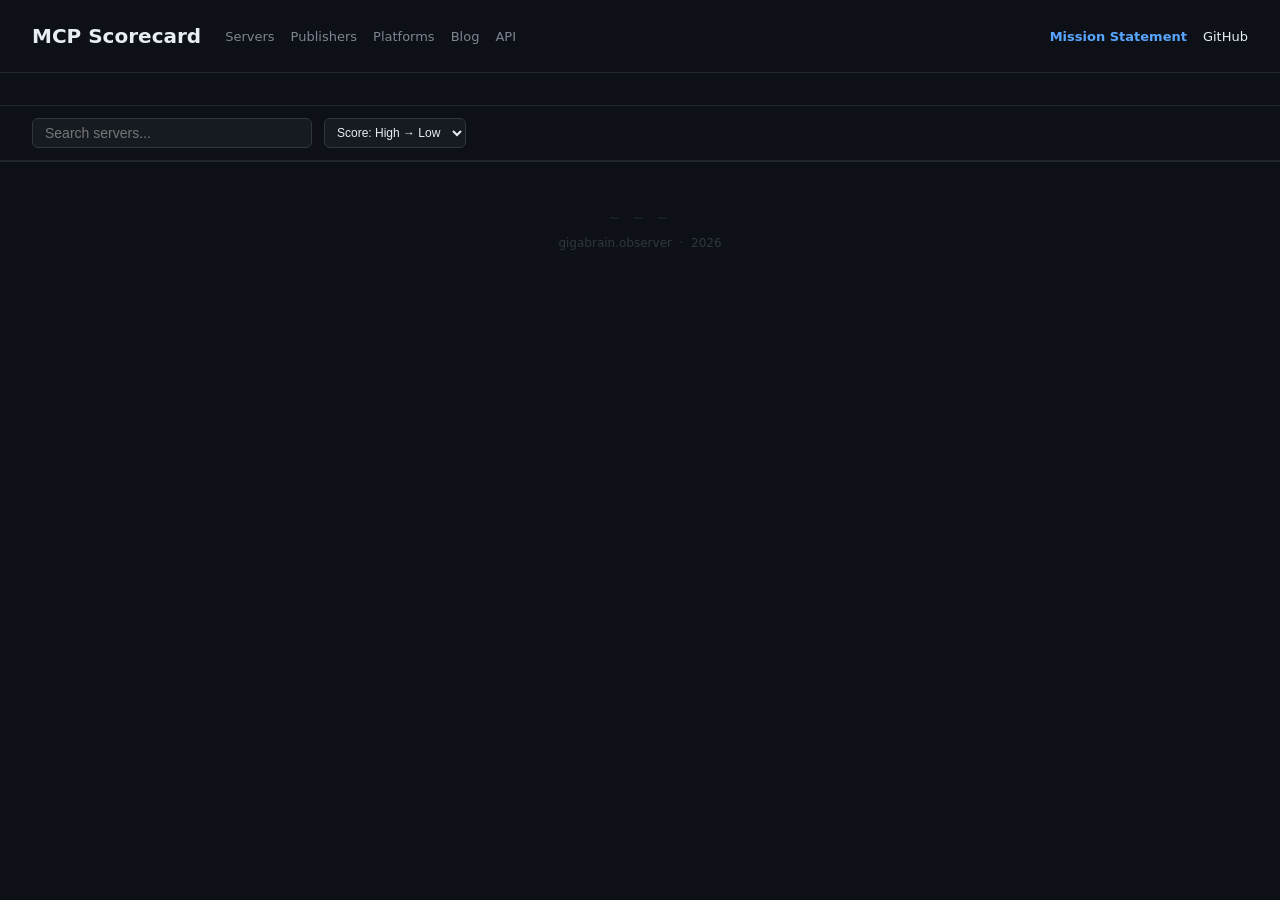
<file: index.html>
<!DOCTYPE html>
<html lang="en">
<head>
<meta charset="UTF-8">
<meta name="viewport" content="width=device-width, initial-scale=1.0">
<title>MCP Scorecard — Trust Scores for Every MCP Server</title>
<meta name="description" content="Open-source trust scoring for the MCP ecosystem. Browse 3,100+ servers with provenance, maintenance, popularity, and permission signals.">
<meta property="og:title" content="MCP Scorecard — Trust Scores for Every MCP Server">
<meta property="og:description" content="Open-source trust scoring for the MCP ecosystem. Browse 3,100+ servers with provenance, maintenance, popularity, and permission signals.">
<meta property="og:type" content="website">
<meta property="og:url" content="https://mcp-scorecard.ai/">
<meta name="twitter:card" content="summary">
<meta name="twitter:title" content="MCP Scorecard — Trust Scores for Every MCP Server">
<meta name="twitter:description" content="Open-source trust scoring for the MCP ecosystem. Browse 3,100+ servers scored on provenance, maintenance, popularity, and permissions.">
<link rel="icon" type="image/svg+xml" href="favicon.svg">
<style>
  * { margin: 0; padding: 0; box-sizing: border-box; }
  body { font-family: -apple-system, BlinkMacSystemFont, 'Segoe UI', system-ui, sans-serif; background: #0d1117; color: #e6edf3; }

  /* Header */
  .header { padding: 24px 32px; border-bottom: 1px solid #21262d; display: flex; align-items: center; gap: 24px; flex-wrap: wrap; }
  .header h1 { font-size: 20px; font-weight: 600; white-space: nowrap; }
  .header h1 a { color: #e6edf3; text-decoration: none; }
  .header h1 a:hover { color: #58a6ff; }
  .header .nav { display: flex; gap: 16px; font-size: 13px; }
  .header .nav a { color: #7d8590; text-decoration: none; }
  .header .nav a:hover { color: #58a6ff; }
  .header .meta { font-size: 13px; color: #7d8590; display: flex; gap: 16px; margin-left: auto; align-items: center; }
  .header .meta a:hover { text-decoration: underline; }

  /* Stats bar */
  .stats-bar { padding: 16px 32px; border-bottom: 1px solid #21262d; display: flex; gap: 24px; flex-wrap: wrap; align-items: center; }
  .stat { text-align: center; }
  .stat-sep { width: 1px; height: 36px; background: #30363d; flex-shrink: 0; }
  .stat .num { font-size: 22px; font-weight: 700; }
  .stat .label { font-size: 11px; color: #7d8590; text-transform: uppercase; letter-spacing: 0.5px; }
  .band-high .num { color: #3fb950; }
  .band-mod .num { color: #58a6ff; }
  .band-low .num { color: #d29922; }
  .band-vlow .num { color: #f85149; }
  .band-unk .num { color: #6e7681; }

  /* Controls */
  .controls { padding: 12px 32px; border-bottom: 1px solid #21262d; display: flex; gap: 12px; align-items: center; flex-wrap: wrap; }
  .search { background: #161b22; border: 1px solid #30363d; color: #e6edf3; padding: 6px 12px; border-radius: 6px; font-size: 14px; width: 280px; }
  .search:focus { outline: none; border-color: #58a6ff; }
  .filter-btn { background: #21262d; border: 1px solid #30363d; color: #7d8590; padding: 4px 12px; border-radius: 20px; font-size: 12px; cursor: pointer; }
  .filter-btn:hover, .filter-btn.active { background: #30363d; color: #e6edf3; border-color: #58a6ff; }

  /* Filter panel */
  .filter-panel { border-bottom: 1px solid #21262d; }
  .filter-row { padding: 5px 32px; display: flex; gap: 5px; align-items: center; flex-wrap: nowrap; }
  .filter-row + .filter-row { border-top: 1px solid rgba(33,38,45,0.5); }
  .filter-row-label { font-size: 10px; font-weight: 600; text-transform: uppercase; letter-spacing: 0.5px; width: 84px; flex-shrink: 0; }
  .pill-lead { display: flex; align-items: center; gap: 5px; width: 160px; flex-shrink: 0; }
  .pill-sep { width: 1px; height: 18px; background: #21262d; flex-shrink: 0; }
  .pill-rest { display: flex; gap: 5px; align-items: center; flex-wrap: wrap; }

  /* Pill base */
  .pill {
    padding: 3px 10px;
    border-radius: 4px;
    font-size: 11px;
    font-weight: 600;
    cursor: pointer;
    transition: all 0.15s;
    border: 1px solid;
  }
  .pill .pill-count { font-weight: 400; opacity: 0.6; margin-left: 3px; font-size: 10px; }

  /* Green positive pill (lead pill in each row) */
  .pill-positive { background: rgba(63,185,80,0.08); border-color: rgba(63,185,80,0.25); color: #3fb950; }
  .pill-positive:hover { background: rgba(63,185,80,0.18); border-color: #3fb950; }
  .pill-positive.active { background: rgba(63,185,80,0.3); border-color: #3fb950; color: #fff; }

  /* Row labels */
  .filter-row-label.credentials { color: #f85149; }
  .filter-row-label.source { color: #f85149; }
  .filter-row-label.provenance { color: #3fb950; }
  .filter-row-label.description { color: #7d8590; }
  .filter-row-label.activity { color: #a371f7; }
  .filter-row-label.popularity { color: #d29922; }
  .filter-row-label.license { color: #58a6ff; }

  /* Severity pills — match detail badge colors */
  .pill-critical { background: rgba(248,81,73,0.18); border-color: rgba(248,81,73,0.3); color: #f85149; }
  .pill-critical:hover { background: rgba(248,81,73,0.28); border-color: #f85149; }
  .pill-critical.active { background: rgba(248,81,73,0.4); border-color: #f85149; color: #fff; }

  .pill-warning { background: rgba(210,153,34,0.18); border-color: rgba(210,153,34,0.3); color: #d29922; }
  .pill-warning:hover { background: rgba(210,153,34,0.28); border-color: #d29922; }
  .pill-warning.active { background: rgba(210,153,34,0.4); border-color: #d29922; color: #fff; }

  .pill-info { background: rgba(110,118,129,0.15); border-color: rgba(110,118,129,0.25); color: #7d8590; }
  .pill-info:hover { background: rgba(110,118,129,0.25); border-color: #7d8590; }
  .pill-info.active { background: rgba(110,118,129,0.35); border-color: #7d8590; color: #fff; }

  .pill-good { background: rgba(63,185,80,0.12); border-color: rgba(63,185,80,0.25); color: #3fb950; }
  .pill-good:hover { background: rgba(63,185,80,0.22); border-color: #3fb950; }
  .pill-good.active { background: rgba(63,185,80,0.35); border-color: #3fb950; color: #fff; }

  .pill-neutral { background: rgba(136,146,158,0.12); border-color: rgba(136,146,158,0.25); color: #8b949e; }
  .pill-neutral:hover { background: rgba(136,146,158,0.22); border-color: #8b949e; }
  .pill-neutral.active { background: rgba(136,146,158,0.35); border-color: #8b949e; color: #fff; }

  .pill-new { background: rgba(163,113,247,0.15); border-color: rgba(163,113,247,0.25); color: #a371f7; }
  .pill-new:hover { background: rgba(163,113,247,0.25); border-color: #a371f7; }
  .pill-new.active { background: rgba(163,113,247,0.35); border-color: #a371f7; color: #fff; }
  .sort-select { background: #161b22; border: 1px solid #30363d; color: #e6edf3; padding: 6px 8px; border-radius: 6px; font-size: 12px; }
  .count-label { font-size: 13px; color: #7d8590; margin-left: auto; }

  /* List */
  .list { display: flex; flex-direction: column; }

  /* Condensed row */
  .row { display: flex; align-items: center; gap: 12px; padding: 8px 32px; border-bottom: 1px solid #21262d; cursor: pointer; }
  .row:hover { background: #161b22; }
  .row.expanded { background: #161b22; border-bottom-color: transparent; }
  .row-name { font-size: 13px; font-weight: 600; color: #e6edf3; white-space: nowrap; overflow: hidden; text-overflow: ellipsis; min-width: 0; display: flex; align-items: center; gap: 5px; }
  .row-name .ns { color: #7d8590; font-weight: 400; text-decoration: none; }
  .row-name .ns:hover { color: #58a6ff; text-decoration: underline; }
  .row-link { color: #58a6ff; text-decoration: none; flex-shrink: 0; font-size: 12px; line-height: 1; opacity: 0.7; }
  .row-link:hover { opacity: 1; }
  .verified-badge { flex-shrink: 0; display: inline-flex; align-items: center; }
  .unid-lic-badge { flex-shrink: 0; display: inline-flex; align-items: center; cursor: help; }

  /* Score pill in row */
  .score-pill { padding: 2px 8px; border-radius: 4px; font-size: 12px; font-weight: 700; flex-shrink: 0; min-width: 32px; text-align: center; }
  .score-high { background: rgba(63,185,80,0.15); color: #3fb950; }
  .score-mod { background: rgba(88,166,255,0.15); color: #58a6ff; }
  .score-low { background: rgba(210,153,34,0.15); color: #d29922; }
  .score-vlow { background: rgba(248,81,73,0.15); color: #f85149; }
  .score-unk { background: rgba(110,118,129,0.15); color: #6e7681; }

  /* Inline flags in condensed row */
  .row-flags { display: flex; gap: 4px; flex-shrink: 0; }
  .row-flag { font-size: 10px; padding: 1px 6px; border-radius: 3px; font-weight: 700; white-space: nowrap; }
  .row-flag-critical { background: rgba(248,81,73,0.18); color: #f85149; }
  .row-flag-warning { background: rgba(210,153,34,0.18); color: #d29922; }
  .row-flag-info { background: rgba(110,118,129,0.12); color: #7d8590; }

  /* Row targets */
  .row-targets { display: flex; gap: 3px; flex-shrink: 0; margin-left: auto; }
  .row-target { font-size: 10px; padding: 1px 5px; border-radius: 3px; background: rgba(88,166,255,0.08); color: #58a6ff; white-space: nowrap; }

  /* Row popularity metrics */
  .row-pop { display: flex; gap: 10px; font-size: 11px; color: #7d8590; flex-shrink: 0; }
  .row-pop span { display: flex; align-items: center; gap: 2px; }
  .row-pop .val { color: #8b949e; font-weight: 600; }

  /* Expand chevron */
  .row-chevron { color: #484f58; font-size: 10px; flex-shrink: 0; transition: transform 0.15s; }
  .row.expanded .row-chevron { transform: rotate(90deg); }

  /* Detail panel */
  .detail { display: none; padding: 12px 32px 16px 76px; background: #161b22; border-bottom: 1px solid #21262d; }
  .detail.open { display: flex; flex-direction: column; gap: 10px; }

  /* Badge groups */
  .badge-group { display: flex; flex-direction: column; gap: 4px; }
  .badge-group-label { font-size: 9px; font-weight: 600; text-transform: uppercase; letter-spacing: 0.5px; color: #484f58; }
  .badge-row { display: flex; flex-wrap: wrap; gap: 3px; }

  /* Badge base */
  .badge {
    display: inline-flex;
    align-items: center;
    font-size: 10px;
    font-weight: 500;
    padding: 2px 7px;
    border-radius: 3px;
    line-height: 1.4;
    white-space: nowrap;
  }

  /* Security flag badges */
  .badge-flag-critical { background: rgba(248,81,73,0.18); color: #f85149; font-weight: 700; }
  .badge-flag-warning { background: rgba(210,153,34,0.18); color: #d29922; font-weight: 600; }
  .badge-flag-info { background: rgba(110,118,129,0.15); color: #7d8590; }

  /* Boolean badges */
  .badge-bool-true { background: rgba(63,185,80,0.12); color: #3fb950; }
  .badge-bool-false { background: rgba(110,118,129,0.08); color: #393e46; }

  /* Enum badges by level */
  .badge-enum-good { background: rgba(63,185,80,0.12); color: #3fb950; }
  .badge-enum-neutral { background: rgba(136,146,158,0.12); color: #8b949e; }
  .badge-enum-warning { background: rgba(210,153,34,0.15); color: #d29922; }
  .badge-enum-critical { background: rgba(248,81,73,0.15); color: #f85149; }
  .badge-enum-new { background: rgba(163,113,247,0.15); color: #a371f7; }

  /* Detail popularity */
  .detail-pop {
    display: flex;
    gap: 14px;
    font-size: 11px;
    color: #7d8590;
  }
  .detail-pop span { display: flex; align-items: center; gap: 3px; }
  .detail-pop .val { color: #e6edf3; font-weight: 600; }

  .footer { padding: 32px 32px 24px; text-align: center; margin-top: 16px; }
  .footer-squig { color: #21262d; font-size: 14px; letter-spacing: 4px; margin-bottom: 10px; }
  .footer-text { font-size: 12px; color: #30363d; }
  .footer-text a { color: #30363d; text-decoration: none; }
  .footer-text a:hover { color: #58a6ff; }
</style>
<script src="js/supabase.js"></script>
</head>
<body>

<div class="header">
  <h1><a href="./">MCP Scorecard</a></h1>
  <div class="nav">
    <a href="./">Servers</a>
    <a href="publishers.html">Publishers</a>
    <a href="platforms.html">Platforms</a>
    <a href="blog.html">Blog</a>
    <a href="api.html">API</a>
  </div>
  <div class="meta">
    <span id="generated"></span>
    <span id="version"></span>
    <a href="about.html" style="color:#58a6ff;font-weight:600;text-decoration:none;">Mission Statement</a>
    <a href="https://github.com/gigabrainobserver/mcp-scorecard" style="color:#e6edf3;text-decoration:none;">GitHub</a>
  </div>
</div>

<div class="stats-bar" id="stats-bar"></div>

<div class="controls">
  <input type="text" class="search" id="search" placeholder="Search servers...">
  <select class="sort-select" id="sort">
    <option value="score-desc">Score: High &rarr; Low</option>
    <option value="score-asc">Score: Low &rarr; High</option>
    <option value="name-asc">Name: A &rarr; Z</option>
    <option value="flags-desc">Most Flags</option>
    <option value="stars-desc">Most Stars</option>
  </select>
  <span class="count-label" id="count-label"></span>
</div>

<div class="filter-panel" id="filter-panel"></div>

<div class="list" id="list"></div>

<script>
let allServers = [];

// Filter state: per-row sets. Within a row = OR, across rows = AND.
const filters = {
  credentials: new Set(),
  source: new Set(),
  quality: new Set(),
  provenance: new Set(),
  activity: new Set(),
  popularity: new Set(),
  license: new Set(),
};

function scoreClass(s) {
  if (s >= 80) return 'high';
  if (s >= 60) return 'mod';
  if (s >= 40) return 'low';
  if (s >= 20) return 'vlow';
  return 'unk';
}

function fmtNum(n) {
  if (n >= 1000000) return (n / 1000000).toFixed(1) + 'M';
  if (n >= 1000) return (n / 1000).toFixed(1) + 'k';
  return String(n);
}

const FLAG_SEV = {
  'DEAD_ENTRY':'critical','NO_SOURCE':'critical','SENSITIVE_CRED_REQUEST':'critical',
  'HIGH_SECRET_DEMAND':'warning','STAGING_ARTIFACT':'warning','REPO_ARCHIVED':'warning',
  'TEMPLATE_DESCRIPTION':'info','DESCRIPTION_DUPLICATE':'info',
};
const FLAG_SHORT = {
  'SENSITIVE_CRED_REQUEST':'Sensitive Creds','DEAD_ENTRY':'Dead Entry','NO_SOURCE':'No Source',
  'HIGH_SECRET_DEMAND':'Many Secrets','REPO_ARCHIVED':'Archived','STAGING_ARTIFACT':'Staging',
  'DESCRIPTION_DUPLICATE':'Dup Desc','TEMPLATE_DESCRIPTION':'Template',
};

function renderBadge(b) {
  if (b.type === 'flag') return `<span class="badge badge-flag-${b.severity}">${b.label}</span>`;
  if (b.type === 'bool') return `<span class="badge ${b.value ? 'badge-bool-true' : 'badge-bool-false'}">${b.label}</span>`;
  if (b.type === 'enum') return `<span class="badge badge-enum-${b.level}">${b.label}: ${b.value}</span>`;
  return '';
}

function renderRow(name, s, idx) {
  const cls = scoreClass(s.trust_score);
  const parts = name.split('/');
  const ns = parts[0];
  const id = parts.slice(1).join('/');
  const badges = s.badges || {};
  const pop = badges.popularity || {};
  const repoUrl = s.install?.repo_url || s.signals?.repo_url || null;
  const linkIcon = repoUrl
    ? `<a class="row-link" href="${repoUrl}" target="_blank" rel="noopener" title="${repoUrl}" onclick="event.stopPropagation()"><svg width="12" height="12" viewBox="0 0 16 16" fill="currentColor"><path d="M7.775 3.275a.75.75 0 001.06 1.06l1.25-1.25a2 2 0 112.83 2.83l-2.5 2.5a2 2 0 01-2.83 0 .75.75 0 00-1.06 1.06 3.5 3.5 0 004.95 0l2.5-2.5a3.5 3.5 0 00-4.95-4.95l-1.25 1.25zm-4.69 9.64a2 2 0 010-2.83l2.5-2.5a2 2 0 012.83 0 .75.75 0 001.06-1.06 3.5 3.5 0 00-4.95 0l-2.5 2.5a3.5 3.5 0 004.95 4.95l1.25-1.25a.75.75 0 00-1.06-1.06l-1.25 1.25a2 2 0 01-2.83 0z"/></svg></a>`
    : '';

  const verifiedIcon = s.verified_publisher
    ? `<span class="verified-badge" title="Verified Publisher"><svg width="14" height="14" viewBox="0 0 24 24" fill="none"><circle cx="12" cy="12" r="10" fill="#58a6ff"/><path d="M9 12l2 2 4-4" stroke="#0d1117" stroke-width="3.5" stroke-linecap="round" stroke-linejoin="round" fill="none"/><path d="M9 12l2 2 4-4" stroke="#fff" stroke-width="2.5" stroke-linecap="round" stroke-linejoin="round" fill="none"/></svg></span>`
    : '';

  const unidentifiedLicIcon = s.signals?.github_license === 'NOASSERTION'
    ? `<span class="unid-lic-badge" title="Unidentified License"><svg width="14" height="14" viewBox="0 0 24 24" fill="none"><path d="M12 2L1 21h22L12 2z" fill="#d29922"/><text x="12" y="18" text-anchor="middle" font-size="14" font-weight="bold" fill="#0d1117">!</text></svg></span>`
    : '';

  // Condensed row: flags (only critical/warning in condensed view)
  const rowFlags = s.flags
    .filter(f => FLAG_SEV[f] !== 'info')
    .map(f => `<span class="row-flag row-flag-${FLAG_SEV[f] || 'info'}">${FLAG_SHORT[f] || f}</span>`)
    .join('');

  // Condensed row: targets
  const rowTargets = (s.targets || [])
    .map(t => `<span class="row-target">${t}</span>`)
    .join('');

  // Condensed row: popularity
  const popParts = [];
  if (pop.stars > 0) popParts.push(`<span>&#9733; <span class="val">${fmtNum(pop.stars)}</span></span>`);
  if (pop.forks > 0) popParts.push(`<span>&#9741; <span class="val">${fmtNum(pop.forks)}</span></span>`);
  if (pop.watchers > 0) popParts.push(`<span>&#9737; <span class="val">${fmtNum(pop.watchers)}</span></span>`);

  // Detail: badge groups
  const secBadges = (badges.security || []).map(renderBadge).join('');
  const provBadges = (badges.provenance || []).map(renderBadge).join('');
  const actBadges = (badges.activity || []).map(renderBadge).join('');

  const detailPop = (pop.stars > 0 || pop.forks > 0)
    ? `<div class="detail-pop">
        ${pop.stars > 0 ? `<span>&#9733; <span class="val">${fmtNum(pop.stars)}</span> stars</span>` : ''}
        ${pop.forks > 0 ? `<span>&#9741; <span class="val">${fmtNum(pop.forks)}</span> forks</span>` : ''}
        ${pop.watchers > 0 ? `<span>&#9737; <span class="val">${fmtNum(pop.watchers)}</span> watchers</span>` : ''}
      </div>` : '';

  // Install info
  const install = s.install || {};
  const pkgTypes = install.package_types || [];
  const pkgIds = install.package_identifiers || [];
  const transports = install.transport_types || [];
  const envVars = install.env_vars || [];
  const version = install.version;
  let installHtml = '';
  if (pkgTypes.length > 0 || transports.length > 0 || envVars.length > 0) {
    let parts = [];
    for (let i = 0; i < pkgTypes.length; i++) {
      const ptype = pkgTypes[i];
      const pid = pkgIds[i] || '';
      if (ptype === 'npm') {
        parts.push(`<span class="badge badge-enum-good" title="Click to copy" style="cursor:pointer" onclick="event.stopPropagation();navigator.clipboard.writeText('npx -y ${pid}');this.textContent='Copied!';setTimeout(()=>this.textContent='npm: npx -y ${pid}',1000)">npm: npx -y ${pid}</span>`);
      } else if (ptype === 'pypi') {
        parts.push(`<span class="badge badge-enum-good" title="Click to copy" style="cursor:pointer" onclick="event.stopPropagation();navigator.clipboard.writeText('uvx ${pid}');this.textContent='Copied!';setTimeout(()=>this.textContent='pypi: uvx ${pid}',1000)">pypi: uvx ${pid}</span>`);
      } else {
        parts.push(`<span class="badge badge-enum-neutral">${ptype}: ${pid}</span>`);
      }
    }
    for (const t of transports) {
      const lvl = t === 'stdio' ? 'good' : 'neutral';
      parts.push(`<span class="badge badge-enum-${lvl}">${t}</span>`);
    }
    if (version) {
      parts.push(`<span class="badge badge-enum-neutral">v${version}</span>`);
    }
    installHtml = `<div class="badge-group"><span class="badge-group-label">Install</span><div class="badge-row">${parts.join('')}</div></div>`;
    if (envVars.length > 0) {
      const evBadges = envVars.map(ev => {
        const req = ev.is_required ? 'required' : 'optional';
        const sec = ev.is_secret ? ', secret' : '';
        const lvl = ev.is_secret && ev.is_required ? 'warning' : (ev.is_required ? 'neutral' : 'good');
        return `<span class="badge badge-enum-${lvl}" title="${req}${sec}">${ev.name}</span>`;
      }).join('');
      installHtml += `<div class="badge-group"><span class="badge-group-label">Env Vars</span><div class="badge-row">${evBadges}</div></div>`;
    }
  }

  return `<div class="row" data-idx="${idx}" onclick="toggleDetail(${idx})">
      <span class="row-chevron">&#9654;</span>
      <span class="score-pill score-${cls}">${s.trust_score}</span>
      <span class="row-name">${linkIcon}<a class="ns" href="publisher.html#${ns}" onclick="event.stopPropagation()">${ns}/</a>${id}${verifiedIcon}${unidentifiedLicIcon}</span>
      <span class="row-flags">${rowFlags}</span>
      <span class="row-targets">${rowTargets}</span>
      <span class="row-pop">${popParts.join('')}</span>
    </div>
    <div class="detail" id="detail-${idx}">${s.verified_publisher ? `<div style="display:flex;align-items:center;gap:6px;margin-bottom:2px"><span class="verified-badge" title="Verified Publisher"><svg width="16" height="16" viewBox="0 0 24 24" fill="none"><circle cx="12" cy="12" r="10" fill="#58a6ff"/><path d="M9 12l2 2 4-4" stroke="#0d1117" stroke-width="3.5" stroke-linecap="round" stroke-linejoin="round" fill="none"/><path d="M9 12l2 2 4-4" stroke="#fff" stroke-width="2.5" stroke-linecap="round" stroke-linejoin="round" fill="none"/></svg></span><span style="font-size:11px;color:#58a6ff;font-weight:600">Verified Publisher</span></div>` : ''}
      <div class="badge-group"><span class="badge-group-label">Security</span><div class="badge-row">${secBadges}</div></div>
      <div class="badge-group"><span class="badge-group-label">Provenance</span><div class="badge-row">${provBadges}</div></div>
      <div class="badge-group"><span class="badge-group-label">Activity</span><div class="badge-row">${actBadges}</div></div>
      ${detailPop}
      ${installHtml}
    </div>`;
}

function toggleDetail(idx) {
  const row = document.querySelector(`.row[data-idx="${idx}"]`);
  const detail = document.getElementById('detail-' + idx);
  const wasOpen = detail.classList.contains('open');
  // Close any open detail
  document.querySelectorAll('.detail.open').forEach(d => d.classList.remove('open'));
  document.querySelectorAll('.row.expanded').forEach(r => r.classList.remove('expanded'));
  if (!wasOpen) {
    detail.classList.add('open');
    row.classList.add('expanded');
  }
}

// Flag groupings
const CRED_FLAGS = ['SENSITIVE_CRED_REQUEST', 'HIGH_SECRET_DEMAND'];
const SOURCE_FLAGS = ['DEAD_ENTRY', 'NO_SOURCE', 'REPO_ARCHIVED'];
const QUALITY_FLAGS = ['TEMPLATE_DESCRIPTION', 'DESCRIPTION_DUPLICATE', 'STAGING_ARTIFACT'];

// Filter matchers — returns true if server matches ANY active pill in the row. Across rows = AND.
function matchRow(s, cat) {
  const f = filters[cat];
  if (f.size === 0) return true;
  // Positive pills start with +
  for (const v of f) {
    if (v.startsWith('+')) {
      // Positive: must have NONE of the group's flags
      if (v === '+clean_creds' && !s.flags.some(fl => CRED_FLAGS.includes(fl))) return true;
      if (v === '+has_source' && !s.flags.some(fl => SOURCE_FLAGS.includes(fl))) return true;
      if (v === '+original' && !s.flags.some(fl => QUALITY_FLAGS.includes(fl))) return true;
      if (v === '+full_prov') {
        const prov = s.badges?.provenance || [];
        const has = (k) => prov.find(p => p.key === k)?.value;
        const licBadge = prov.find(p => p.key === 'license');
        const hasLic = licBadge && licBadge.level !== 'critical';
        if (has('has_source_repo') && hasLic && has('has_installable_package')) return true;
      }
      if (v === '+active') {
        const act = s.badges?.activity || [];
        const commits = act.find(a => a.key === 'commit_activity')?.value;
        const push = act.find(a => a.key === 'last_push')?.value;
        if ((commits === 'active' || commits === 'regular') && (push === '< 30 days' || push === '< 6 months')) return true;
      }
      if (v === '+popular') {
        if ((s.badges?.popularity?.stars || 0) >= 100) return true;
      }
      if (v === '+licensed') {
        if ((s.signals?.license_category || 'unknown') !== 'unknown') return true;
      }
    }
    // Flag-based pills
    else if (s.flags.includes(v)) return true;
    // Provenance missing pills
    else if (v.startsWith('no:')) {
      const prov = s.badges?.provenance || [];
      const p = prov.find(p => p.key === v.slice(3));
      if (p && !p.value) return true;
    }
    // License pills
    else if (v === 'lic:permissive' && s.signals?.license_category === 'permissive') return true;
    else if (v === 'lic:MIT' && s.signals?.github_license === 'MIT') return true;
    else if (v === 'lic:copyleft' && s.signals?.license_category === 'copyleft') return true;
    else if (v === 'lic:none' && (s.signals?.license_category || 'unknown') === 'unknown' && s.signals?.github_license !== 'NOASSERTION') return true;
    else if (v === 'lic:unidentified' && s.signals?.github_license === 'NOASSERTION') return true;
    // Star pills
    else if (v === 'stars:0' && (s.badges?.popularity?.stars || 0) === 0) return true;
    else if (v === 'stars:10' && (s.badges?.popularity?.stars || 0) >= 10) return true;
    else if (v === 'stars:100' && (s.badges?.popularity?.stars || 0) >= 100) return true;
    else if (v === 'stars:1000' && (s.badges?.popularity?.stars || 0) >= 1000) return true;
    // Activity enum pills
    else if (v.includes(':')) {
      const act = s.badges?.activity || [];
      for (const a of act) {
        if ((a.key + ':' + a.value) === v) return true;
      }
    }
  }
  return false;
}

function render() {
  const q = document.getElementById('search').value.toLowerCase();
  const sort = document.getElementById('sort').value;

  let filtered = allServers.filter(([name, s]) => {
    if (q && !name.toLowerCase().includes(q)) return false;
    for (const cat of Object.keys(filters)) {
      if (!matchRow(s, cat)) return false;
    }
    return true;
  });

  // Sort
  if (sort === 'score-desc') filtered.sort((a, b) => b[1].trust_score - a[1].trust_score);
  else if (sort === 'score-asc') filtered.sort((a, b) => a[1].trust_score - b[1].trust_score);
  else if (sort === 'name-asc') filtered.sort((a, b) => a[0].localeCompare(b[0]));
  else if (sort === 'flags-desc') filtered.sort((a, b) => b[1].flags.length - a[1].flags.length || b[1].trust_score - a[1].trust_score);
  else if (sort === 'stars-desc') filtered.sort((a, b) => ((b[1].badges?.popularity?.stars||0) - (a[1].badges?.popularity?.stars||0)));

  document.getElementById('list').innerHTML = filtered.map(([n, s], i) => renderRow(n, s, i)).join('');
  document.getElementById('count-label').textContent = `${filtered.length} of ${allServers.length} servers`;
}

async function init() {
  const data = await fetchServers();

  document.getElementById('generated').textContent = `Last Updated: ${new Date().toLocaleDateString()}`;
  document.getElementById('version').textContent = '';

  allServers = Object.entries(data.servers);

  // Stats
  const bands = { high: 0, mod: 0, low: 0, vlow: 0, unk: 0 };
  const flagCounts = {};
  let totalScore = 0;
  for (const [, s] of allServers) {
    bands[scoreClass(s.trust_score)]++;
    totalScore += s.trust_score;
    for (const f of s.flags) flagCounts[f] = (flagCounts[f] || 0) + 1;
  }
  const avg = Math.round(totalScore / allServers.length);
  const flagged = allServers.filter(([,s]) => s.flags.length > 0).length;

  document.getElementById('stats-bar').innerHTML = `
    <div class="stat"><div class="num">${allServers.length}</div><div class="label">Servers</div></div>
    <div class="stat-sep"></div>
    <div class="stat band-high"><div class="num">${bands.high}</div><div class="label">High Trust</div></div>
    <div class="stat band-mod"><div class="num">${bands.mod}</div><div class="label">Moderate</div></div>
    <div class="stat band-low"><div class="num">${bands.low}</div><div class="label">Low Trust</div></div>
    <div class="stat band-vlow"><div class="num">${bands.vlow}</div><div class="label">Very Low</div></div>
    <div class="stat-sep"></div>
    <div class="stat band-unk"><div class="num">${bands.unk}</div><div class="label">Suspicious</div></div>
    <div class="stat"><div class="num" style="color:#f85149">${flagged}</div><div class="label">Flagged</div></div>
  `;

  // --- Build filter panel ---

  // Pre-compute counts
  const provCounts = {};
  const actCounts = {};
  let starBuckets = { 0: 0, 10: 0, 100: 0, 1000: 0 };
  let cleanCreds = 0, hasSource = 0, original = 0, fullProv = 0, activeDevs = 0, popular = 0;
  let licCounts = { permissive: 0, copyleft: 0, none: 0, unidentified: 0, licensed: 0 };

  for (const [, s] of allServers) {
    // Positive counts
    if (!s.flags.some(f => CRED_FLAGS.includes(f))) cleanCreds++;
    if (!s.flags.some(f => SOURCE_FLAGS.includes(f))) hasSource++;
    if (!s.flags.some(f => QUALITY_FLAGS.includes(f))) original++;

    const prov = s.badges?.provenance || [];
    const has = (k) => prov.find(p => p.key === k)?.value;
    const licBadge = prov.find(p => p.key === 'license');
    const hasLic = licBadge && licBadge.level !== 'critical';
    if (has('has_source_repo') && hasLic && has('has_installable_package')) fullProv++;

    const act = s.badges?.activity || [];
    const commits = act.find(a => a.key === 'commit_activity')?.value;
    const push = act.find(a => a.key === 'last_push')?.value;
    if ((commits === 'active' || commits === 'regular') && (push === '< 30 days' || push === '< 6 months')) activeDevs++;

    const stars = s.badges?.popularity?.stars || 0;
    if (stars >= 100) popular++;
    if (stars === 0) starBuckets[0]++;
    if (stars >= 10) starBuckets[10]++;
    if (stars >= 100) starBuckets[100]++;
    if (stars >= 1000) starBuckets[1000]++;

    // License
    const licCat = s.signals?.license_category || 'unknown';
    if (licCat !== 'unknown') licCounts.licensed++;
    licCounts[licCat] = (licCounts[licCat] || 0) + 1;
    if (s.signals?.github_license === 'MIT') licCounts.MIT = (licCounts.MIT || 0) + 1;
    if (licCat === 'unknown') {
      if (s.signals?.github_license === 'NOASSERTION') licCounts.unidentified++;
      else licCounts.none++;
    }

    // Provenance missing
    for (const b of prov) {
      if (!b.value) provCounts['no:' + b.key] = (provCounts['no:' + b.key] || 0) + 1;
    }
    // Activity enums
    for (const b of act) {
      const k = b.key + ':' + b.value;
      actCounts[k] = (actCounts[k] || 0) + 1;
    }
  }

  const sep = '<span class="pill-sep"></span>';
  function pillRow(posPill, negPills) {
    return `<div class="pill-lead">${posPill}${sep}</div><div class="pill-rest">${negPills}</div>`;
  }

  // Severity per flag — matches badge-flag-{severity} in detail view
  const PILL_SEV = {
    'SENSITIVE_CRED_REQUEST': 'critical', 'HIGH_SECRET_DEMAND': 'warning',
    'DEAD_ENTRY': 'critical', 'NO_SOURCE': 'critical', 'REPO_ARCHIVED': 'warning',
    'TEMPLATE_DESCRIPTION': 'info', 'DESCRIPTION_DUPLICATE': 'info', 'STAGING_ARTIFACT': 'warning',
  };
  // Activity pill levels — matches badge-enum-{level} in detail view
  const ACT_SEV = {
    'commit_activity:dormant': 'critical', 'last_push:> 1 year': 'critical',
    'contributors:solo': 'neutral', 'repo_age:< 90 days': 'new',
    'contributors:community': 'good',
  };

  function flagPill(flag, label, cat) {
    const sev = PILL_SEV[flag] || 'info';
    return `<button class="pill pill-${sev}" data-cat="${cat}" data-val="${flag}">${label}<span class="pill-count">${flagCounts[flag]}</span></button>`;
  }

  // Row 1: Credentials
  const credPills = pillRow(
    `<button class="pill pill-positive" data-cat="credentials" data-val="+clean_creds">Clean Credentials<span class="pill-count">${cleanCreds}</span></button>`,
    [['SENSITIVE_CRED_REQUEST', 'Sensitive Creds'], ['HIGH_SECRET_DEMAND', 'Many Secrets']]
      .filter(([f]) => flagCounts[f])
      .map(([f, l]) => flagPill(f, l, 'credentials')).join('')
  );

  // Row 2: Source
  const srcPills = pillRow(
    `<button class="pill pill-positive" data-cat="source" data-val="+has_source">Has Source<span class="pill-count">${hasSource}</span></button>`,
    [['DEAD_ENTRY', 'Dead Entry'], ['NO_SOURCE', 'No Source'], ['REPO_ARCHIVED', 'Archived']]
      .filter(([f]) => flagCounts[f])
      .map(([f, l]) => flagPill(f, l, 'source')).join('')
  );

  // Row 3: Description
  const qualPills = pillRow(
    `<button class="pill pill-positive" data-cat="quality" data-val="+original">Original<span class="pill-count">${original}</span></button>`,
    [['TEMPLATE_DESCRIPTION', 'Template Desc'], ['DESCRIPTION_DUPLICATE', 'Duplicate Desc'], ['STAGING_ARTIFACT', 'Staging']]
      .filter(([f]) => flagCounts[f])
      .map(([f, l]) => flagPill(f, l, 'quality')).join('')
  );

  // Row 4: Provenance — missing signals show as warning (matches badge-bool-false tone)
  const provPills = pillRow(
    `<button class="pill pill-positive" data-cat="provenance" data-val="+full_prov">Full Provenance<span class="pill-count">${fullProv}</span></button>`,
    [
      ['no:has_source_repo', 'No Repo'], ['no:has_license', 'No License'],
      ['no:has_installable_package', 'No Package'], ['no:namespace_matches_owner', 'No NS Match'],
      ['no:has_security_md', 'No SECURITY.md'],
    ].filter(([k]) => provCounts[k])
     .map(([k, l]) => `<button class="pill pill-warning" data-cat="provenance" data-val="${k}">${l}<span class="pill-count">${provCounts[k]}</span></button>`).join('')
  );

  // Row 5: Activity — each pill matches its enum level in detail view
  const actPills = pillRow(
    `<button class="pill pill-positive" data-cat="activity" data-val="+active">Active<span class="pill-count">${activeDevs}</span></button>`,
    [
      ['commit_activity:dormant', 'Dormant'], ['last_push:> 1 year', 'Stale > 1yr'],
      ['contributors:solo', 'Solo Dev'], ['repo_age:< 90 days', 'New Repo'],
      ['contributors:community', 'Community'],
    ].filter(([k]) => actCounts[k])
     .map(([k, l]) => `<button class="pill pill-${ACT_SEV[k] || 'neutral'}" data-cat="activity" data-val="${k}">${l}<span class="pill-count">${actCounts[k]}</span></button>`).join('')
  );

  // Row 6: Popularity — neutral for low, good for high
  const popPills = pillRow(
    `<button class="pill pill-positive" data-cat="popularity" data-val="+popular">Popular<span class="pill-count">${popular}</span></button>`,
    [ ['stars:0', 'No Stars', starBuckets[0], 'neutral'], ['stars:10', '10+', starBuckets[10], 'neutral'],
       ['stars:100', '100+', starBuckets[100], 'good'], ['stars:1000', '1k+', starBuckets[1000], 'good'] ]
      .filter(([,,c]) => c > 0)
      .map(([v, l, c, sev]) => `<button class="pill pill-${sev}" data-cat="popularity" data-val="${v}">${l}<span class="pill-count">${c}</span></button>`).join('')
  );

  // Row 7: License
  const licPills = pillRow(
    `<button class="pill pill-positive" data-cat="license" data-val="+licensed">Licensed<span class="pill-count">${licCounts.licensed}</span></button>`,
    [
      ['lic:permissive', 'Permissive', licCounts.permissive, 'good'],
      ['lic:MIT', 'MIT', licCounts.MIT || 0, 'good'],
      ['lic:copyleft', 'Copyleft', licCounts.copyleft, 'neutral'],
      ['lic:none', 'No License', licCounts.none, 'warning'],
      ['lic:unidentified', 'Unidentified', licCounts.unidentified, 'neutral'],
    ].filter(([,,c]) => c > 0)
     .map(([v, l, c, sev]) => `<button class="pill pill-${sev}" data-cat="license" data-val="${v}">${l}<span class="pill-count">${c}</span></button>`).join('')
  );

  document.getElementById('filter-panel').innerHTML = `
    <div class="filter-row"><span class="filter-row-label credentials">Credentials</span>${credPills}</div>
    <div class="filter-row"><span class="filter-row-label source">Source</span>${srcPills}</div>
    <div class="filter-row"><span class="filter-row-label provenance">Provenance</span>${provPills}</div>
    <div class="filter-row"><span class="filter-row-label description">Description</span>${qualPills}</div>
    <div class="filter-row"><span class="filter-row-label activity">Activity</span>${actPills}</div>
    <div class="filter-row"><span class="filter-row-label popularity">Popularity</span>${popPills}</div>
    <div class="filter-row"><span class="filter-row-label license">License</span>${licPills}</div>
  `;

  // Wire up all pills
  document.querySelectorAll('.pill').forEach(btn => {
    btn.addEventListener('click', () => {
      const cat = btn.dataset.cat;
      const val = btn.dataset.val;
      if (filters[cat].has(val)) { filters[cat].delete(val); btn.classList.remove('active'); }
      else { filters[cat].add(val); btn.classList.add('active'); }
      render();
    });
  });

  document.getElementById('search').addEventListener('input', render);
  document.getElementById('sort').addEventListener('change', render);

  render();
}

init();
</script>

<div class="footer">
  <div class="footer-squig">~ ~ ~</div>
  <div class="footer-text"><a href="https://gigabrain.observer">gigabrain.observer</a> &nbsp;&middot;&nbsp; <a href="privacy.html">2026</a></div>
</div>

</body>
</html>
</file>
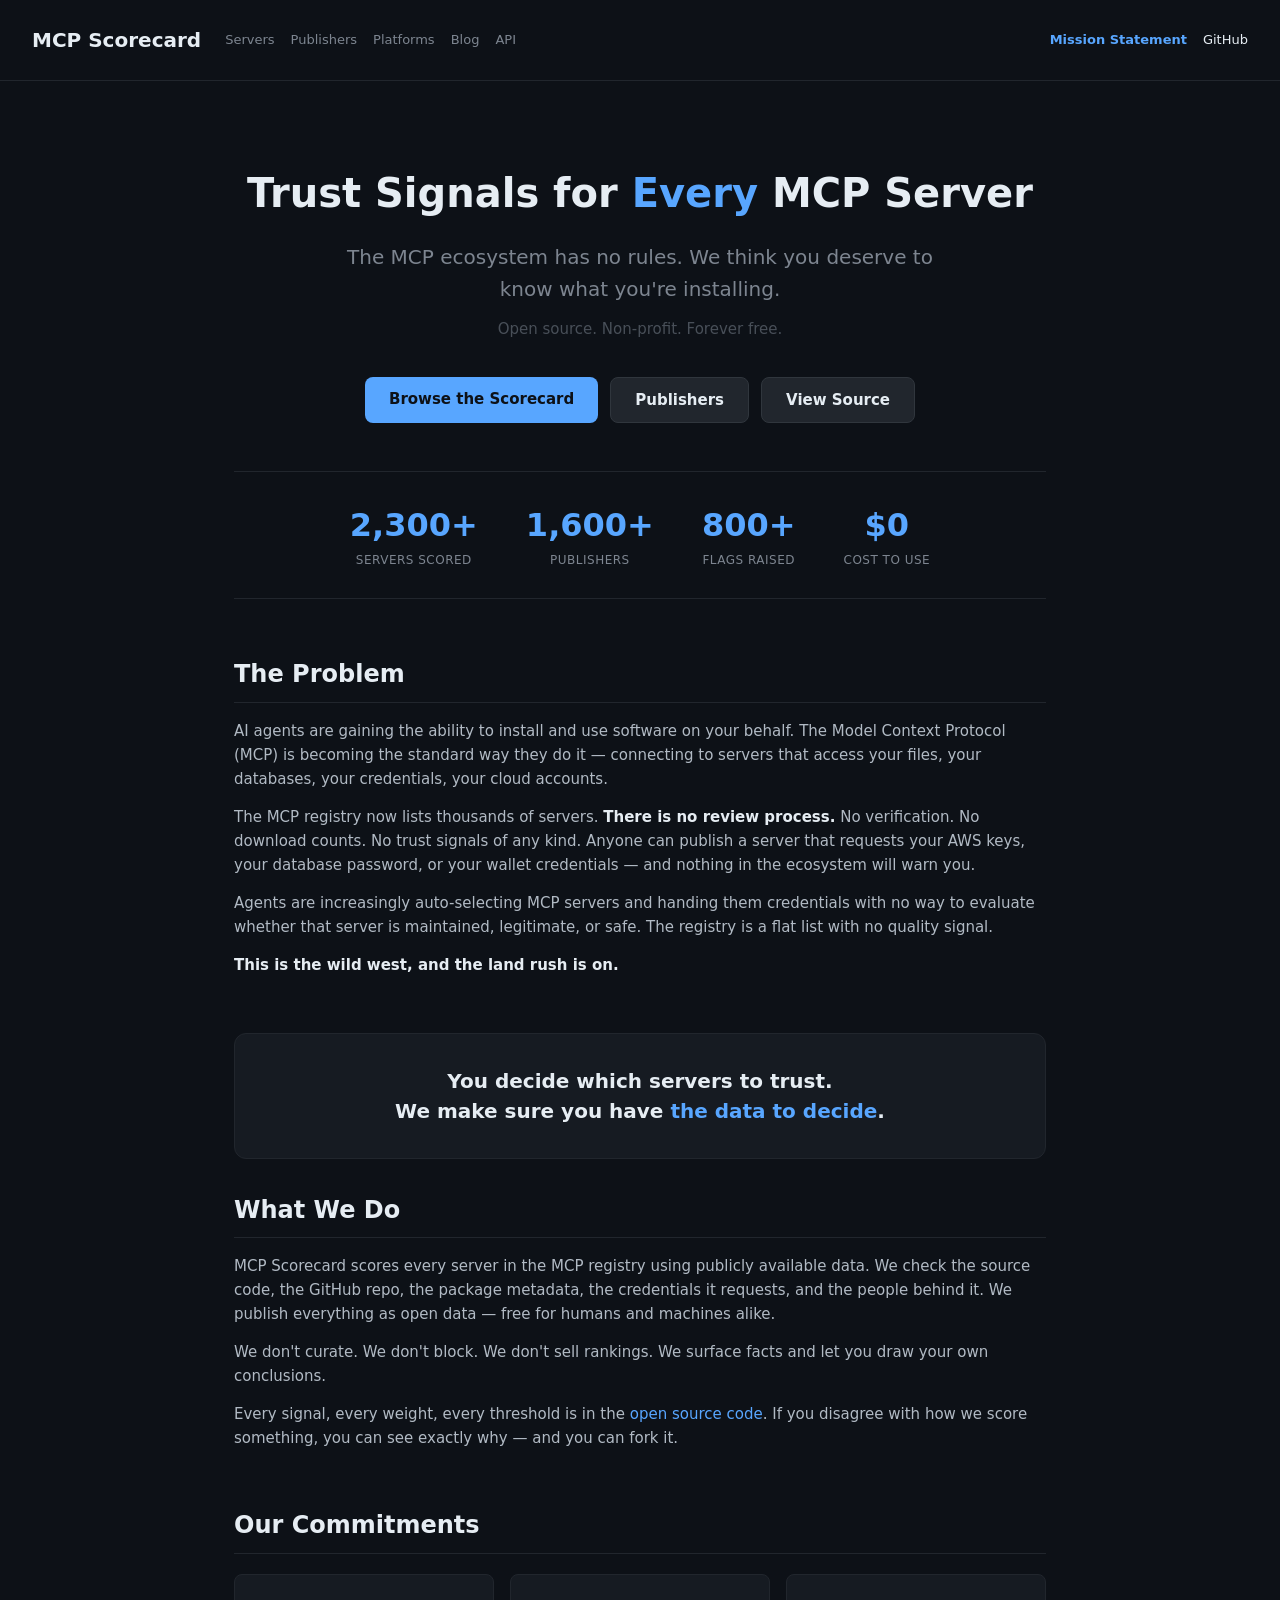
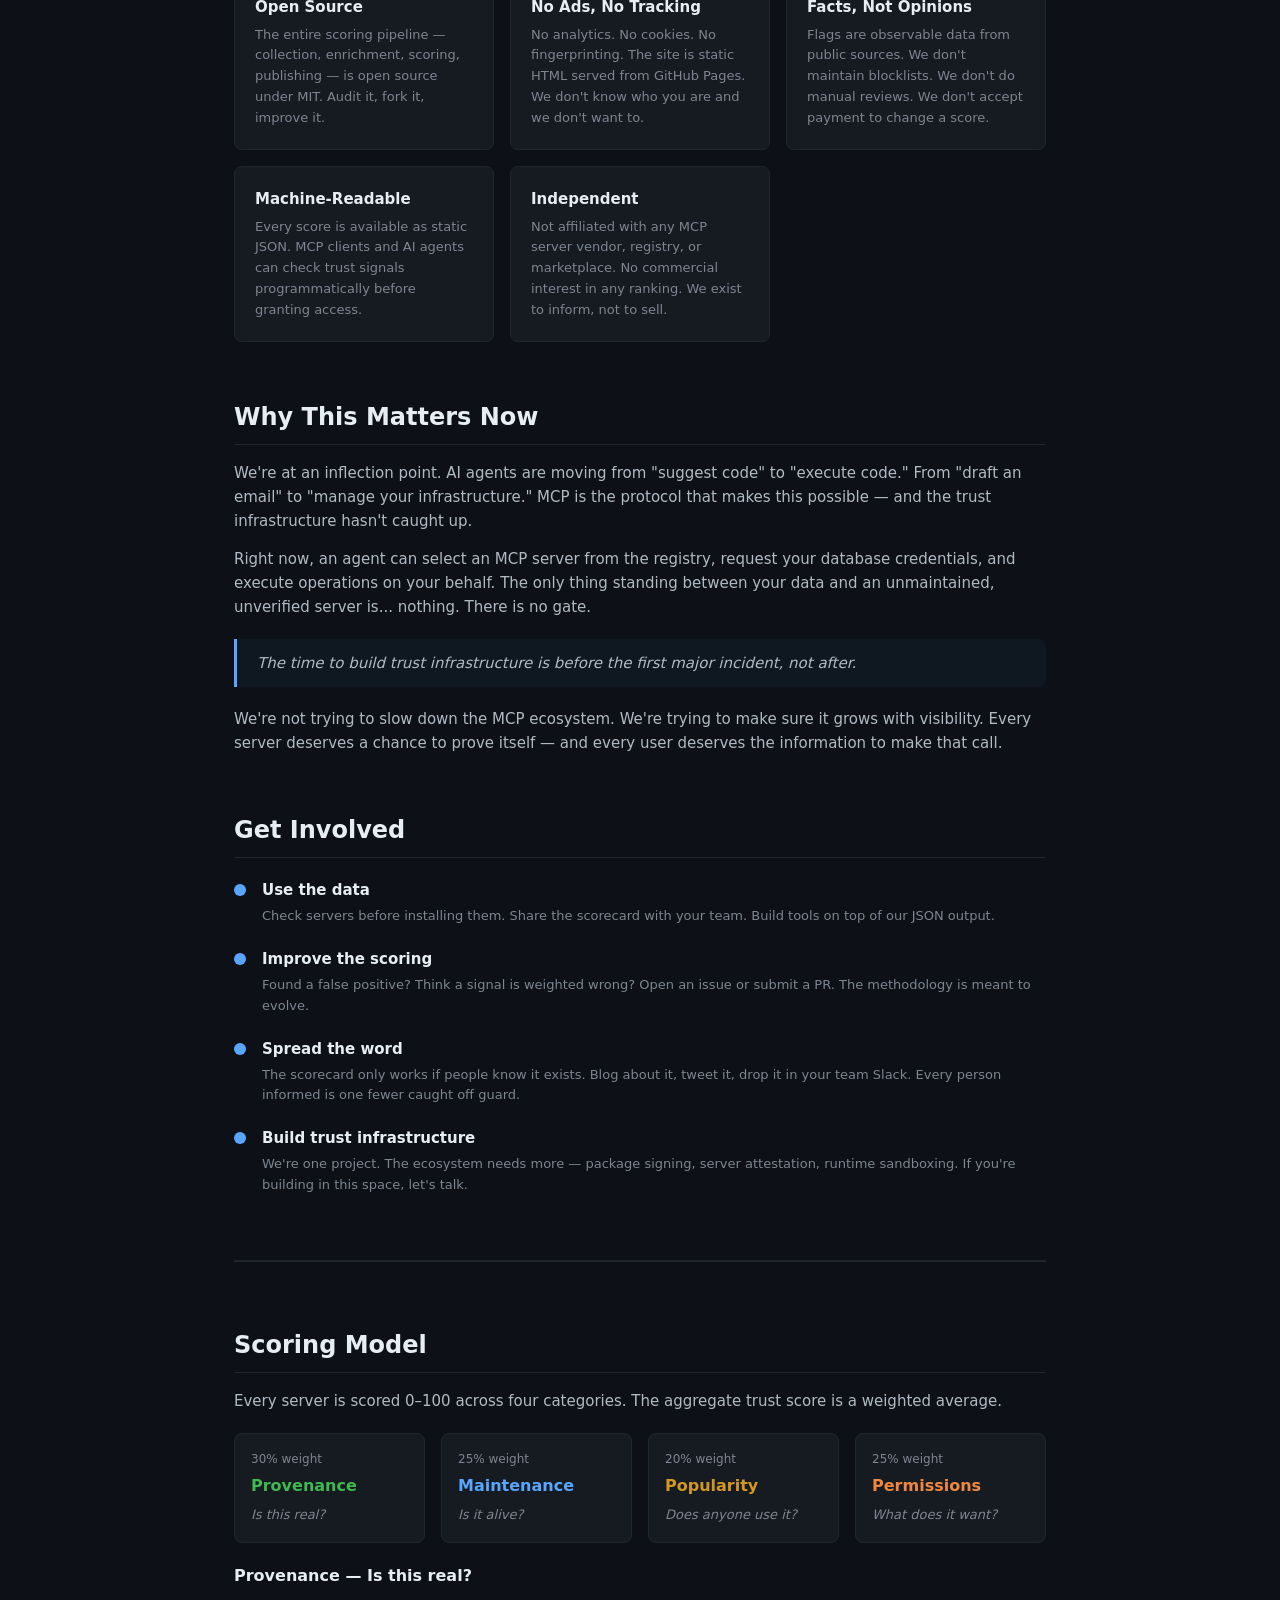
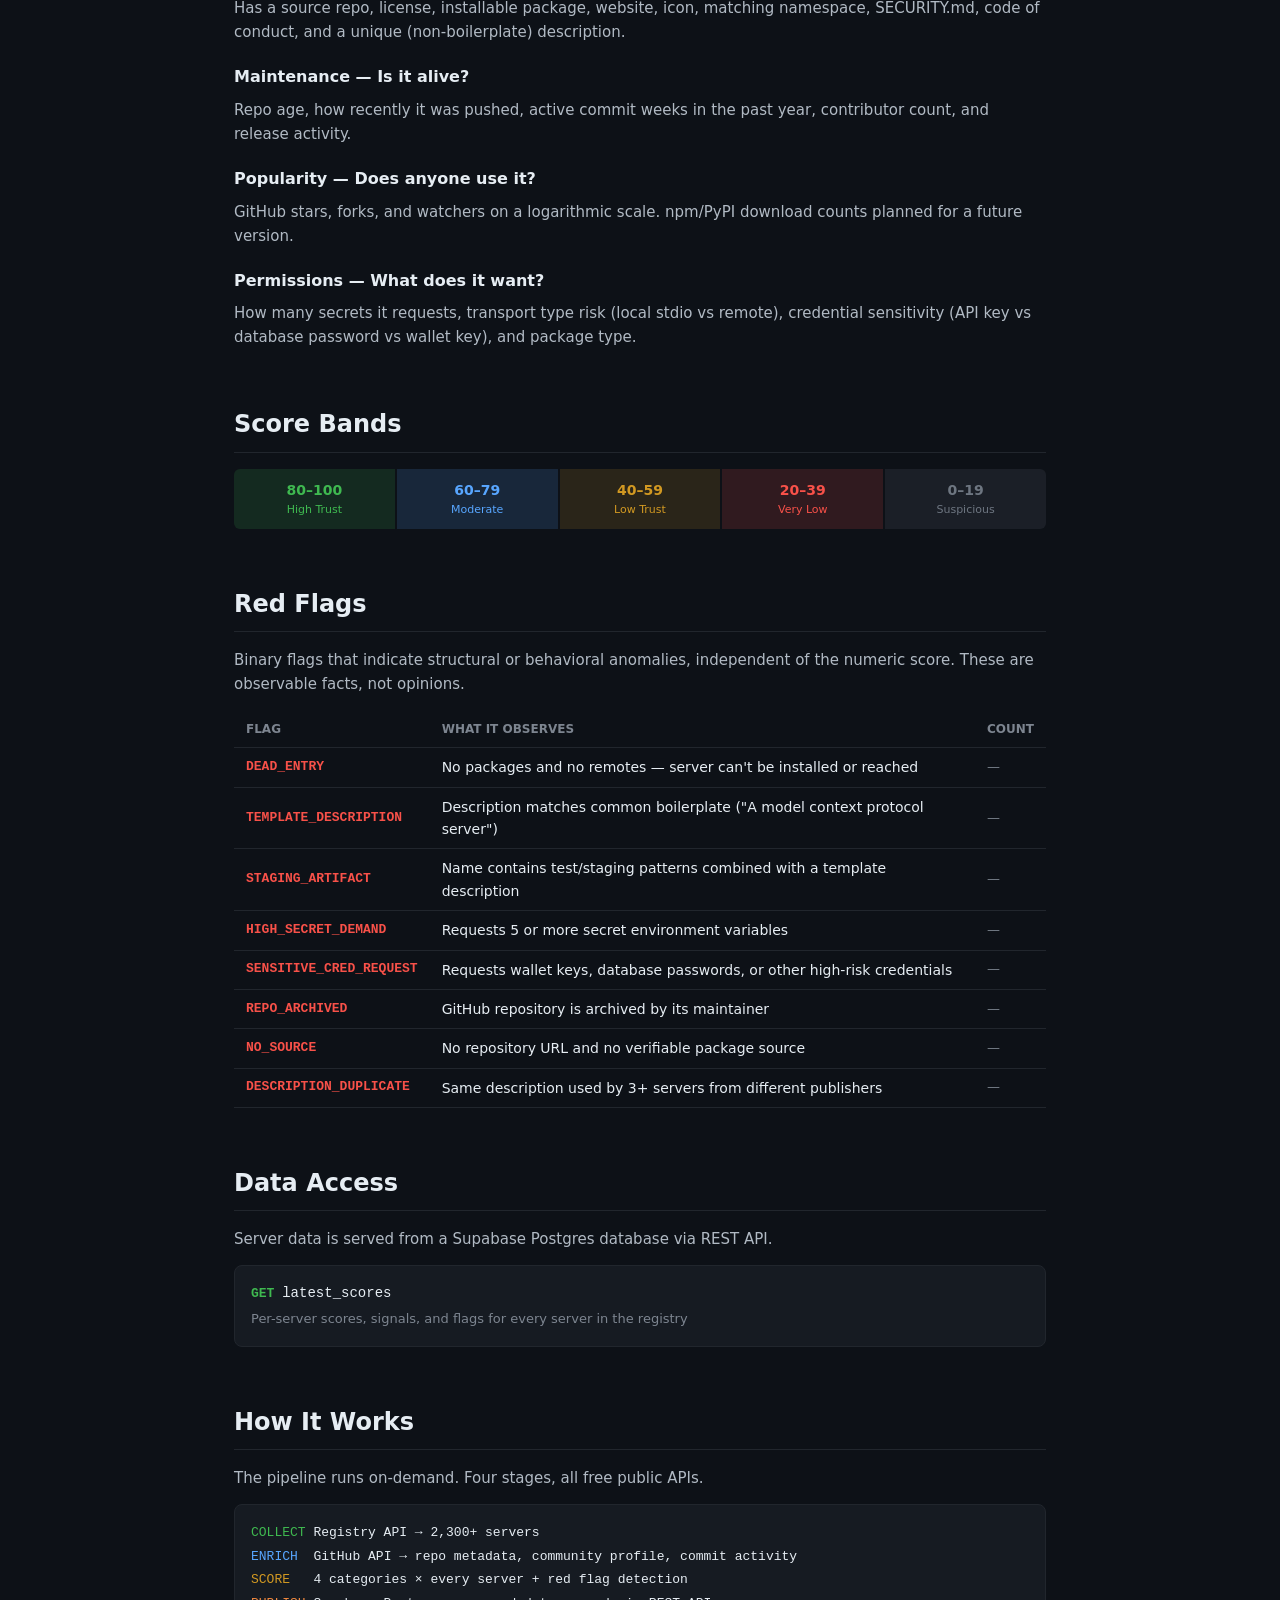
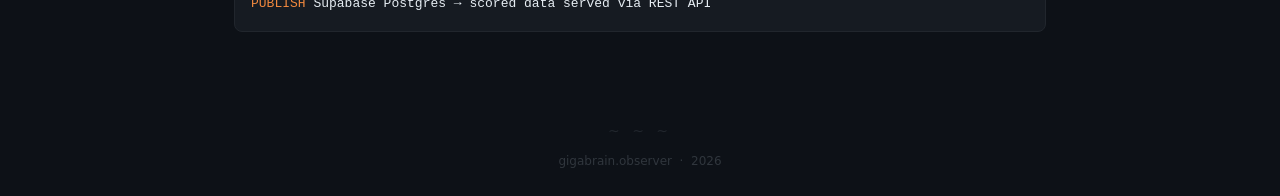
<file: about.html>
<!DOCTYPE html>
<html lang="en">
<head>
<meta charset="UTF-8">
<meta name="viewport" content="width=device-width, initial-scale=1.0">
<title>MCP Scorecard — Mission &amp; Methodology</title>
<meta name="description" content="Why MCP Scorecard exists. Open-source, non-profit trust scoring for every MCP server. No ads, no tracking, free forever.">
<meta property="og:title" content="MCP Scorecard — Mission &amp; Methodology">
<meta property="og:description" content="Open-source, non-profit trust scoring for every MCP server. No ads, no tracking, free forever.">
<meta property="og:type" content="website">
<meta property="og:url" content="https://mcp-scorecard.ai/about.html">
<meta name="twitter:card" content="summary">
<meta name="twitter:title" content="MCP Scorecard — Mission &amp; Methodology">
<meta name="twitter:description" content="Open-source, non-profit trust scoring for every MCP server. No ads, no tracking, free forever.">
<link rel="icon" type="image/svg+xml" href="favicon.svg">
<style>
  * { margin: 0; padding: 0; box-sizing: border-box; }
  body { font-family: -apple-system, BlinkMacSystemFont, 'Segoe UI', system-ui, sans-serif; background: #0d1117; color: #e6edf3; line-height: 1.6; }
  a { color: #58a6ff; text-decoration: none; }
  a:hover { text-decoration: underline; }

  .header { padding: 24px 32px; border-bottom: 1px solid #21262d; display: flex; align-items: center; gap: 24px; flex-wrap: wrap; }
  .header h1 { font-size: 20px; font-weight: 600; white-space: nowrap; }
  .header h1 a { color: #e6edf3; text-decoration: none; }
  .header h1 a:hover { color: #58a6ff; text-decoration: none; }
  .header .nav { display: flex; gap: 16px; font-size: 13px; }
  .header .nav a { color: #7d8590; text-decoration: none; }
  .header .nav a:hover { color: #58a6ff; text-decoration: none; }
  .header .meta { font-size: 13px; color: #7d8590; display: flex; gap: 16px; margin-left: auto; align-items: center; }
  .header .meta a:hover { text-decoration: underline; }

  .container { max-width: 860px; margin: 0 auto; padding: 0 24px; }

  /* Hero */
  .hero { padding: 80px 0 48px; text-align: center; }
  .hero h1 { font-size: 40px; font-weight: 700; margin-bottom: 16px; }
  .hero h1 span { color: #58a6ff; }
  .hero .tagline { font-size: 20px; color: #7d8590; max-width: 600px; margin: 0 auto 12px; }
  .hero .sub { font-size: 15px; color: #484f58; max-width: 500px; margin: 0 auto 36px; }
  .hero .cta { display: inline-flex; gap: 12px; flex-wrap: wrap; justify-content: center; }
  .btn { padding: 10px 24px; border-radius: 8px; font-size: 15px; font-weight: 600; display: inline-block; }
  .btn-primary { background: #58a6ff; color: #0d1117; }
  .btn-primary:hover { background: #79b8ff; text-decoration: none; }
  .btn-secondary { background: #21262d; color: #e6edf3; border: 1px solid #30363d; }
  .btn-secondary:hover { background: #30363d; text-decoration: none; }

  /* Scale banner */
  .scale-banner { border-top: 1px solid #21262d; border-bottom: 1px solid #21262d; padding: 28px 0; margin-bottom: 56px; }
  .scale-row { display: flex; justify-content: center; gap: 48px; flex-wrap: wrap; }
  .scale-item { text-align: center; }
  .scale-item .num { font-size: 32px; font-weight: 700; color: #58a6ff; }
  .scale-item .label { font-size: 12px; color: #7d8590; text-transform: uppercase; letter-spacing: 0.5px; }

  /* Sections */
  section { margin-bottom: 56px; }
  section h2 { font-size: 24px; font-weight: 600; margin-bottom: 16px; padding-bottom: 8px; border-bottom: 1px solid #21262d; }
  section h3 { font-size: 16px; font-weight: 600; margin: 20px 0 8px; }
  section p { color: #b1bac4; margin-bottom: 14px; font-size: 15px; }
  section p strong { color: #e6edf3; }

  /* Manifesto callout */
  .manifesto { background: #161b22; border: 1px solid #21262d; border-radius: 12px; padding: 32px; margin: 32px 0; text-align: center; }
  .manifesto p { font-size: 20px; color: #e6edf3; font-weight: 600; line-height: 1.5; margin: 0; }
  .manifesto p span { color: #58a6ff; }

  /* Principles */
  .principles { display: grid; grid-template-columns: repeat(auto-fit, minmax(220px, 1fr)); gap: 16px; margin: 20px 0; }
  .principle { background: #161b22; border: 1px solid #21262d; border-radius: 8px; padding: 20px; }
  .principle h4 { font-size: 15px; font-weight: 600; margin-bottom: 6px; color: #e6edf3; }
  .principle p { font-size: 13px; color: #7d8590; margin: 0; }

  /* Quote */
  blockquote { border-left: 3px solid #58a6ff; padding: 12px 20px; margin: 20px 0; background: rgba(88,166,255,0.04); border-radius: 0 8px 8px 0; }
  blockquote p { color: #b1bac4; margin: 0; font-style: italic; font-size: 15px; }

  /* Timeline */
  .timeline { margin: 20px 0; }
  .timeline-item { display: flex; gap: 16px; margin-bottom: 20px; }
  .timeline-dot { width: 12px; height: 12px; border-radius: 50%; background: #58a6ff; margin-top: 6px; flex-shrink: 0; }
  .timeline-content h4 { font-size: 15px; font-weight: 600; margin-bottom: 4px; }
  .timeline-content p { font-size: 13px; color: #7d8590; margin: 0; }

  /* Divider */
  .section-divider { border: none; border-top: 2px solid #21262d; margin: 64px 0; }

  /* Category grid */
  .cat-grid { display: grid; grid-template-columns: repeat(auto-fit, minmax(180px, 1fr)); gap: 16px; margin: 20px 0; }
  .cat-card { background: #161b22; border: 1px solid #21262d; border-radius: 8px; padding: 16px; }
  .cat-card .weight { font-size: 12px; color: #7d8590; margin-bottom: 4px; }
  .cat-card .cat-name { font-size: 16px; font-weight: 600; margin-bottom: 6px; }
  .cat-card .cat-q { font-size: 13px; color: #7d8590; font-style: italic; }
  .cat-prov .cat-name { color: #3fb950; }
  .cat-maint .cat-name { color: #58a6ff; }
  .cat-pop .cat-name { color: #d29922; }
  .cat-perm .cat-name { color: #f0883e; }

  /* Bands */
  .bands { display: flex; gap: 2px; margin: 16px 0; border-radius: 6px; overflow: hidden; }
  .band { padding: 10px; text-align: center; flex: 1; }
  .band .range { font-size: 14px; font-weight: 700; }
  .band .blabel { font-size: 11px; }
  .band-high { background: rgba(63,185,80,0.15); color: #3fb950; }
  .band-mod { background: rgba(88,166,255,0.15); color: #58a6ff; }
  .band-low { background: rgba(210,153,34,0.15); color: #d29922; }
  .band-vlow { background: rgba(248,81,73,0.15); color: #f85149; }
  .band-unk { background: rgba(110,118,129,0.15); color: #6e7681; }

  /* Flags table */
  .flags-table { width: 100%; border-collapse: collapse; margin: 16px 0; }
  .flags-table th, .flags-table td { text-align: left; padding: 8px 12px; border-bottom: 1px solid #21262d; }
  .flags-table th { font-size: 12px; color: #7d8590; text-transform: uppercase; font-weight: 600; }
  .flags-table td { font-size: 14px; }
  .flags-table .flag-name { font-weight: 600; color: #f85149; font-family: monospace; font-size: 13px; }
  .flags-table .flag-count { color: #7d8590; font-size: 13px; }

  /* API */
  .endpoint { background: #161b22; border: 1px solid #21262d; border-radius: 8px; padding: 16px; margin: 12px 0; font-family: monospace; }
  .endpoint .method { color: #3fb950; font-weight: 700; }
  .endpoint .url { color: #e6edf3; font-size: 14px; word-break: break-all; }
  .endpoint .desc { color: #7d8590; font-size: 13px; margin-top: 4px; font-family: -apple-system, BlinkMacSystemFont, 'Segoe UI', system-ui, sans-serif; }

  /* Footer */
  footer { padding: 32px 0 24px; text-align: center; margin-top: 40px; }
  .footer-squig { color: #21262d; font-size: 14px; letter-spacing: 4px; margin-bottom: 10px; }
  .footer-text { font-size: 12px; color: #30363d; }
  .footer-text a { color: #30363d; text-decoration: none; }
  .footer-text a:hover { color: #58a6ff; }
</style>
<script src="js/supabase.js"></script>
</head>
<body>

<div class="header">
  <h1><a href="./">MCP Scorecard</a></h1>
  <div class="nav">
    <a href="./">Servers</a>
    <a href="publishers.html">Publishers</a>
    <a href="platforms.html">Platforms</a>
    <a href="blog.html">Blog</a>
    <a href="api.html">API</a>
  </div>
  <div class="meta">
    <a href="about.html" style="color:#58a6ff;font-weight:600;text-decoration:none;">Mission Statement</a>
    <a href="https://github.com/gigabrainobserver/mcp-scorecard" style="color:#e6edf3;text-decoration:none;">GitHub</a>
  </div>
</div>

<div class="container">

  <!-- ==================== MISSION ==================== -->

  <div class="hero">
    <h1>Trust Signals for <span>Every</span> MCP Server</h1>
    <p class="tagline">The MCP ecosystem has no rules. We think you deserve to know what you're installing.</p>
    <p class="sub">Open source. Non-profit. Forever free.</p>
    <div class="cta">
      <a href="./" class="btn btn-primary">Browse the Scorecard</a>
      <a href="publishers.html" class="btn btn-secondary">Publishers</a>
      <a href="https://github.com/gigabrainobserver/mcp-scorecard" class="btn btn-secondary">View Source</a>
    </div>
  </div>

  <div class="scale-banner">
    <div class="scale-row">
      <div class="scale-item"><div class="num" id="s-servers">2,300+</div><div class="label">Servers Scored</div></div>
      <div class="scale-item"><div class="num" id="s-publishers">1,600+</div><div class="label">Publishers</div></div>
      <div class="scale-item"><div class="num" id="s-flags">800+</div><div class="label">Flags Raised</div></div>
      <div class="scale-item"><div class="num">$0</div><div class="label">Cost to Use</div></div>
    </div>
  </div>

  <section>
    <h2>The Problem</h2>
    <p>AI agents are gaining the ability to install and use software on your behalf. The Model Context Protocol (MCP) is becoming the standard way they do it — connecting to servers that access your files, your databases, your credentials, your cloud accounts.</p>
    <p>The MCP registry now lists thousands of servers. <strong>There is no review process.</strong> No verification. No download counts. No trust signals of any kind. Anyone can publish a server that requests your AWS keys, your database password, or your wallet credentials — and nothing in the ecosystem will warn you.</p>
    <p>Agents are increasingly auto-selecting MCP servers and handing them credentials with no way to evaluate whether that server is maintained, legitimate, or safe. The registry is a flat list with no quality signal.</p>
    <p><strong>This is the wild west, and the land rush is on.</strong></p>
  </section>

  <div class="manifesto">
    <p>You decide which servers to trust.<br>We make sure you have <span>the data to decide</span>.</p>
  </div>

  <section>
    <h2>What We Do</h2>
    <p>MCP Scorecard scores every server in the MCP registry using publicly available data. We check the source code, the GitHub repo, the package metadata, the credentials it requests, and the people behind it. We publish everything as open data — free for humans and machines alike.</p>
    <p>We don't curate. We don't block. We don't sell rankings. We surface facts and let you draw your own conclusions.</p>
    <p>Every signal, every weight, every threshold is in the <a href="https://github.com/gigabrainobserver/mcp-scorecard">open source code</a>. If you disagree with how we score something, you can see exactly why — and you can fork it.</p>
  </section>

  <section>
    <h2>Our Commitments</h2>
    <div class="principles">
      <div class="principle">
        <h4>Open Source</h4>
        <p>The entire scoring pipeline — collection, enrichment, scoring, publishing — is open source under MIT. Audit it, fork it, improve it.</p>
      </div>
      <div class="principle">
        <h4>No Ads, No Tracking</h4>
        <p>No analytics. No cookies. No fingerprinting. The site is static HTML served from GitHub Pages. We don't know who you are and we don't want to.</p>
      </div>
      <div class="principle">
        <h4>Facts, Not Opinions</h4>
        <p>Flags are observable data from public sources. We don't maintain blocklists. We don't do manual reviews. We don't accept payment to change a score.</p>
      </div>
      <div class="principle">
        <h4>Machine-Readable</h4>
        <p>Every score is available as static JSON. MCP clients and AI agents can check trust signals programmatically before granting access.</p>
      </div>
      <div class="principle">
        <h4>Independent</h4>
        <p>Not affiliated with any MCP server vendor, registry, or marketplace. No commercial interest in any ranking. We exist to inform, not to sell.</p>
      </div>
    </div>
  </section>

  <section>
    <h2>Why This Matters Now</h2>
    <p>We're at an inflection point. AI agents are moving from "suggest code" to "execute code." From "draft an email" to "manage your infrastructure." MCP is the protocol that makes this possible — and the trust infrastructure hasn't caught up.</p>
    <p>Right now, an agent can select an MCP server from the registry, request your database credentials, and execute operations on your behalf. The only thing standing between your data and an unmaintained, unverified server is... nothing. There is no gate.</p>

    <blockquote>
      <p>The time to build trust infrastructure is before the first major incident, not after.</p>
    </blockquote>

    <p>We're not trying to slow down the MCP ecosystem. We're trying to make sure it grows with visibility. Every server deserves a chance to prove itself — and every user deserves the information to make that call.</p>
  </section>

  <section>
    <h2>Get Involved</h2>
    <div class="timeline">
      <div class="timeline-item">
        <div class="timeline-dot"></div>
        <div class="timeline-content">
          <h4>Use the data</h4>
          <p>Check servers before installing them. Share the scorecard with your team. Build tools on top of our JSON output.</p>
        </div>
      </div>
      <div class="timeline-item">
        <div class="timeline-dot"></div>
        <div class="timeline-content">
          <h4>Improve the scoring</h4>
          <p>Found a false positive? Think a signal is weighted wrong? Open an issue or submit a PR. The methodology is meant to evolve.</p>
        </div>
      </div>
      <div class="timeline-item">
        <div class="timeline-dot"></div>
        <div class="timeline-content">
          <h4>Spread the word</h4>
          <p>The scorecard only works if people know it exists. Blog about it, tweet it, drop it in your team Slack. Every person informed is one fewer caught off guard.</p>
        </div>
      </div>
      <div class="timeline-item">
        <div class="timeline-dot"></div>
        <div class="timeline-content">
          <h4>Build trust infrastructure</h4>
          <p>We're one project. The ecosystem needs more — package signing, server attestation, runtime sandboxing. If you're building in this space, let's talk.</p>
        </div>
      </div>
    </div>
  </section>

  <!-- ==================== METHODOLOGY ==================== -->

  <hr class="section-divider">

  <section>
    <h2>Scoring Model</h2>
    <p>Every server is scored 0–100 across four categories. The aggregate trust score is a weighted average.</p>

    <div class="cat-grid">
      <div class="cat-card cat-prov">
        <div class="weight">30% weight</div>
        <div class="cat-name">Provenance</div>
        <div class="cat-q">Is this real?</div>
      </div>
      <div class="cat-card cat-maint">
        <div class="weight">25% weight</div>
        <div class="cat-name">Maintenance</div>
        <div class="cat-q">Is it alive?</div>
      </div>
      <div class="cat-card cat-pop">
        <div class="weight">20% weight</div>
        <div class="cat-name">Popularity</div>
        <div class="cat-q">Does anyone use it?</div>
      </div>
      <div class="cat-card cat-perm">
        <div class="weight">25% weight</div>
        <div class="cat-name">Permissions</div>
        <div class="cat-q">What does it want?</div>
      </div>
    </div>

    <h3>Provenance — Is this real?</h3>
    <p>Has a source repo, license, installable package, website, icon, matching namespace, SECURITY.md, code of conduct, and a unique (non-boilerplate) description.</p>

    <h3>Maintenance — Is it alive?</h3>
    <p>Repo age, how recently it was pushed, active commit weeks in the past year, contributor count, and release activity.</p>

    <h3>Popularity — Does anyone use it?</h3>
    <p>GitHub stars, forks, and watchers on a logarithmic scale. npm/PyPI download counts planned for a future version.</p>

    <h3>Permissions — What does it want?</h3>
    <p>How many secrets it requests, transport type risk (local stdio vs remote), credential sensitivity (API key vs database password vs wallet key), and package type.</p>
  </section>

  <section>
    <h2>Score Bands</h2>
    <div class="bands">
      <div class="band band-high"><div class="range">80–100</div><div class="blabel">High Trust</div></div>
      <div class="band band-mod"><div class="range">60–79</div><div class="blabel">Moderate</div></div>
      <div class="band band-low"><div class="range">40–59</div><div class="blabel">Low Trust</div></div>
      <div class="band band-vlow"><div class="range">20–39</div><div class="blabel">Very Low</div></div>
      <div class="band band-unk"><div class="range">0–19</div><div class="blabel">Suspicious</div></div>
    </div>
  </section>

  <section>
    <h2>Red Flags</h2>
    <p>Binary flags that indicate structural or behavioral anomalies, independent of the numeric score. These are observable facts, not opinions.</p>
    <table class="flags-table">
      <thead><tr><th>Flag</th><th>What it observes</th><th>Count</th></tr></thead>
      <tbody>
        <tr><td class="flag-name">DEAD_ENTRY</td><td>No packages and no remotes — server can't be installed or reached</td><td class="flag-count" id="fc-DEAD_ENTRY">—</td></tr>
        <tr><td class="flag-name">TEMPLATE_DESCRIPTION</td><td>Description matches common boilerplate ("A model context protocol server")</td><td class="flag-count" id="fc-TEMPLATE_DESCRIPTION">—</td></tr>
        <tr><td class="flag-name">STAGING_ARTIFACT</td><td>Name contains test/staging patterns combined with a template description</td><td class="flag-count" id="fc-STAGING_ARTIFACT">—</td></tr>
        <tr><td class="flag-name">HIGH_SECRET_DEMAND</td><td>Requests 5 or more secret environment variables</td><td class="flag-count" id="fc-HIGH_SECRET_DEMAND">—</td></tr>
        <tr><td class="flag-name">SENSITIVE_CRED_REQUEST</td><td>Requests wallet keys, database passwords, or other high-risk credentials</td><td class="flag-count" id="fc-SENSITIVE_CRED_REQUEST">—</td></tr>
        <tr><td class="flag-name">REPO_ARCHIVED</td><td>GitHub repository is archived by its maintainer</td><td class="flag-count" id="fc-REPO_ARCHIVED">—</td></tr>
        <tr><td class="flag-name">NO_SOURCE</td><td>No repository URL and no verifiable package source</td><td class="flag-count" id="fc-NO_SOURCE">—</td></tr>
        <tr><td class="flag-name">DESCRIPTION_DUPLICATE</td><td>Same description used by 3+ servers from different publishers</td><td class="flag-count" id="fc-DESCRIPTION_DUPLICATE">—</td></tr>
      </tbody>
    </table>
  </section>

  <section>
    <h2>Data Access</h2>
    <p>Server data is served from a Supabase Postgres database via REST API.</p>
    <div class="endpoint">
      <span class="method">GET</span> <span class="url">latest_scores</span>
      <div class="desc">Per-server scores, signals, and flags for every server in the registry</div>
    </div>
  </section>

  <section>
    <h2>How It Works</h2>
    <p>The pipeline runs on-demand. Four stages, all free public APIs.</p>
    <div class="endpoint" style="font-size:13px; line-height:1.8;">
      <span style="color:#3fb950;">COLLECT</span> Registry API → 2,300+ servers<br>
      <span style="color:#58a6ff;">ENRICH</span>&nbsp; GitHub API → repo metadata, community profile, commit activity<br>
      <span style="color:#d29922;">SCORE</span>&nbsp;&nbsp; 4 categories × every server + red flag detection<br>
      <span style="color:#f0883e;">PUBLISH</span> Supabase Postgres → scored data served via REST API
    </div>
  </section>

</div>

<footer>
  <div class="footer-squig">~ ~ ~</div>
  <div class="footer-text"><a href="https://gigabrain.observer">gigabrain.observer</a> &nbsp;&middot;&nbsp; <a href="privacy.html">2026</a></div>
</footer>

<script>
async function loadStats() {
  try {
    const data = await fetchServers();
    const entries = Object.entries(data.servers);

    document.getElementById('s-servers').textContent = entries.length.toLocaleString();

    // Compute flag summary from server data
    const flagSummary = {};
    let totalFlags = 0;
    for (const [, s] of entries) {
      for (const f of s.flags) {
        flagSummary[f] = (flagSummary[f] || 0) + 1;
        totalFlags++;
      }
    }
    document.getElementById('s-flags').textContent = totalFlags.toLocaleString();

    for (const [flag, count] of Object.entries(flagSummary)) {
      const el = document.getElementById('fc-' + flag);
      if (el) el.textContent = count;
    }

    const namespaces = new Set(entries.map(([n]) => n.split('/')[0]));
    document.getElementById('s-publishers').textContent = namespaces.size.toLocaleString();
  } catch (e) {}
}
loadStats();
</script>
</body>
</html>
</file>
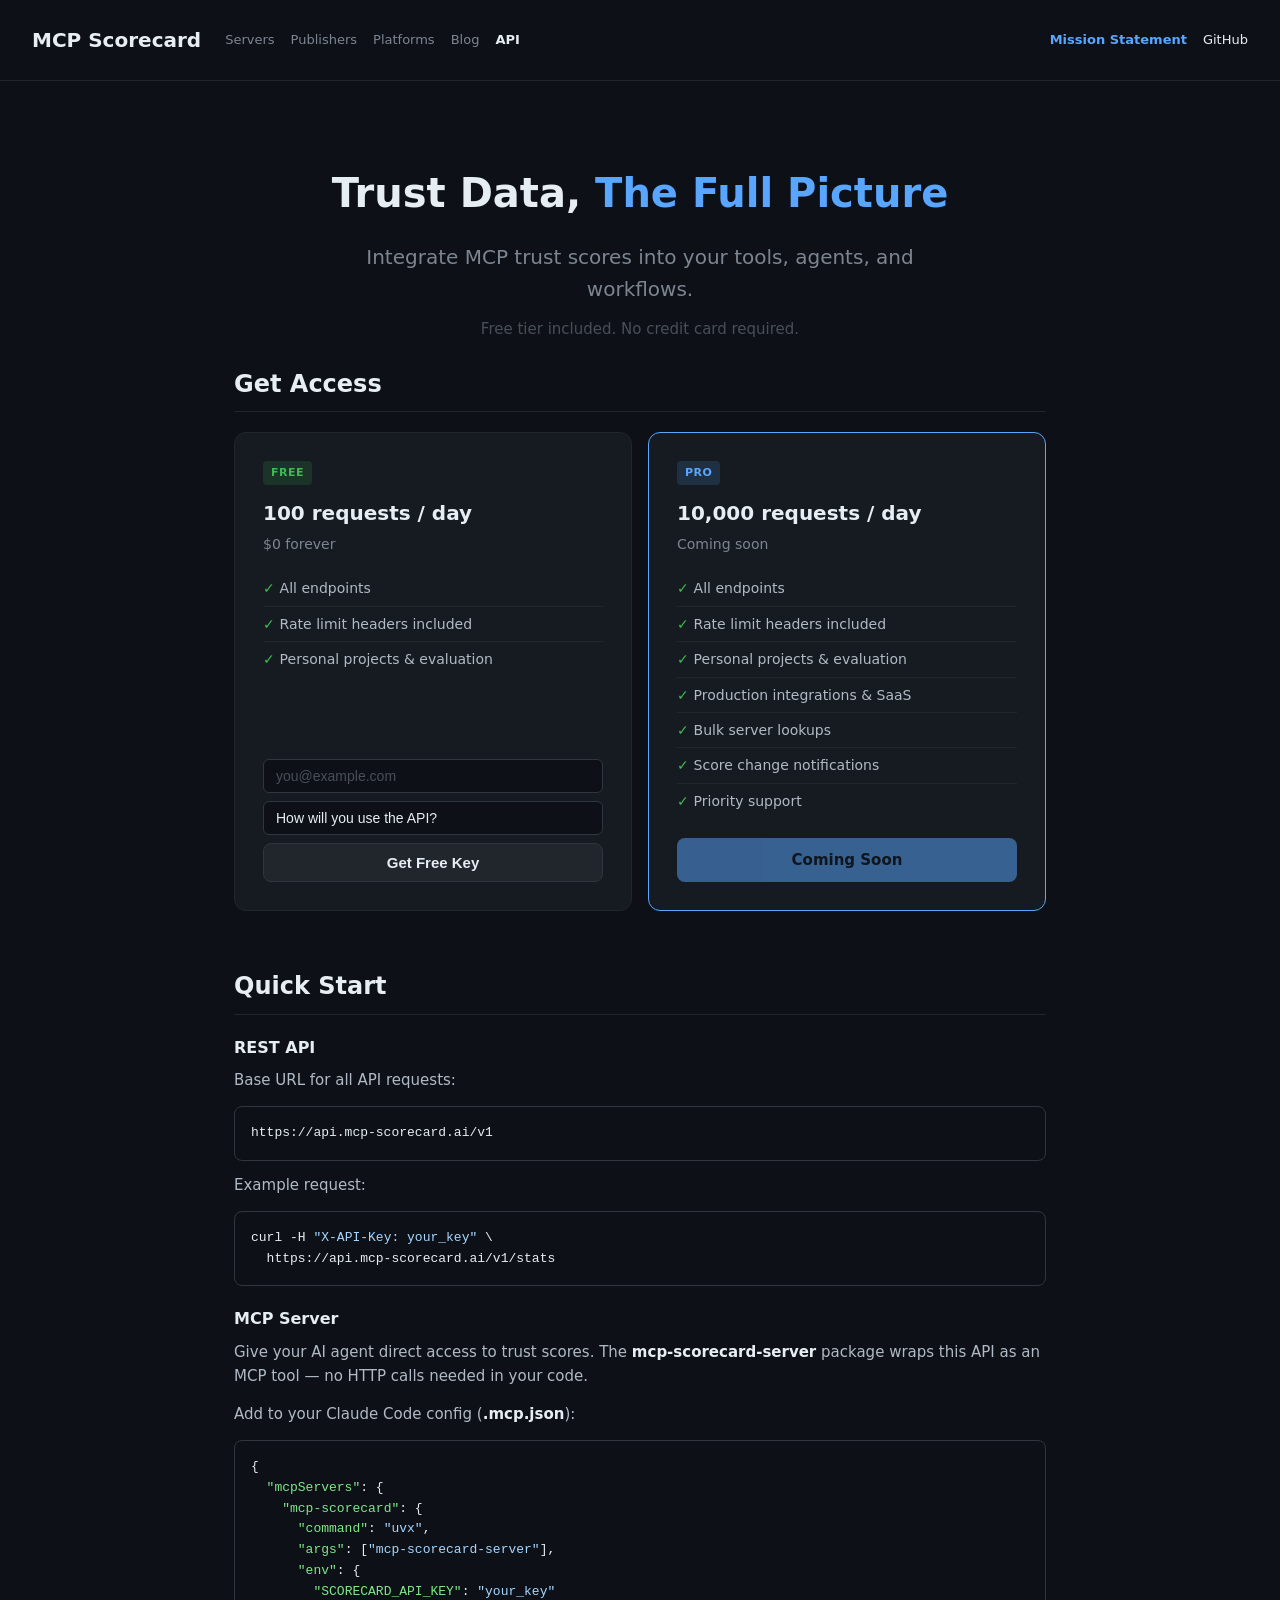
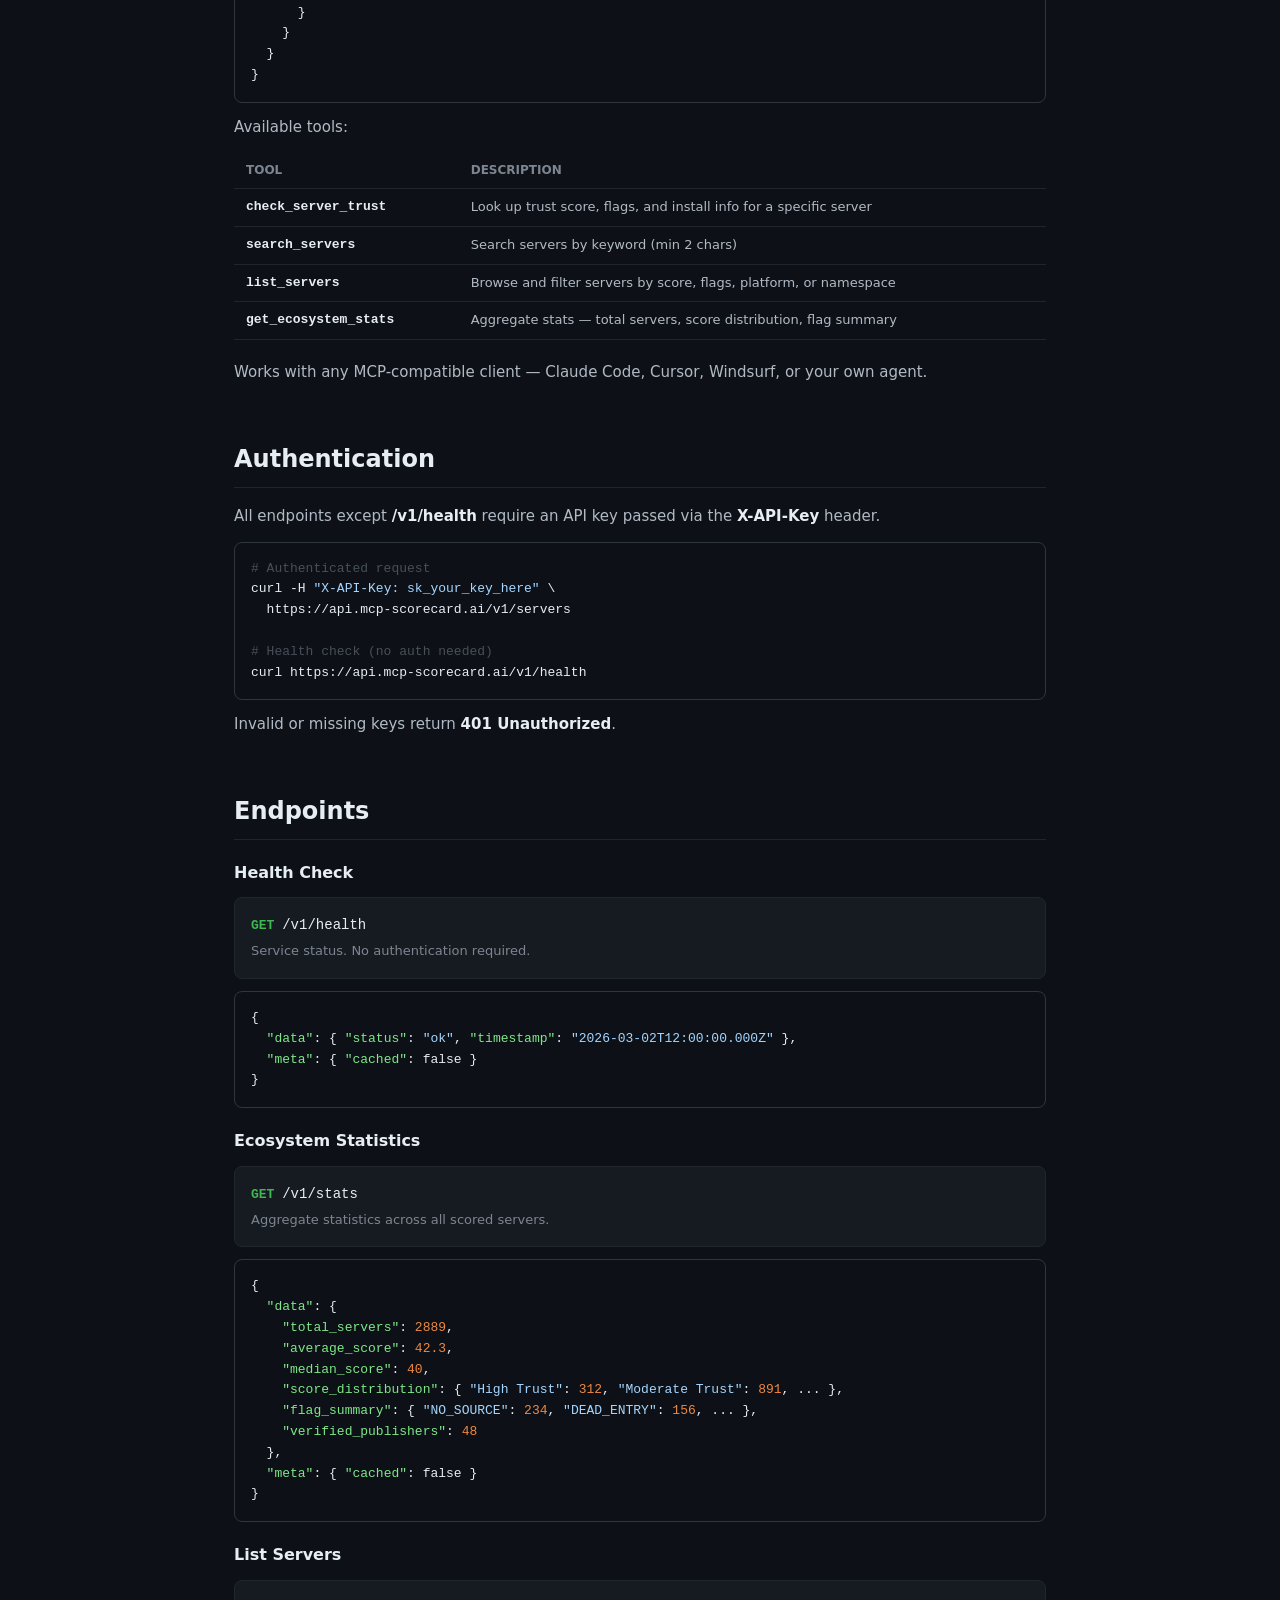
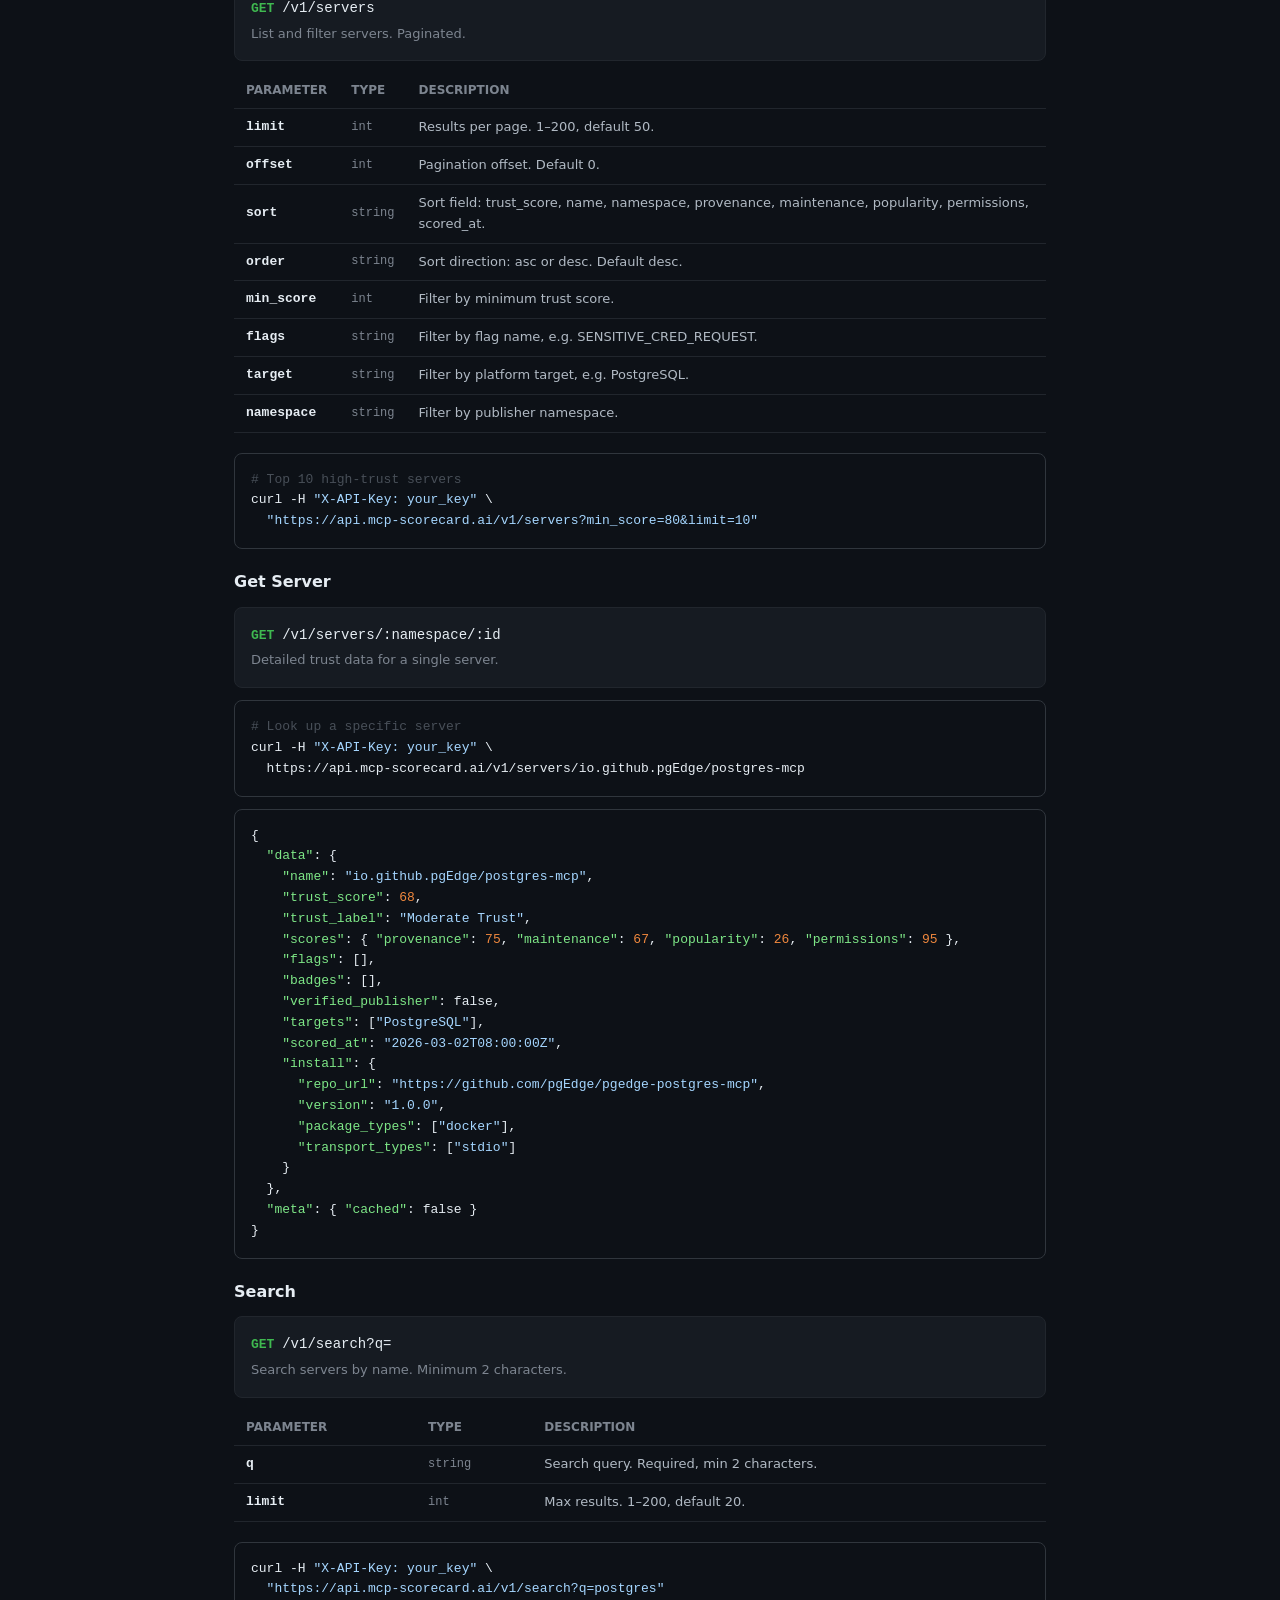
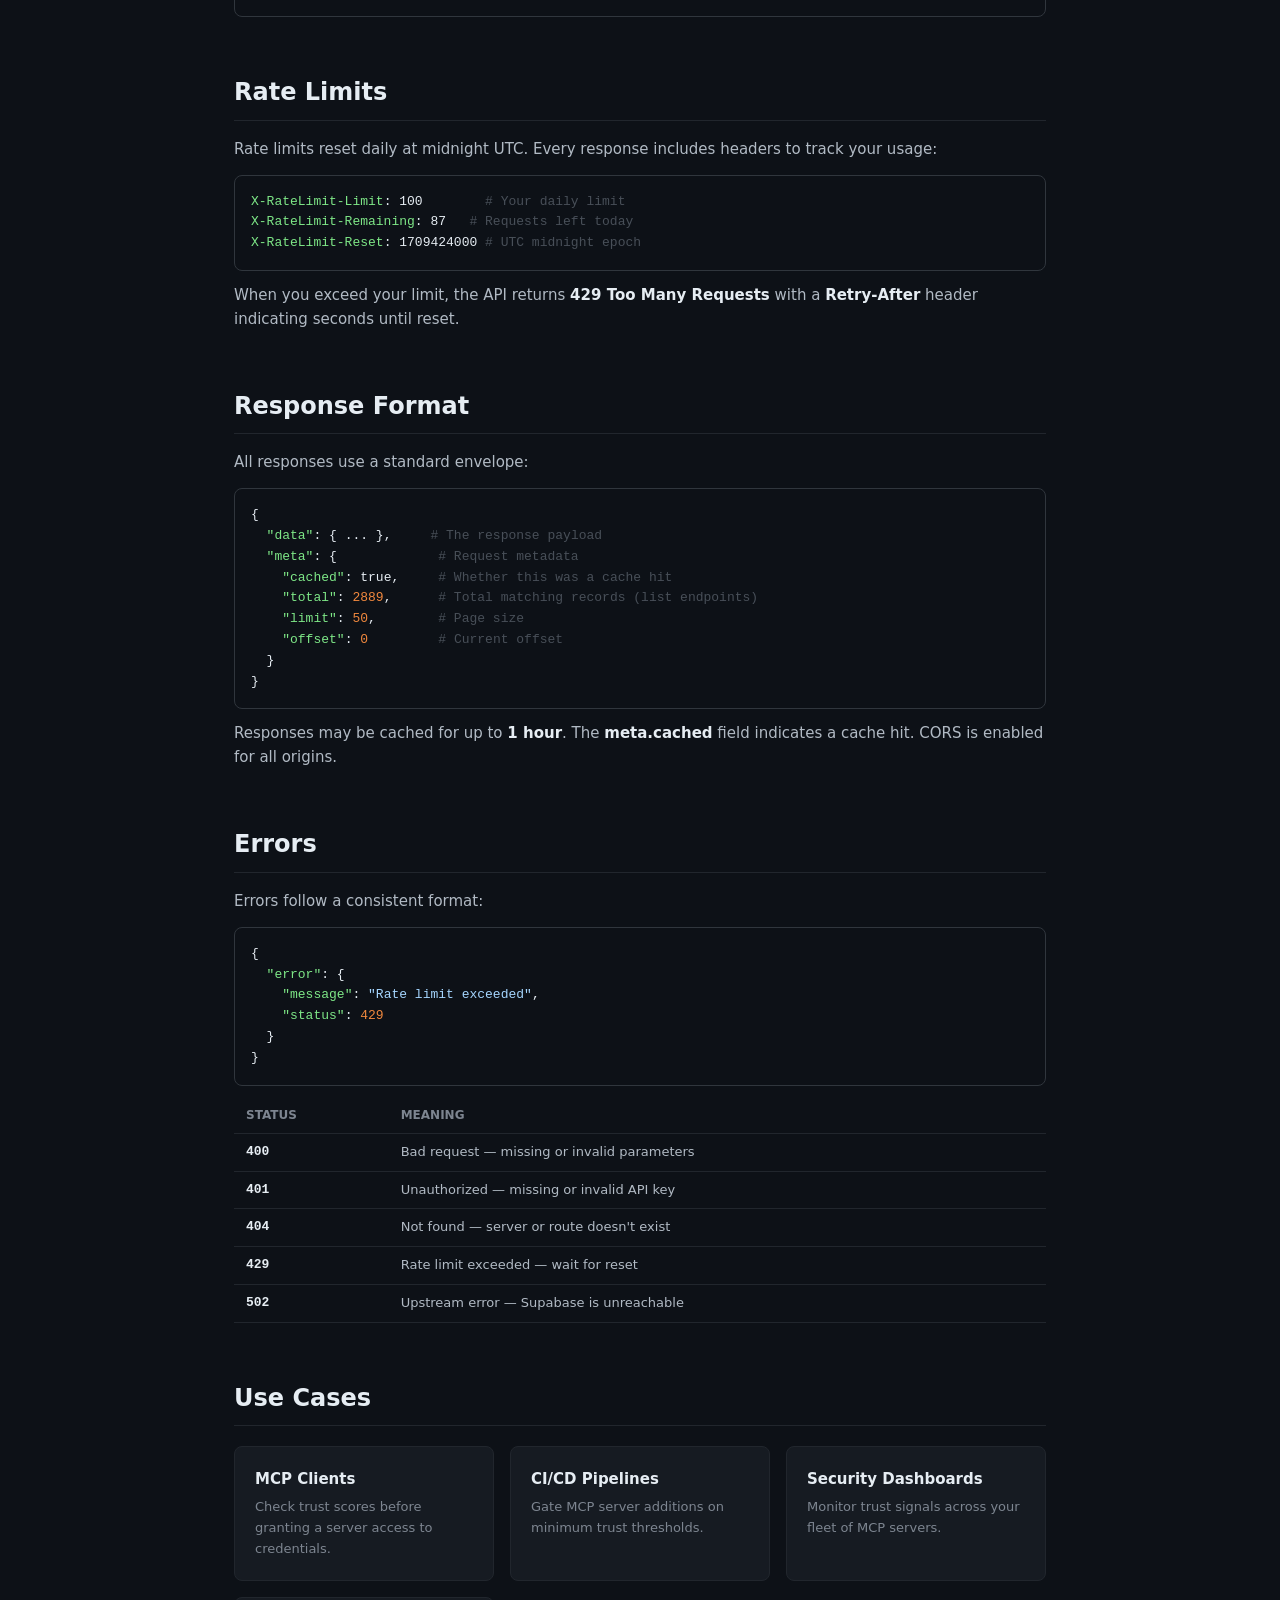
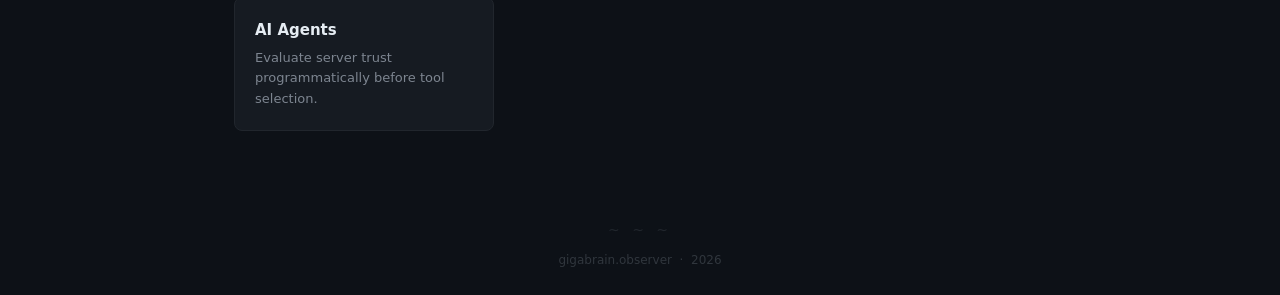
<file: api.html>
<!DOCTYPE html>
<html lang="en">
<head>
<meta charset="UTF-8">
<meta name="viewport" content="width=device-width, initial-scale=1.0">
<title>MCP Scorecard — API</title>
<meta name="description" content="Programmatic access to trust scores for every MCP server. Free tier included.">
<meta property="og:title" content="MCP Scorecard — API">
<meta property="og:description" content="Programmatic access to trust scores for every MCP server. Free tier included.">
<meta property="og:type" content="website">
<meta property="og:url" content="https://mcp-scorecard.ai/api.html">
<meta name="twitter:card" content="summary">
<meta name="twitter:title" content="MCP Scorecard — API">
<meta name="twitter:description" content="Programmatic access to trust scores for every MCP server. Free tier included.">
<link rel="icon" type="image/svg+xml" href="favicon.svg">
<style>
  * { margin: 0; padding: 0; box-sizing: border-box; }
  body { font-family: -apple-system, BlinkMacSystemFont, 'Segoe UI', system-ui, sans-serif; background: #0d1117; color: #e6edf3; line-height: 1.6; }
  a { color: #58a6ff; text-decoration: none; }
  a:hover { text-decoration: underline; }

  .header { padding: 24px 32px; border-bottom: 1px solid #21262d; display: flex; align-items: center; gap: 24px; flex-wrap: wrap; }
  .header h1 { font-size: 20px; font-weight: 600; white-space: nowrap; }
  .header h1 a { color: #e6edf3; text-decoration: none; }
  .header h1 a:hover { color: #58a6ff; text-decoration: none; }
  .header .nav { display: flex; gap: 16px; font-size: 13px; }
  .header .nav a { color: #7d8590; text-decoration: none; }
  .header .nav a:hover { color: #58a6ff; text-decoration: none; }
  .header .nav a.active { color: #e6edf3; font-weight: 600; }
  .header .meta { font-size: 13px; color: #7d8590; display: flex; gap: 16px; margin-left: auto; align-items: center; }
  .header .meta a:hover { text-decoration: underline; }

  .container { max-width: 860px; margin: 0 auto; padding: 0 24px; }

  /* Hero */
  .hero { padding: 80px 0 48px; text-align: center; }
  .hero h1 { font-size: 40px; font-weight: 700; margin-bottom: 16px; }
  .hero h1 span { color: #58a6ff; }
  .hero .tagline { font-size: 20px; color: #7d8590; max-width: 600px; margin: 0 auto 12px; }
  .hero .sub { font-size: 15px; color: #484f58; max-width: 500px; margin: 0 auto 36px; }
  .hero .cta { display: inline-flex; gap: 12px; flex-wrap: wrap; justify-content: center; }
  .btn { padding: 10px 24px; border-radius: 8px; font-size: 15px; font-weight: 600; display: inline-block; }
  .btn-primary { background: #58a6ff; color: #0d1117; }
  .btn-primary:hover { background: #79b8ff; text-decoration: none; }
  .btn-secondary { background: #21262d; color: #e6edf3; border: 1px solid #30363d; }
  .btn-secondary:hover { background: #30363d; text-decoration: none; }

  /* Sections */
  section { margin-bottom: 56px; }
  section h2 { font-size: 24px; font-weight: 600; margin-bottom: 16px; padding-bottom: 8px; border-bottom: 1px solid #21262d; }
  section h3 { font-size: 16px; font-weight: 600; margin: 20px 0 8px; }
  section p { color: #b1bac4; margin-bottom: 14px; font-size: 15px; }
  section p strong { color: #e6edf3; }

  /* Endpoint blocks */
  .endpoint { background: #161b22; border: 1px solid #21262d; border-radius: 8px; padding: 16px; margin: 12px 0; font-family: monospace; }
  .endpoint .method { color: #3fb950; font-weight: 700; }
  .endpoint .url { color: #e6edf3; font-size: 14px; word-break: break-all; }
  .endpoint .desc { color: #7d8590; font-size: 13px; margin-top: 4px; font-family: -apple-system, BlinkMacSystemFont, 'Segoe UI', system-ui, sans-serif; }

  /* Code blocks */
  .code-block { background: #0d1117; border: 1px solid #30363d; border-radius: 8px; padding: 16px; font-family: monospace; font-size: 13px; color: #e6edf3; overflow-x: auto; margin: 12px 0; line-height: 1.6; white-space: pre; }
  .code-block .cm { color: #484f58; }
  .code-block .str { color: #a5d6ff; }
  .code-block .key { color: #7ee787; }
  .code-block .num { color: #f0883e; }

  /* Param tables */
  .param-table { width: 100%; border-collapse: collapse; margin: 12px 0 20px; }
  .param-table th, .param-table td { text-align: left; padding: 8px 12px; border-bottom: 1px solid #21262d; }
  .param-table th { font-size: 12px; color: #7d8590; text-transform: uppercase; font-weight: 600; }
  .param-table td { font-size: 14px; }
  .param-table .param-name { font-weight: 600; color: #e6edf3; font-family: monospace; font-size: 13px; }
  .param-table .param-type { color: #7d8590; font-family: monospace; font-size: 12px; }
  .param-table .param-desc { color: #b1bac4; font-size: 13px; }

  /* Tier grid */
  .tier-grid { display: grid; grid-template-columns: repeat(2, 1fr); gap: 16px; margin: 20px 0; }
  .tier-card { background: #161b22; border: 1px solid #21262d; border-radius: 12px; padding: 28px; display: flex; flex-direction: column; }
  .tier-card.pro { border-color: #58a6ff; }
  .tier-label { display: inline-block; font-size: 11px; font-weight: 700; text-transform: uppercase; letter-spacing: 0.5px; padding: 3px 8px; border-radius: 4px; margin-bottom: 12px; width: fit-content; }
  .tier-label.free { background: rgba(63,185,80,0.15); color: #3fb950; }
  .tier-label.pro { background: rgba(88,166,255,0.15); color: #58a6ff; }
  .tier-card h4 { font-size: 20px; font-weight: 700; margin-bottom: 4px; }
  .tier-card .tier-price { font-size: 14px; color: #7d8590; margin-bottom: 16px; }
  .tier-card ul { list-style: none; padding: 0; margin: 0; flex: 1; }
  .tier-card ul li { font-size: 14px; color: #b1bac4; padding: 6px 0; border-bottom: 1px solid #21262d; }
  .tier-card ul li:last-child { border-bottom: none; }
  .tier-card ul li::before { content: "✓ "; color: #3fb950; font-weight: 700; }
  .tier-card .tier-cta { margin-top: 20px; text-align: center; }
  .tier-card .tier-cta .btn { width: 100%; text-align: center; }
  @media (max-width: 640px) { .tier-grid { grid-template-columns: 1fr; } }

  /* Key form */
  .key-form { margin-top: 16px; }
  .key-form input, .key-form select { width: 100%; padding: 8px 12px; border: 1px solid #30363d; border-radius: 6px; background: #0d1117; color: #e6edf3; font-size: 14px; margin-bottom: 8px; }
  .key-form input::placeholder { color: #484f58; }
  .key-form select { appearance: none; cursor: pointer; }
  .key-form .form-error { color: #f85149; font-size: 13px; margin-bottom: 8px; display: none; }
  .key-result { background: #0d1117; border: 1px solid #3fb950; border-radius: 8px; padding: 16px; margin-top: 16px; }
  .key-result .key-value { font-family: monospace; font-size: 14px; color: #3fb950; word-break: break-all; user-select: all; padding: 8px; background: #161b22; border-radius: 4px; margin: 8px 0; }
  .key-result .key-warning { font-size: 12px; color: #d29922; }

  /* Use case grid */
  .use-cases { display: grid; grid-template-columns: repeat(auto-fit, minmax(200px, 1fr)); gap: 16px; margin: 20px 0; }
  .use-case { background: #161b22; border: 1px solid #21262d; border-radius: 8px; padding: 20px; }
  .use-case h4 { font-size: 15px; font-weight: 600; margin-bottom: 6px; color: #e6edf3; }
  .use-case p { font-size: 13px; color: #7d8590; margin: 0; }

  /* Manifesto callout */
  .manifesto { background: #161b22; border: 1px solid #21262d; border-radius: 12px; padding: 32px; margin: 32px 0; text-align: center; }
  .manifesto p { font-size: 20px; color: #e6edf3; font-weight: 600; line-height: 1.5; margin: 0; }
  .manifesto p span { color: #58a6ff; }

  /* Footer */
  footer { padding: 32px 0 24px; text-align: center; margin-top: 40px; }
  .footer-squig { color: #21262d; font-size: 14px; letter-spacing: 4px; margin-bottom: 10px; }
  .footer-text { font-size: 12px; color: #30363d; }
  .footer-text a { color: #30363d; text-decoration: none; }
  .footer-text a:hover { color: #58a6ff; }
</style>
</head>
<body>

<div class="header">
  <h1><a href="./">MCP Scorecard</a></h1>
  <div class="nav">
    <a href="./">Servers</a>
    <a href="publishers.html">Publishers</a>
    <a href="platforms.html">Platforms</a>
    <a href="blog.html">Blog</a>
    <a href="api.html" class="active">API</a>
  </div>
  <div class="meta">
    <a href="about.html" style="color:#58a6ff;font-weight:600;text-decoration:none;">Mission Statement</a>
    <a href="https://github.com/gigabrainobserver/mcp-scorecard" style="color:#e6edf3;text-decoration:none;">GitHub</a>
  </div>
</div>

<div class="container">

  <div class="hero" style="padding-bottom:24px;">
    <h1>Trust Data, <span>The Full Picture</span></h1>
    <p class="tagline">Integrate MCP trust scores into your tools, agents, and workflows.</p>
    <p class="sub" style="margin-bottom:0;">Free tier included. No credit card required.</p>
  </div>

  <!-- Rate Limits -->
  <section id="tiers">
    <h2>Get Access</h2>
    <div class="tier-grid">
      <div class="tier-card">
        <span class="tier-label free">Free</span>
        <h4>100 requests / day</h4>
        <div class="tier-price">$0 forever</div>
        <ul>
          <li>All endpoints</li>
          <li>Rate limit headers included</li>
          <li>Personal projects &amp; evaluation</li>
        </ul>
        <div class="tier-cta" id="free-key-cta">
          <div class="key-form" id="key-form">
            <input type="email" id="key-email" placeholder="you@example.com" required>
            <select id="key-use-case">
              <option value="">How will you use the API?</option>
              <option value="mcp_client">MCP client integration</option>
              <option value="cicd">CI/CD pipeline</option>
              <option value="security">Security dashboard</option>
              <option value="ai_agent">AI agent</option>
              <option value="research">Research / exploration</option>
              <option value="other">Other</option>
            </select>
            <div class="form-error" id="form-error"></div>
            <button class="btn btn-secondary" style="width:100%" id="submit-key" onclick="provisionKey()">Get Free Key</button>
          </div>
          <div class="key-result" id="key-result" style="display:none">
            <div style="font-size:13px;color:#b1bac4;margin-bottom:4px;">Your API key:</div>
            <div class="key-value" id="key-value"></div>
            <div class="key-warning">Save this now — it cannot be retrieved again.</div>
          </div>
        </div>
      </div>
      <div class="tier-card pro">
        <span class="tier-label pro">Pro</span>
        <h4>10,000 requests / day</h4>
        <div class="tier-price">Coming soon</div>
        <ul>
          <li>All endpoints</li>
          <li>Rate limit headers included</li>
          <li>Personal projects &amp; evaluation</li>
          <li>Production integrations &amp; SaaS</li>
          <li>Bulk server lookups</li>
          <li>Score change notifications</li>
          <li>Priority support</li>
        </ul>
        <div class="tier-cta">
          <span class="btn btn-primary" style="opacity:0.5;cursor:default;">Coming Soon</span>
        </div>
      </div>
    </div>
  </section>

  <!-- Quick Start -->
  <section>
    <h2>Quick Start</h2>

    <h3>REST API</h3>
    <p>Base URL for all API requests:</p>
    <div class="code-block">https://api.mcp-scorecard.ai/v1</div>
    <p>Example request:</p>
    <div class="code-block">curl -H <span class="str">"X-API-Key: your_key"</span> \
  https://api.mcp-scorecard.ai/v1/stats</div>

    <h3>MCP Server</h3>
    <p>Give your AI agent direct access to trust scores. The <strong>mcp-scorecard-server</strong> package wraps this API as an MCP tool — no HTTP calls needed in your code.</p>
    <p>Add to your Claude Code config (<strong>.mcp.json</strong>):</p>
    <div class="code-block">{
  <span class="key">"mcpServers"</span>: {
    <span class="key">"mcp-scorecard"</span>: {
      <span class="key">"command"</span>: <span class="str">"uvx"</span>,
      <span class="key">"args"</span>: [<span class="str">"mcp-scorecard-server"</span>],
      <span class="key">"env"</span>: {
        <span class="key">"SCORECARD_API_KEY"</span>: <span class="str">"your_key"</span>
      }
    }
  }
}</div>
    <p>Available tools:</p>
    <table class="param-table">
      <thead><tr><th>Tool</th><th>Description</th></tr></thead>
      <tbody>
        <tr><td class="param-name">check_server_trust</td><td class="param-desc">Look up trust score, flags, and install info for a specific server</td></tr>
        <tr><td class="param-name">search_servers</td><td class="param-desc">Search servers by keyword (min 2 chars)</td></tr>
        <tr><td class="param-name">list_servers</td><td class="param-desc">Browse and filter servers by score, flags, platform, or namespace</td></tr>
        <tr><td class="param-name">get_ecosystem_stats</td><td class="param-desc">Aggregate stats — total servers, score distribution, flag summary</td></tr>
      </tbody>
    </table>
    <p>Works with any MCP-compatible client — Claude Code, Cursor, Windsurf, or your own agent.</p>
  </section>

  <!-- Authentication -->
  <section>
    <h2>Authentication</h2>
    <p>All endpoints except <strong>/v1/health</strong> require an API key passed via the <strong>X-API-Key</strong> header.</p>
    <div class="code-block"><span class="cm"># Authenticated request</span>
curl -H <span class="str">"X-API-Key: sk_your_key_here"</span> \
  https://api.mcp-scorecard.ai/v1/servers

<span class="cm"># Health check (no auth needed)</span>
curl https://api.mcp-scorecard.ai/v1/health</div>
    <p>Invalid or missing keys return <strong>401 Unauthorized</strong>.</p>
  </section>

  <!-- Endpoints -->
  <section>
    <h2>Endpoints</h2>

    <!-- Health -->
    <h3>Health Check</h3>
    <div class="endpoint">
      <span class="method">GET</span> <span class="url">/v1/health</span>
      <div class="desc">Service status. No authentication required.</div>
    </div>
    <div class="code-block">{
  <span class="key">"data"</span>: { <span class="key">"status"</span>: <span class="str">"ok"</span>, <span class="key">"timestamp"</span>: <span class="str">"2026-03-02T12:00:00.000Z"</span> },
  <span class="key">"meta"</span>: { <span class="key">"cached"</span>: false }
}</div>

    <!-- Stats -->
    <h3>Ecosystem Statistics</h3>
    <div class="endpoint">
      <span class="method">GET</span> <span class="url">/v1/stats</span>
      <div class="desc">Aggregate statistics across all scored servers.</div>
    </div>
    <div class="code-block">{
  <span class="key">"data"</span>: {
    <span class="key">"total_servers"</span>: <span class="num">2889</span>,
    <span class="key">"average_score"</span>: <span class="num">42.3</span>,
    <span class="key">"median_score"</span>: <span class="num">40</span>,
    <span class="key">"score_distribution"</span>: { <span class="str">"High Trust"</span>: <span class="num">312</span>, <span class="str">"Moderate Trust"</span>: <span class="num">891</span>, ... },
    <span class="key">"flag_summary"</span>: { <span class="str">"NO_SOURCE"</span>: <span class="num">234</span>, <span class="str">"DEAD_ENTRY"</span>: <span class="num">156</span>, ... },
    <span class="key">"verified_publishers"</span>: <span class="num">48</span>
  },
  <span class="key">"meta"</span>: { <span class="key">"cached"</span>: false }
}</div>

    <!-- List Servers -->
    <h3>List Servers</h3>
    <div class="endpoint">
      <span class="method">GET</span> <span class="url">/v1/servers</span>
      <div class="desc">List and filter servers. Paginated.</div>
    </div>
    <table class="param-table">
      <thead><tr><th>Parameter</th><th>Type</th><th>Description</th></tr></thead>
      <tbody>
        <tr><td class="param-name">limit</td><td class="param-type">int</td><td class="param-desc">Results per page. 1–200, default 50.</td></tr>
        <tr><td class="param-name">offset</td><td class="param-type">int</td><td class="param-desc">Pagination offset. Default 0.</td></tr>
        <tr><td class="param-name">sort</td><td class="param-type">string</td><td class="param-desc">Sort field: trust_score, name, namespace, provenance, maintenance, popularity, permissions, scored_at.</td></tr>
        <tr><td class="param-name">order</td><td class="param-type">string</td><td class="param-desc">Sort direction: asc or desc. Default desc.</td></tr>
        <tr><td class="param-name">min_score</td><td class="param-type">int</td><td class="param-desc">Filter by minimum trust score.</td></tr>
        <tr><td class="param-name">flags</td><td class="param-type">string</td><td class="param-desc">Filter by flag name, e.g. SENSITIVE_CRED_REQUEST.</td></tr>
        <tr><td class="param-name">target</td><td class="param-type">string</td><td class="param-desc">Filter by platform target, e.g. PostgreSQL.</td></tr>
        <tr><td class="param-name">namespace</td><td class="param-type">string</td><td class="param-desc">Filter by publisher namespace.</td></tr>
      </tbody>
    </table>
    <div class="code-block"><span class="cm"># Top 10 high-trust servers</span>
curl -H <span class="str">"X-API-Key: your_key"</span> \
  <span class="str">"https://api.mcp-scorecard.ai/v1/servers?min_score=80&limit=10"</span></div>

    <!-- Get Server -->
    <h3>Get Server</h3>
    <div class="endpoint">
      <span class="method">GET</span> <span class="url">/v1/servers/:namespace/:id</span>
      <div class="desc">Detailed trust data for a single server.</div>
    </div>
    <div class="code-block"><span class="cm"># Look up a specific server</span>
curl -H <span class="str">"X-API-Key: your_key"</span> \
  https://api.mcp-scorecard.ai/v1/servers/io.github.pgEdge/postgres-mcp</div>
    <div class="code-block">{
  <span class="key">"data"</span>: {
    <span class="key">"name"</span>: <span class="str">"io.github.pgEdge/postgres-mcp"</span>,
    <span class="key">"trust_score"</span>: <span class="num">68</span>,
    <span class="key">"trust_label"</span>: <span class="str">"Moderate Trust"</span>,
    <span class="key">"scores"</span>: { <span class="key">"provenance"</span>: <span class="num">75</span>, <span class="key">"maintenance"</span>: <span class="num">67</span>, <span class="key">"popularity"</span>: <span class="num">26</span>, <span class="key">"permissions"</span>: <span class="num">95</span> },
    <span class="key">"flags"</span>: [],
    <span class="key">"badges"</span>: [],
    <span class="key">"verified_publisher"</span>: false,
    <span class="key">"targets"</span>: [<span class="str">"PostgreSQL"</span>],
    <span class="key">"scored_at"</span>: <span class="str">"2026-03-02T08:00:00Z"</span>,
    <span class="key">"install"</span>: {
      <span class="key">"repo_url"</span>: <span class="str">"https://github.com/pgEdge/pgedge-postgres-mcp"</span>,
      <span class="key">"version"</span>: <span class="str">"1.0.0"</span>,
      <span class="key">"package_types"</span>: [<span class="str">"docker"</span>],
      <span class="key">"transport_types"</span>: [<span class="str">"stdio"</span>]
    }
  },
  <span class="key">"meta"</span>: { <span class="key">"cached"</span>: false }
}</div>

    <!-- Search -->
    <h3>Search</h3>
    <div class="endpoint">
      <span class="method">GET</span> <span class="url">/v1/search?q=</span>
      <div class="desc">Search servers by name. Minimum 2 characters.</div>
    </div>
    <table class="param-table">
      <thead><tr><th>Parameter</th><th>Type</th><th>Description</th></tr></thead>
      <tbody>
        <tr><td class="param-name">q</td><td class="param-type">string</td><td class="param-desc">Search query. Required, min 2 characters.</td></tr>
        <tr><td class="param-name">limit</td><td class="param-type">int</td><td class="param-desc">Max results. 1–200, default 20.</td></tr>
      </tbody>
    </table>
    <div class="code-block">curl -H <span class="str">"X-API-Key: your_key"</span> \
  <span class="str">"https://api.mcp-scorecard.ai/v1/search?q=postgres"</span></div>
  </section>

  <!-- Rate Limit Headers -->
  <section>
    <h2>Rate Limits</h2>
    <p>Rate limits reset daily at midnight UTC. Every response includes headers to track your usage:</p>
    <div class="code-block"><span class="key">X-RateLimit-Limit</span>: 100        <span class="cm"># Your daily limit</span>
<span class="key">X-RateLimit-Remaining</span>: 87   <span class="cm"># Requests left today</span>
<span class="key">X-RateLimit-Reset</span>: 1709424000 <span class="cm"># UTC midnight epoch</span></div>
    <p>When you exceed your limit, the API returns <strong>429 Too Many Requests</strong> with a <strong>Retry-After</strong> header indicating seconds until reset.</p>
  </section>

  <!-- Response Format -->
  <section>
    <h2>Response Format</h2>
    <p>All responses use a standard envelope:</p>
    <div class="code-block">{
  <span class="key">"data"</span>: { ... },     <span class="cm"># The response payload</span>
  <span class="key">"meta"</span>: {             <span class="cm"># Request metadata</span>
    <span class="key">"cached"</span>: true,     <span class="cm"># Whether this was a cache hit</span>
    <span class="key">"total"</span>: <span class="num">2889</span>,      <span class="cm"># Total matching records (list endpoints)</span>
    <span class="key">"limit"</span>: <span class="num">50</span>,        <span class="cm"># Page size</span>
    <span class="key">"offset"</span>: <span class="num">0</span>         <span class="cm"># Current offset</span>
  }
}</div>
    <p>Responses may be cached for up to <strong>1 hour</strong>. The <strong>meta.cached</strong> field indicates a cache hit. CORS is enabled for all origins.</p>
  </section>

  <!-- Errors -->
  <section>
    <h2>Errors</h2>
    <p>Errors follow a consistent format:</p>
    <div class="code-block">{
  <span class="key">"error"</span>: {
    <span class="key">"message"</span>: <span class="str">"Rate limit exceeded"</span>,
    <span class="key">"status"</span>: <span class="num">429</span>
  }
}</div>
    <table class="param-table">
      <thead><tr><th>Status</th><th>Meaning</th></tr></thead>
      <tbody>
        <tr><td class="param-name">400</td><td class="param-desc">Bad request — missing or invalid parameters</td></tr>
        <tr><td class="param-name">401</td><td class="param-desc">Unauthorized — missing or invalid API key</td></tr>
        <tr><td class="param-name">404</td><td class="param-desc">Not found — server or route doesn't exist</td></tr>
        <tr><td class="param-name">429</td><td class="param-desc">Rate limit exceeded — wait for reset</td></tr>
        <tr><td class="param-name">502</td><td class="param-desc">Upstream error — Supabase is unreachable</td></tr>
      </tbody>
    </table>
  </section>

  <!-- Use Cases -->
  <section>
    <h2>Use Cases</h2>
    <div class="use-cases">
      <div class="use-case">
        <h4>MCP Clients</h4>
        <p>Check trust scores before granting a server access to credentials.</p>
      </div>
      <div class="use-case">
        <h4>CI/CD Pipelines</h4>
        <p>Gate MCP server additions on minimum trust thresholds.</p>
      </div>
      <div class="use-case">
        <h4>Security Dashboards</h4>
        <p>Monitor trust signals across your fleet of MCP servers.</p>
      </div>
      <div class="use-case">
        <h4>AI Agents</h4>
        <p>Evaluate server trust programmatically before tool selection.</p>
      </div>
    </div>
  </section>

</div>

<footer>
  <div class="footer-squig">~ ~ ~</div>
  <div class="footer-text"><a href="https://gigabrain.observer">gigabrain.observer</a> &nbsp;&middot;&nbsp; <a href="privacy.html">2026</a></div>
</footer>

<script>
async function provisionKey() {
  const btn = document.getElementById('submit-key');
  const errEl = document.getElementById('form-error');
  const email = document.getElementById('key-email').value.trim();
  const useCase = document.getElementById('key-use-case').value;

  errEl.style.display = 'none';
  errEl.textContent = '';

  if (!email || !/^[^\s@]+@[^\s@]+\.[^\s@]+$/.test(email)) {
    errEl.textContent = 'Please enter a valid email address.';
    errEl.style.display = 'block';
    return;
  }

  btn.disabled = true;
  btn.textContent = 'Generating...';

  try {
    const res = await fetch('https://api.mcp-scorecard.ai/v1/keys', {
      method: 'POST',
      headers: { 'Content-Type': 'application/json' },
      body: JSON.stringify({ email, use_case: useCase }),
    });

    const data = await res.json();

    if (!res.ok) {
      errEl.textContent = data.error?.message || 'Something went wrong.';
      errEl.style.display = 'block';
      btn.disabled = false;
      btn.textContent = 'Get Free Key';
      return;
    }

    document.getElementById('key-form').style.display = 'none';
    document.getElementById('key-result').style.display = 'block';
    document.getElementById('key-value').textContent = data.data.api_key;
  } catch (e) {
    errEl.textContent = 'Network error. Please try again.';
    errEl.style.display = 'block';
    btn.disabled = false;
    btn.textContent = 'Get Free Key';
  }
}
</script>
</body>
</html>
</file>
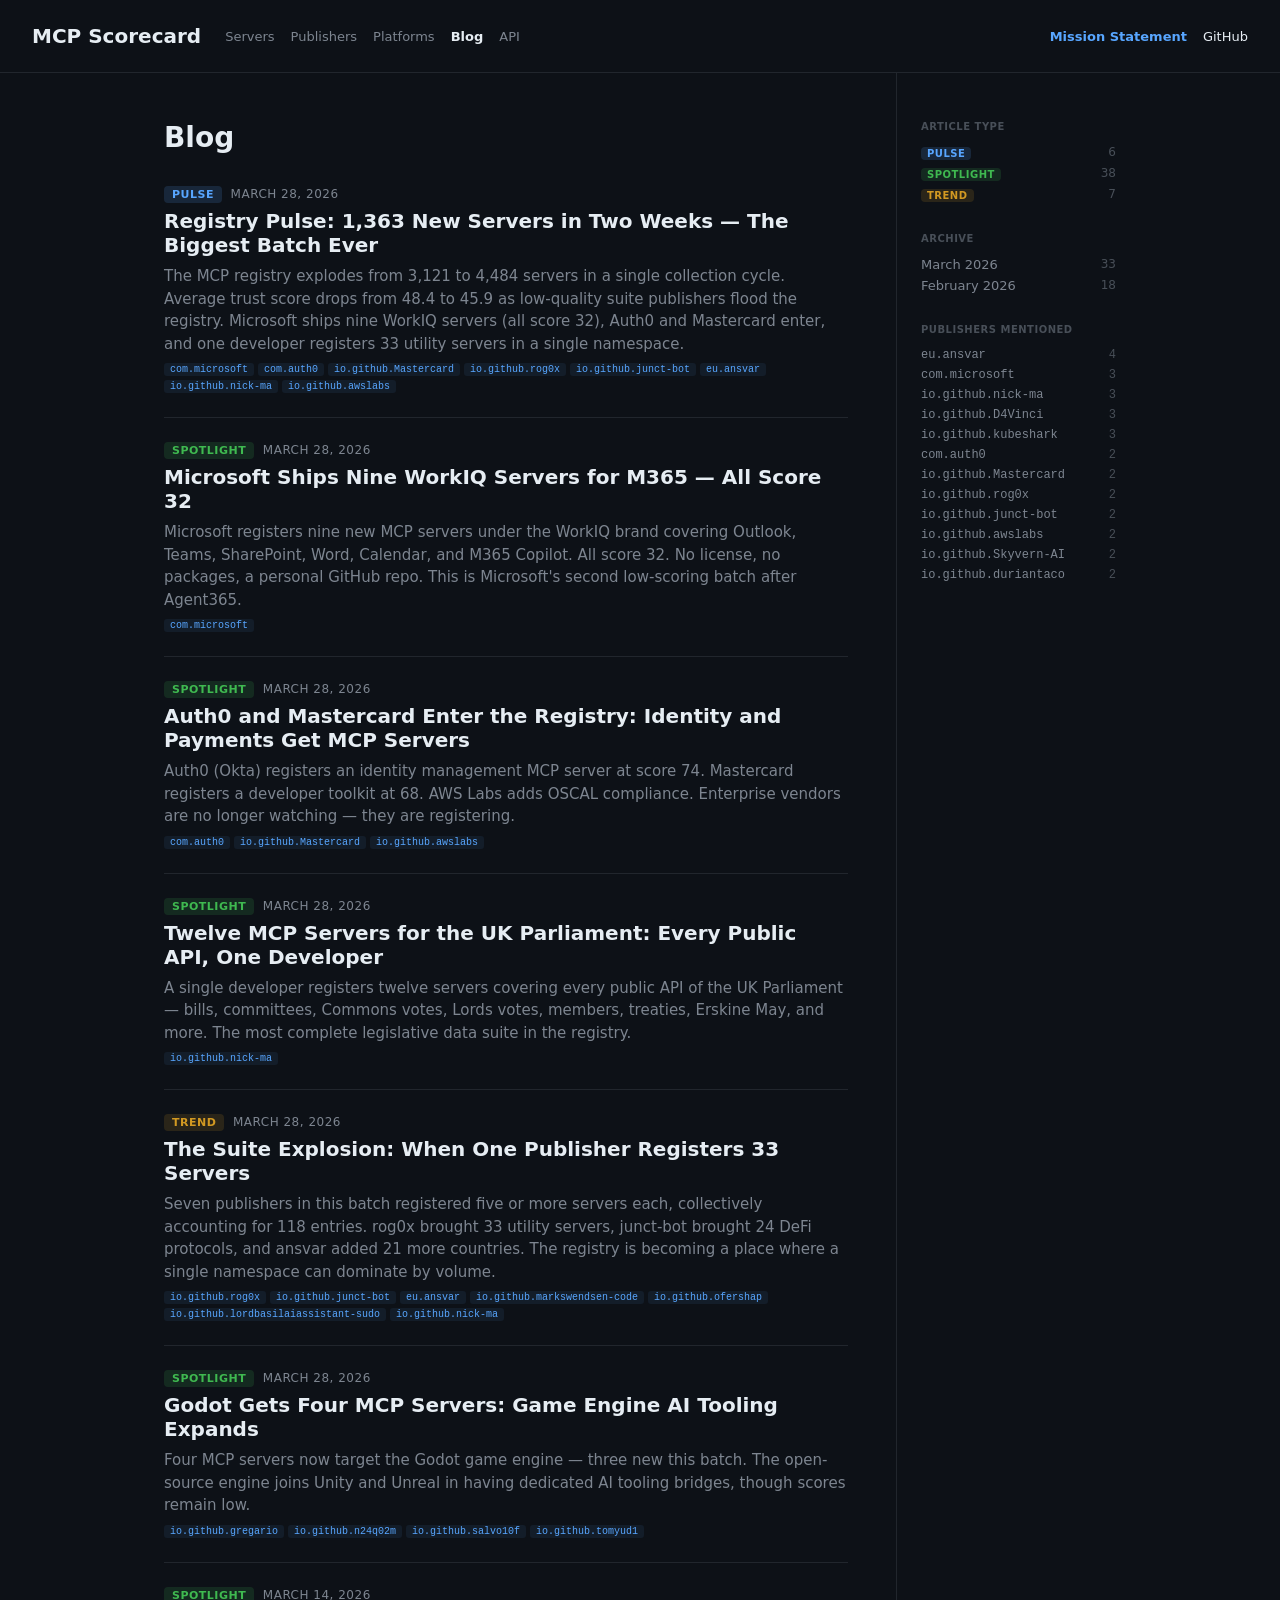
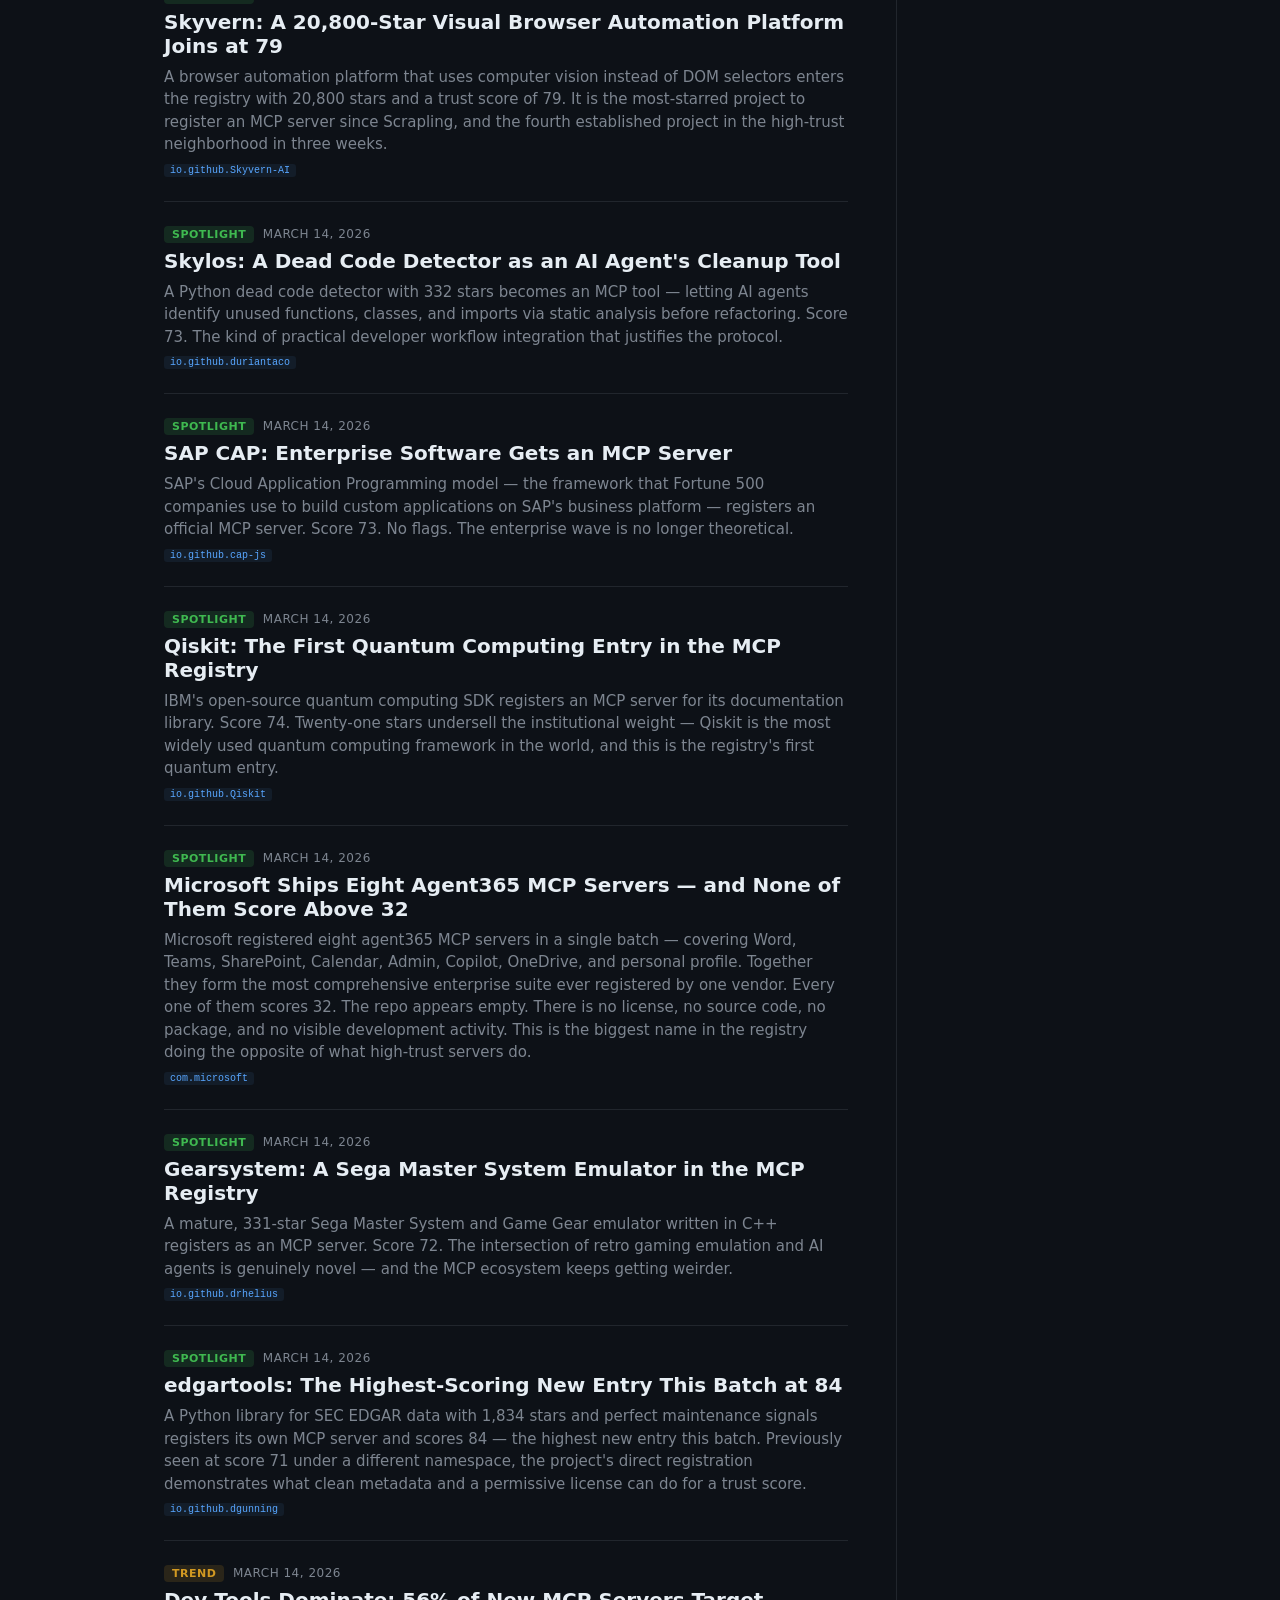
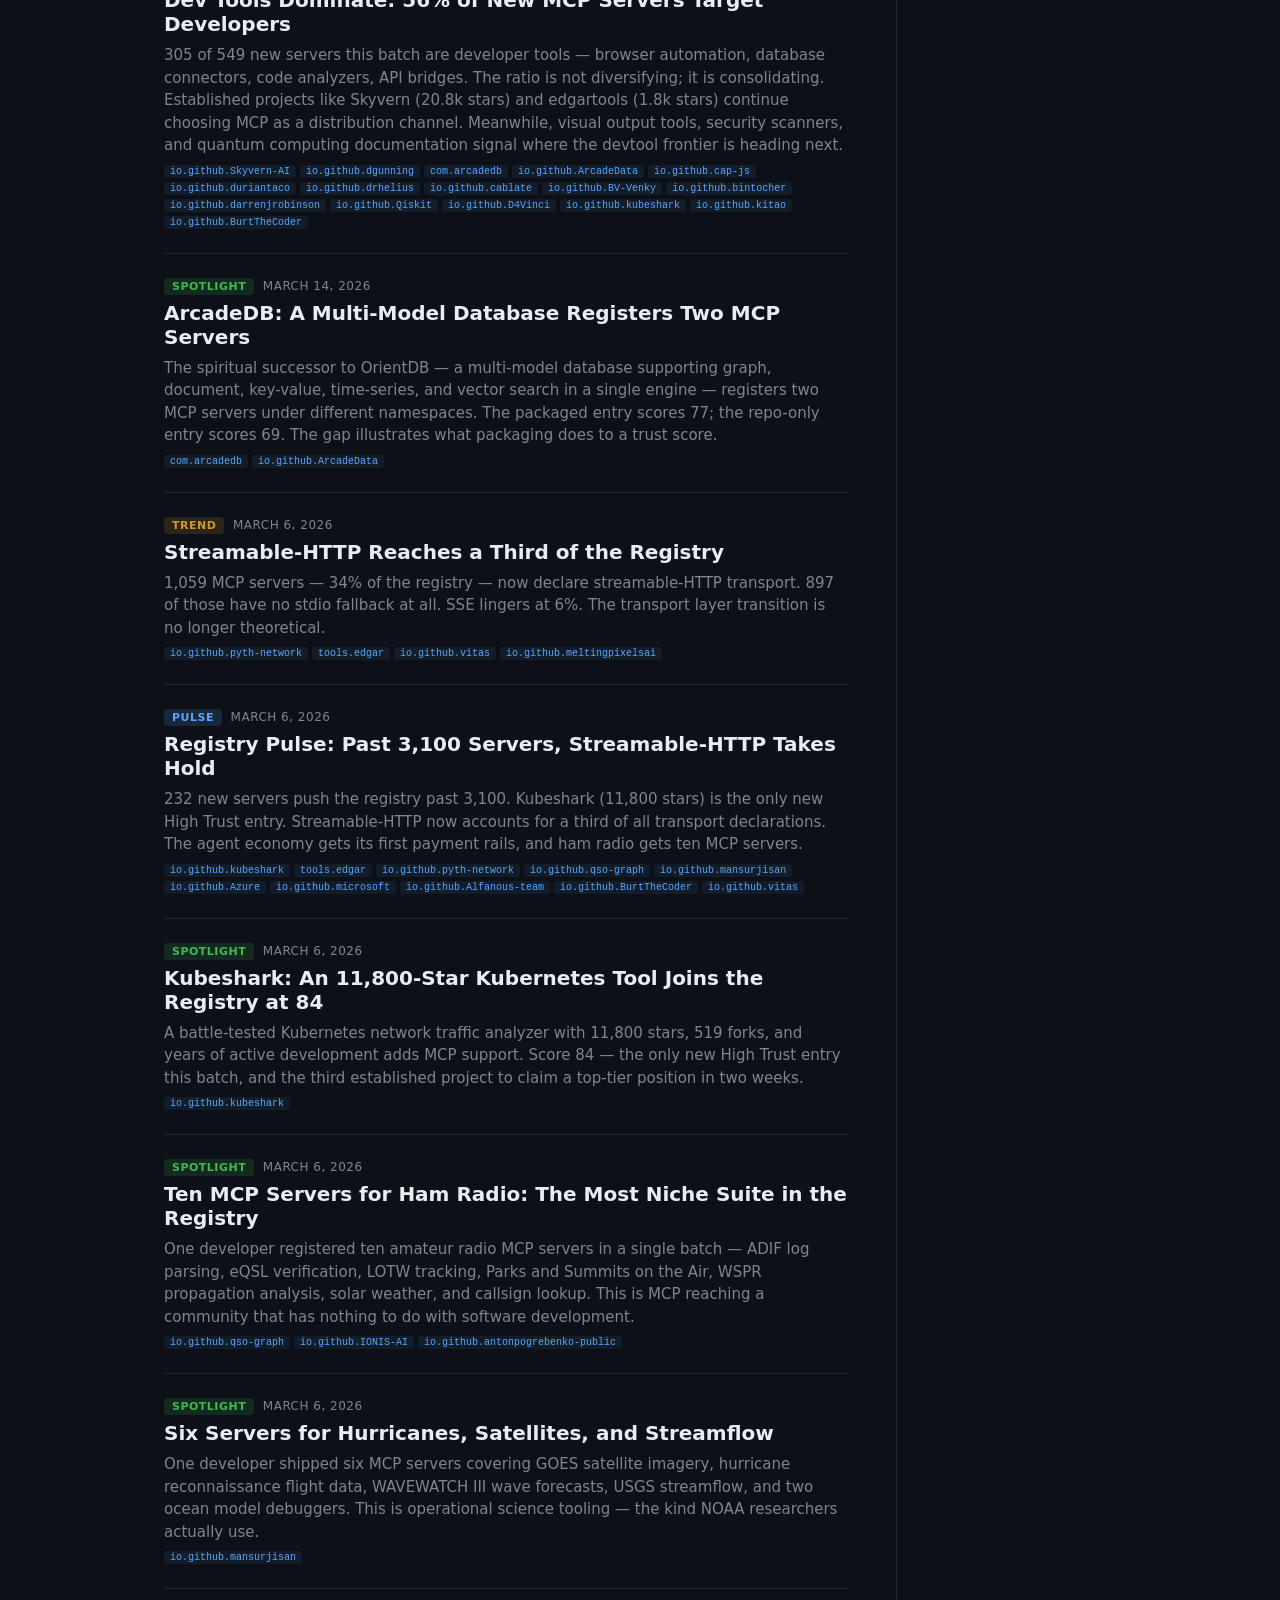
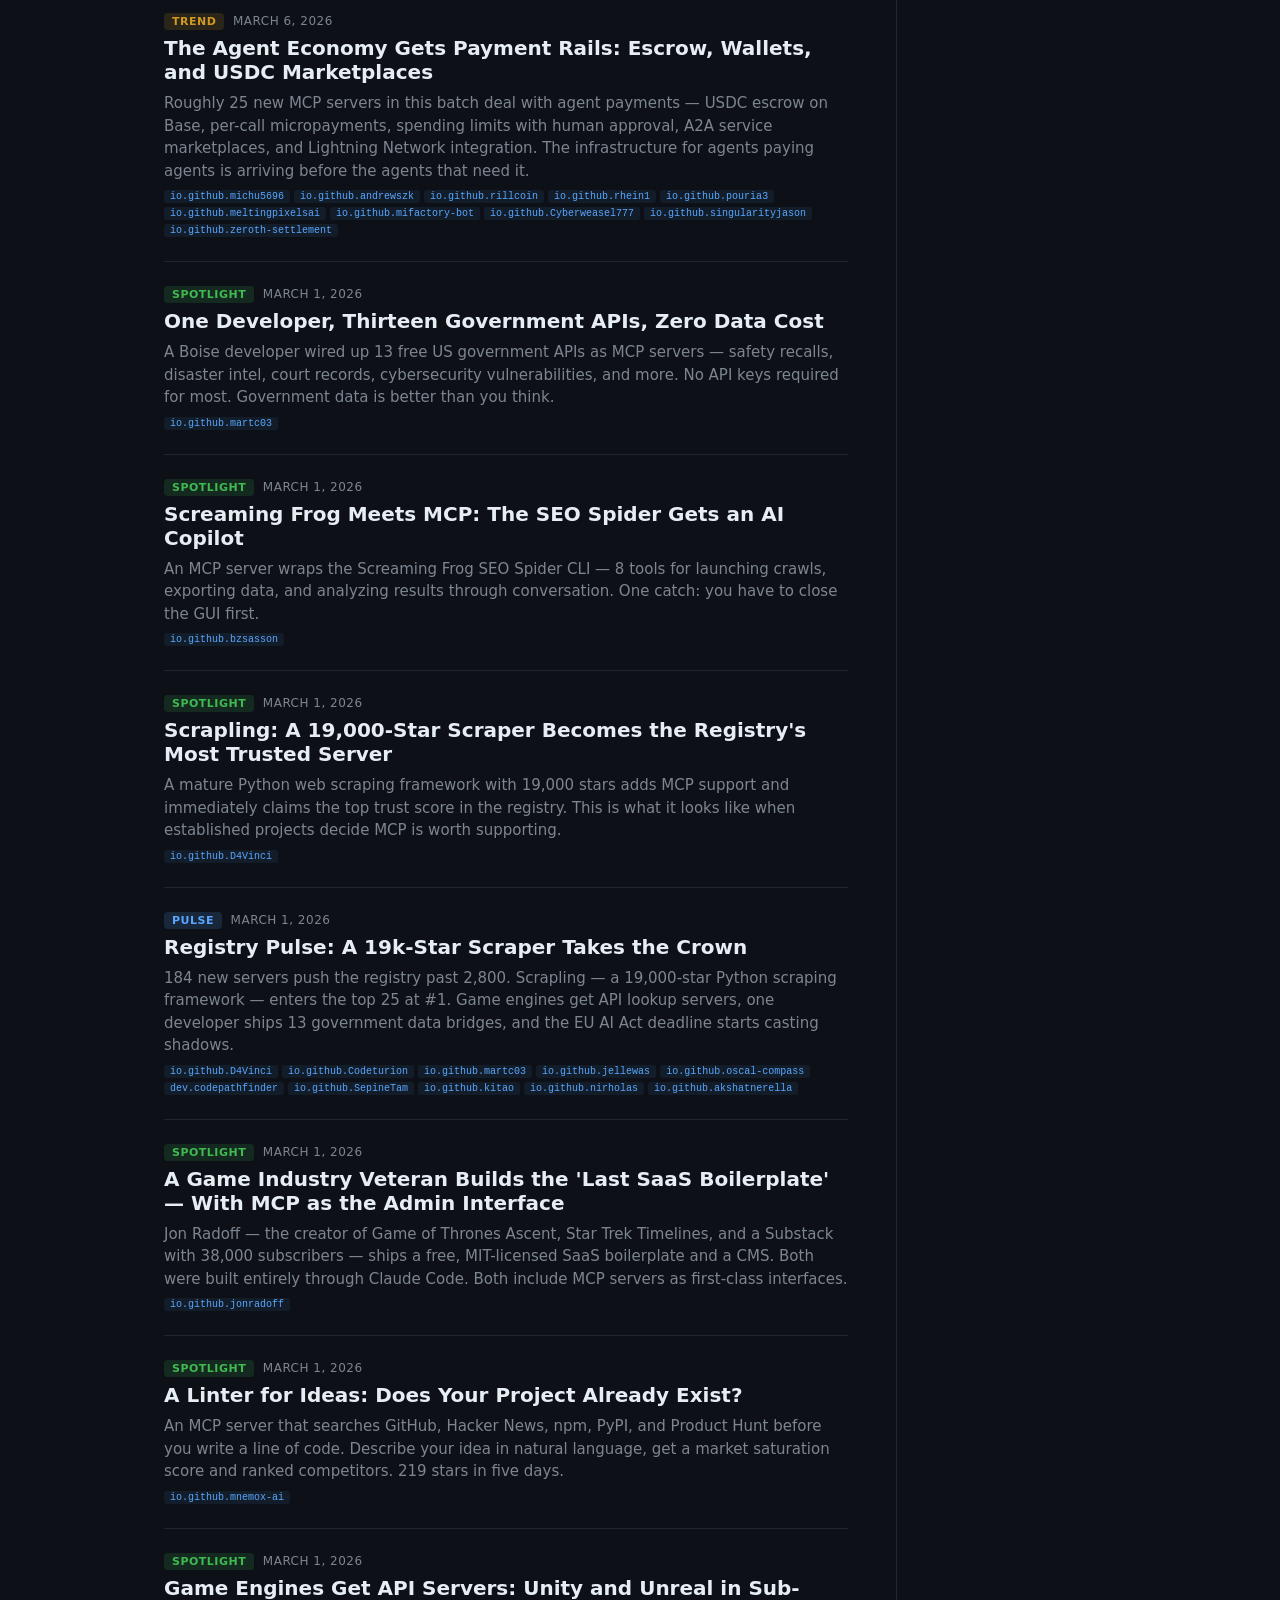
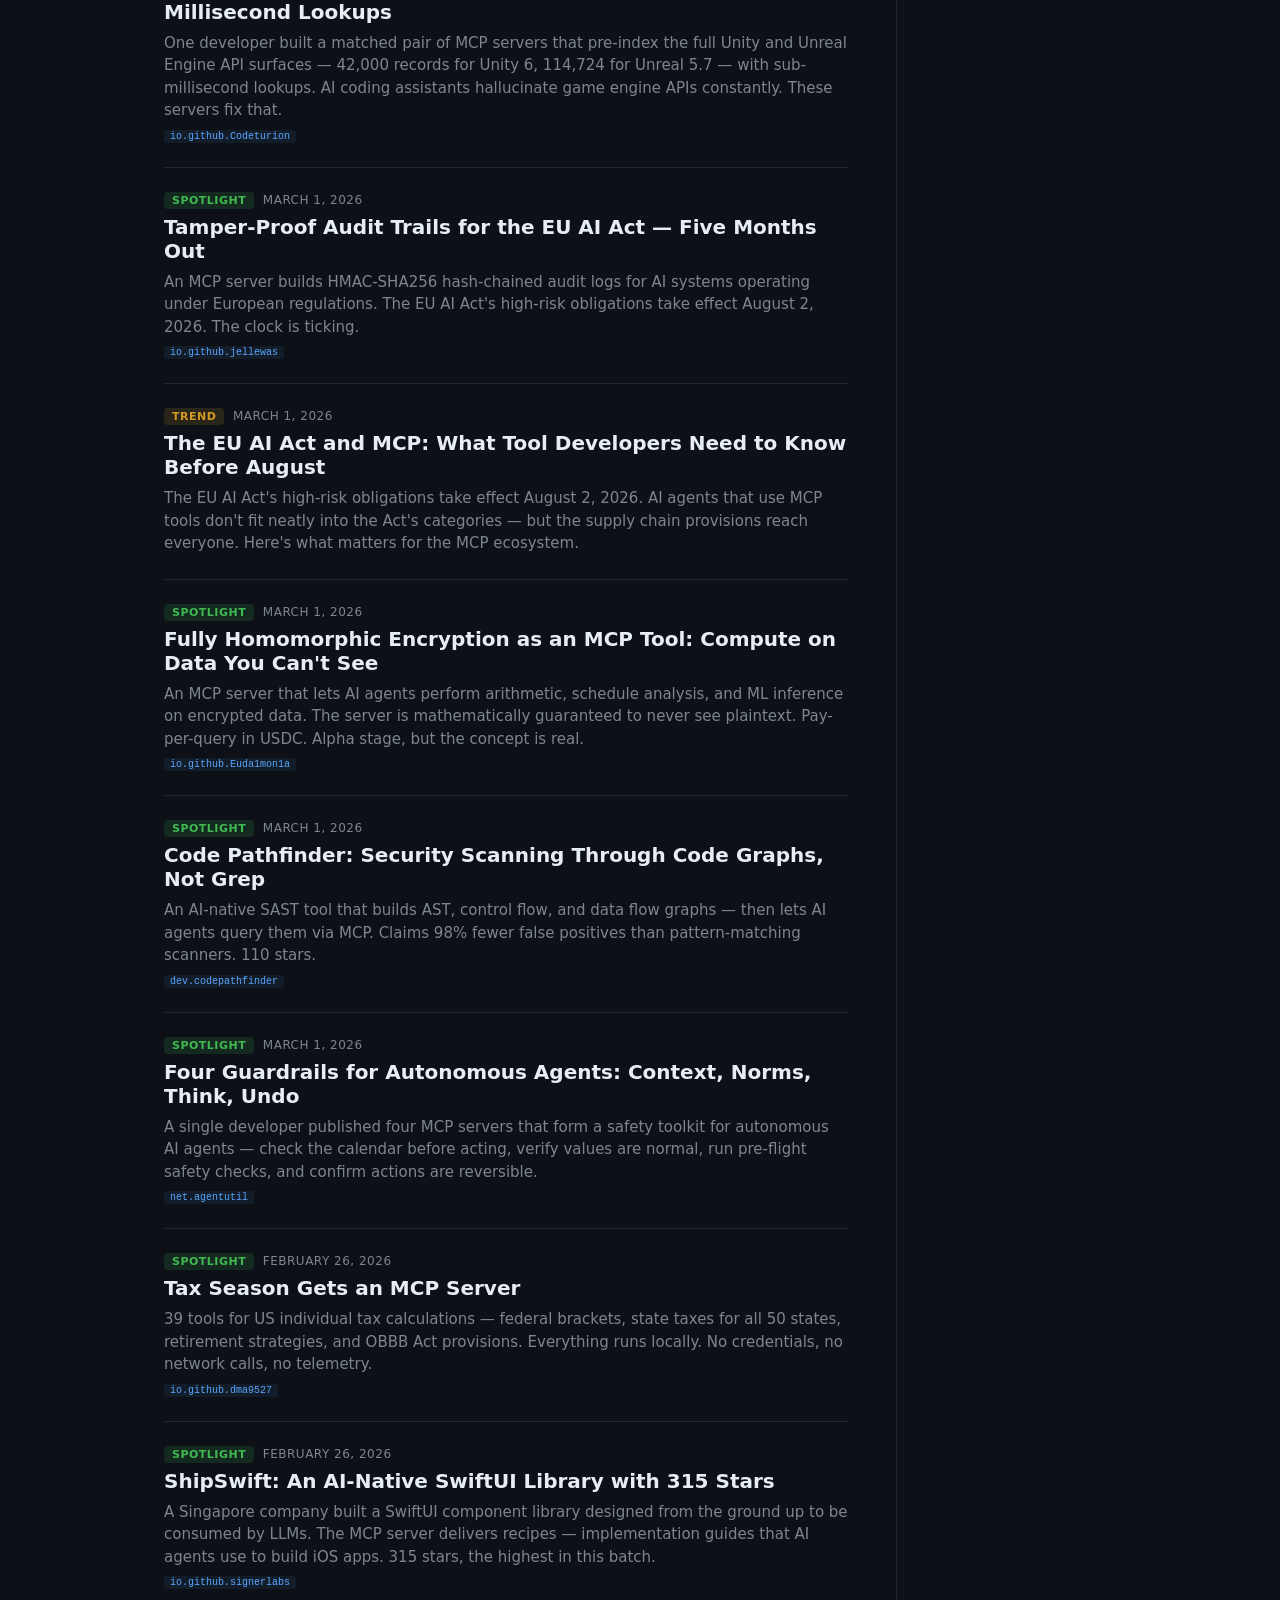
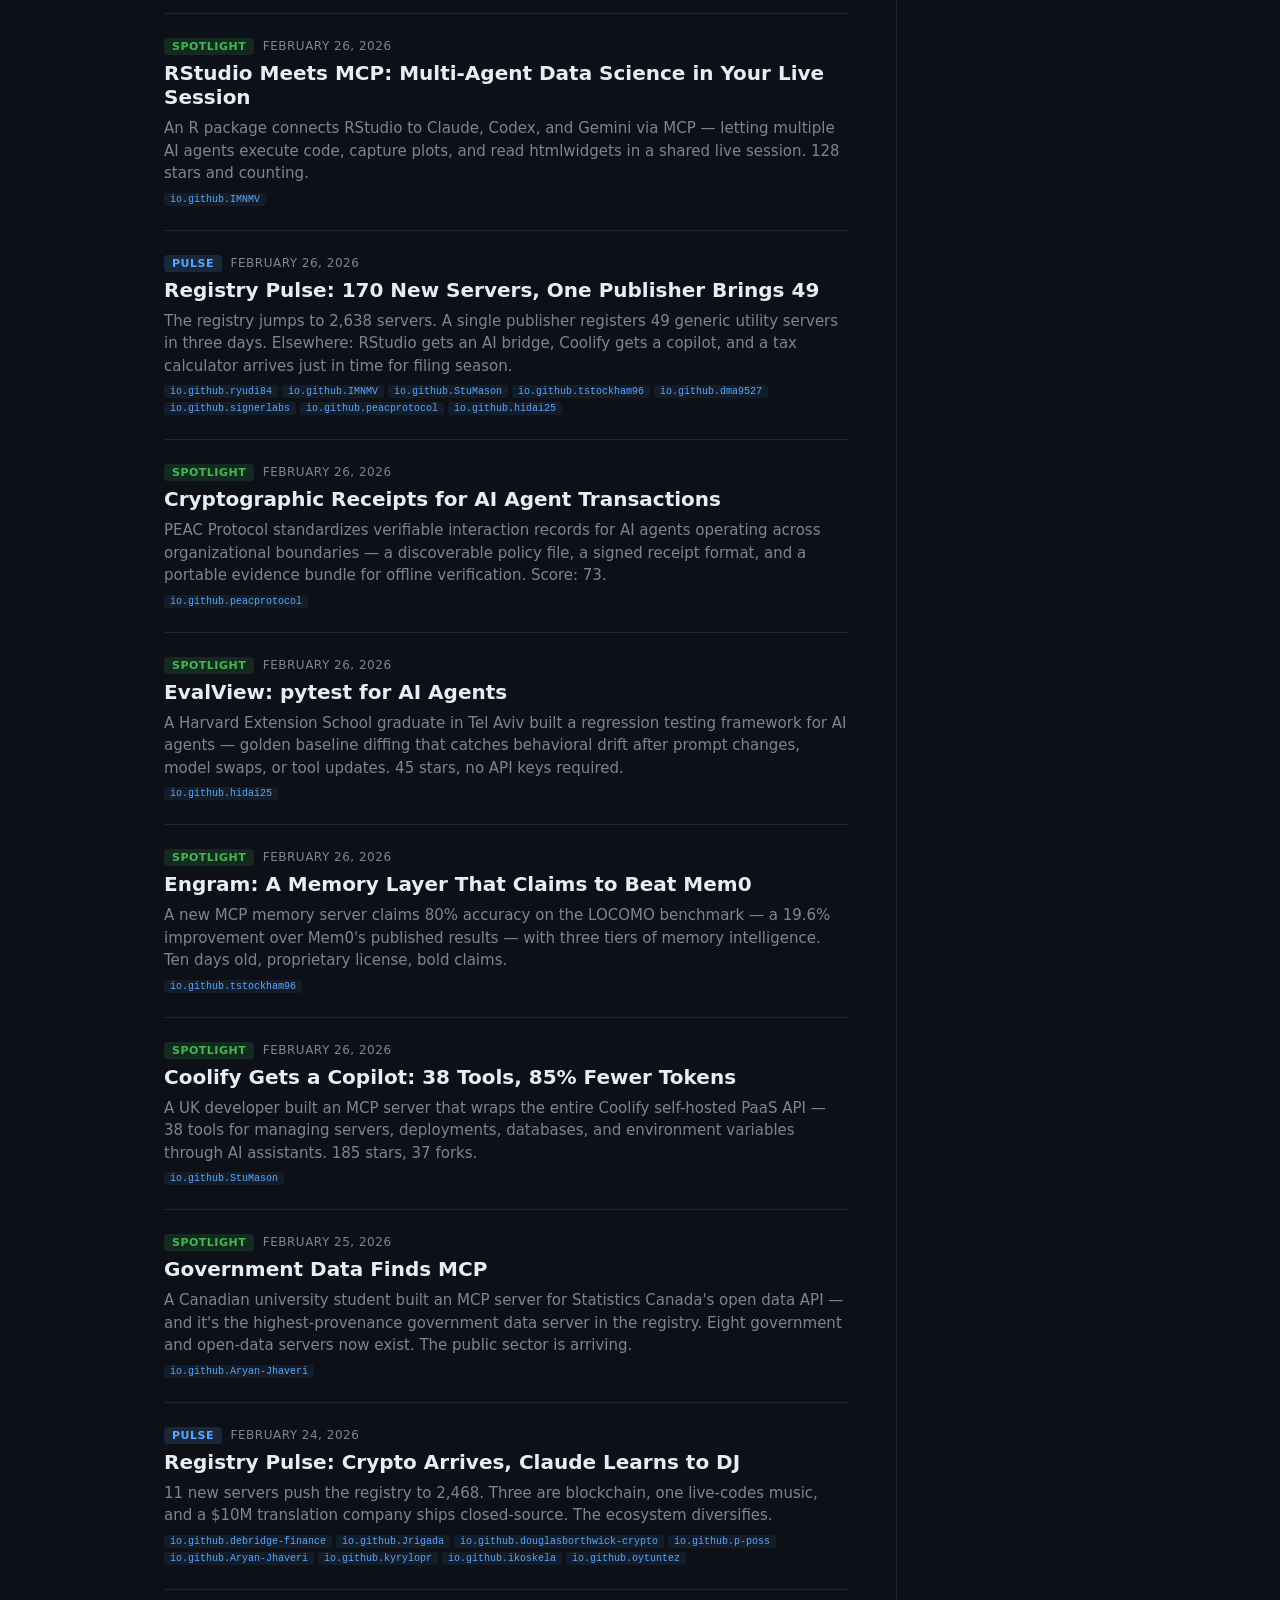
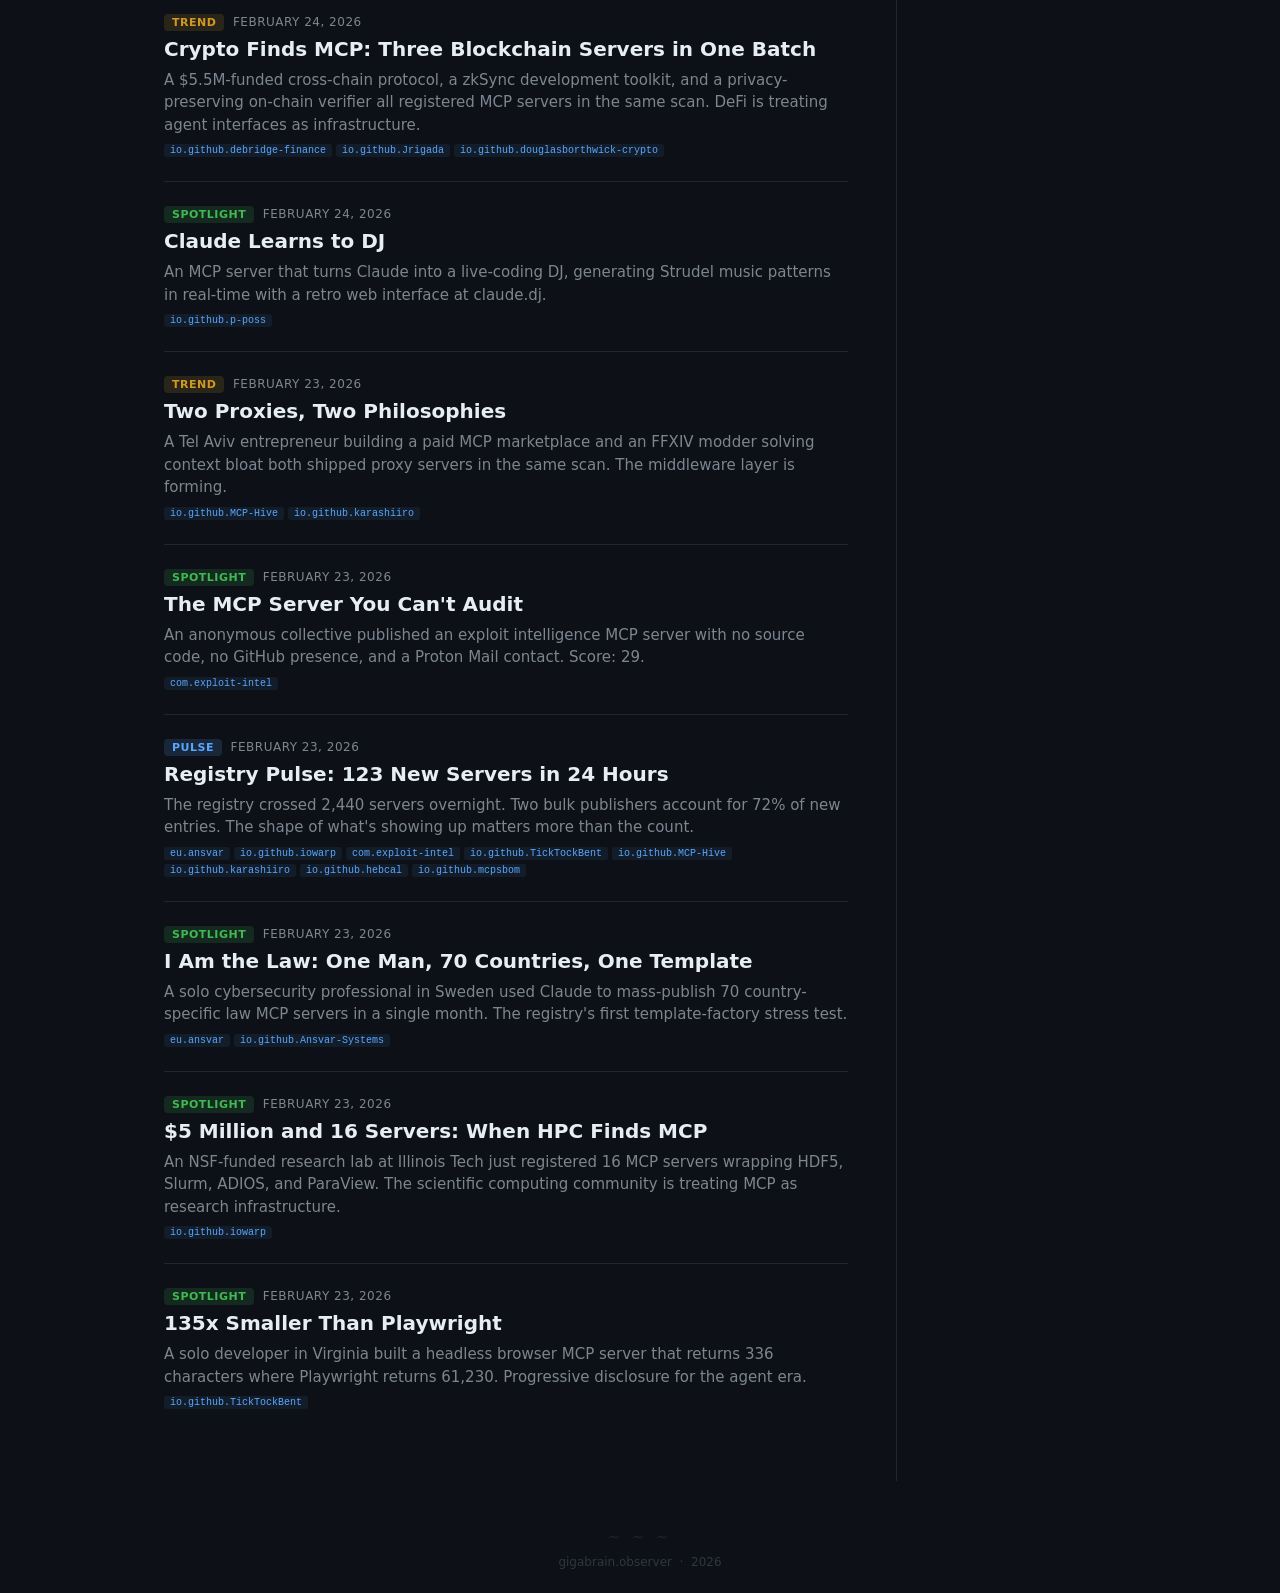
<file: blog.html>
<!DOCTYPE html>
<html lang="en">
<head>
<meta charset="UTF-8">
<meta name="viewport" content="width=device-width, initial-scale=1.0">
<title>Blog — MCP Scorecard</title>
<meta name="description" content="Analysis and reporting on the MCP server ecosystem. New entries, trust signals, publisher investigations, and trends.">
<meta property="og:title" content="Blog — MCP Scorecard">
<meta property="og:description" content="Analysis and reporting on the MCP server ecosystem. New entries, trust signals, publisher investigations, and trends.">
<meta property="og:type" content="website">
<meta property="og:url" content="https://mcp-scorecard.ai/blog.html">
<meta name="twitter:card" content="summary">
<meta name="twitter:title" content="Blog — MCP Scorecard">
<meta name="twitter:description" content="Analysis and reporting on the MCP server ecosystem.">
<link rel="icon" type="image/svg+xml" href="favicon.svg">
<style>
  * { margin: 0; padding: 0; box-sizing: border-box; }
  body { font-family: -apple-system, BlinkMacSystemFont, 'Segoe UI', system-ui, sans-serif; background: #0d1117; color: #e6edf3; }
  a { color: #58a6ff; text-decoration: none; }
  a:hover { text-decoration: underline; }

  /* Header */
  .header { padding: 24px 32px; border-bottom: 1px solid #21262d; display: flex; align-items: center; gap: 24px; flex-wrap: wrap; }
  .header h1 { font-size: 20px; font-weight: 600; white-space: nowrap; }
  .header h1 a { color: #e6edf3; text-decoration: none; }
  .header h1 a:hover { color: #58a6ff; text-decoration: none; }
  .header .nav { display: flex; gap: 16px; font-size: 13px; }
  .header .nav a { color: #7d8590; text-decoration: none; }
  .header .nav a:hover { color: #58a6ff; text-decoration: none; }
  .header .nav a.active { color: #e6edf3; font-weight: 600; }
  .header .meta { font-size: 13px; color: #7d8590; display: flex; gap: 16px; margin-left: auto; align-items: center; }
  .header .meta a:hover { text-decoration: underline; }

  /* Layout */
  .layout { display: flex; max-width: 1000px; margin: 0 auto; padding: 0 24px; gap: 48px; }
  .main { flex: 1; min-width: 0; padding: 48px 0; }
  .sidebar { width: 220px; flex-shrink: 0; padding: 48px 0 48px 0; border-left: 1px solid #21262d; padding-left: 24px; }
  .main h2 { font-size: 28px; font-weight: 700; margin-bottom: 32px; }

  /* Sidebar sections */
  .sb-section { margin-bottom: 28px; }
  .sb-label { font-size: 10px; font-weight: 700; text-transform: uppercase; letter-spacing: 0.5px; color: #484f58; margin-bottom: 10px; }
  .sb-item { display: block; font-size: 13px; color: #7d8590; padding: 3px 0; cursor: pointer; text-decoration: none; }
  .sb-item:hover { color: #58a6ff; text-decoration: none; }
  .sb-item.active { color: #e6edf3; font-weight: 600; }
  .sb-count { float: right; color: #484f58; font-size: 12px; }
  .sb-tag { display: inline-flex; align-items: center; gap: 6px; }
  .sb-tag .tag { font-size: 10px; padding: 1px 6px; }
  .sb-pub { font-family: monospace; font-size: 12px; }

  /* Post cards */
  .post-card { border-bottom: 1px solid #21262d; padding: 24px 0; }
  .post-card:first-of-type { padding-top: 0; }
  .post-card:last-of-type { border-bottom: none; }
  .post-date { font-size: 12px; color: #7d8590; text-transform: uppercase; letter-spacing: 0.5px; margin-bottom: 6px; }
  .post-title { font-size: 20px; font-weight: 600; margin-bottom: 8px; }
  .post-title a { color: #e6edf3; }
  .post-title a:hover { color: #58a6ff; text-decoration: none; }
  .post-summary { font-size: 15px; color: #7d8590; line-height: 1.5; }
  .post-pubs { margin-top: 8px; display: flex; gap: 4px; flex-wrap: wrap; }
  .post-pub { font-size: 10px; padding: 1px 6px; border-radius: 3px; background: rgba(88,166,255,0.08); color: #58a6ff; font-family: monospace; text-decoration: none; }
  .post-pub:hover { background: rgba(88,166,255,0.18); text-decoration: none; }

  /* Single post view */
  .post-view { padding: 48px 0; }
  .post-view .back { font-size: 13px; color: #7d8590; margin-bottom: 24px; display: inline-block; }
  .post-view .back:hover { color: #58a6ff; }
  .post-header { margin-bottom: 32px; }
  .post-header .post-date { margin-bottom: 8px; }
  .post-header h2 { font-size: 32px; font-weight: 700; line-height: 1.2; margin-bottom: 12px; }
  .post-header .post-summary { font-size: 17px; color: #8b949e; }
  .byline { font-size: 13px; color: #484f58; margin-top: 8px; }

  /* Post body */
  .post-body { line-height: 1.7; font-size: 16px; color: #b1bac4; }
  .post-body h3 { font-size: 20px; font-weight: 600; color: #e6edf3; margin: 32px 0 12px; }
  .post-body p { margin-bottom: 16px; }
  .post-body strong { color: #e6edf3; }
  .post-body code { background: #161b22; padding: 2px 6px; border-radius: 4px; font-size: 14px; color: #e6edf3; }
  .post-body a { color: #58a6ff; }
  .post-body ul, .post-body ol { margin: 0 0 16px 24px; }
  .post-body li { margin-bottom: 6px; }
  .post-body em { color: #8b949e; }
  .post-body table { width: 100%; border-collapse: collapse; margin: 16px 0; font-size: 14px; }
  .post-body th { text-align: left; padding: 8px 12px; border-bottom: 2px solid #21262d; color: #7d8590; font-size: 12px; text-transform: uppercase; letter-spacing: 0.5px; }
  .post-body td { padding: 8px 12px; border-bottom: 1px solid #21262d; }
  .post-body .traceback { background: #161b22; border: 1px solid #21262d; border-radius: 8px; padding: 16px; font-size: 13px; color: #7d8590; margin-top: 32px; }
  .post-body .traceback strong { color: #8b949e; }
  .post-body .traceback a { color: #58a6ff; }
  .post-body blockquote { border-left: 3px solid #30363d; padding: 12px 20px; margin: 20px 0; background: rgba(88,166,255,0.04); border-radius: 0 8px 8px 0; }
  .post-body blockquote p { color: #8b949e; margin: 0; font-style: italic; }
  .post-body blockquote cite { display: block; margin-top: 8px; font-size: 13px; font-style: normal; color: #484f58; }

  /* Tag pills */
  .tag { display: inline-block; font-size: 11px; font-weight: 700; padding: 2px 8px; border-radius: 4px; text-transform: uppercase; letter-spacing: 0.5px; vertical-align: middle; }
  .tag-pulse { background: rgba(88,166,255,0.15); color: #58a6ff; }
  .tag-spotlight { background: rgba(63,185,80,0.15); color: #3fb950; }
  .tag-trend { background: rgba(210,153,34,0.15); color: #d29922; }
  .tag-investigation { background: rgba(248,81,73,0.15); color: #f85149; }
  .tag-interview { background: rgba(163,113,247,0.15); color: #a371f7; }
  .tag-comparison { background: rgba(88,166,255,0.15); color: #58a6ff; }
  .tag-incident { background: rgba(248,81,73,0.15); color: #f85149; }

  /* Footer */
  .footer { padding: 32px 32px 24px; text-align: center; margin-top: 16px; }
  .footer-squig { color: #21262d; font-size: 14px; letter-spacing: 4px; margin-bottom: 10px; }
  .footer-text { font-size: 12px; color: #30363d; }
  .footer-text a { color: #30363d; text-decoration: none; }
  .footer-text a:hover { color: #58a6ff; }

  /* Responsive */
  @media (max-width: 768px) {
    .layout { flex-direction: column; gap: 0; }
    .sidebar { width: 100%; border-left: none; border-top: 1px solid #21262d; padding-left: 0; padding-top: 24px; }
  }
</style>
</head>
<body>

<div class="header">
  <h1><a href="./">MCP Scorecard</a></h1>
  <div class="nav">
    <a href="./">Servers</a>
    <a href="publishers.html">Publishers</a>
    <a href="platforms.html">Platforms</a>
    <a href="blog.html" class="active">Blog</a>
    <a href="api.html">API</a>
  </div>
  <div class="meta">
    <a href="about.html" style="color:#58a6ff;font-weight:600;text-decoration:none;">Mission Statement</a>
    <a href="https://github.com/gigabrainobserver/mcp-scorecard" style="color:#e6edf3;text-decoration:none;">GitHub</a>
  </div>
</div>

<div class="layout">
  <div class="main" id="main" style="display:none"></div>
  <div class="sidebar" id="sidebar" style="display:none"></div>
</div>

<div class="footer">
  <div class="footer-squig">~ ~ ~</div>
  <div class="footer-text"><a href="https://gigabrain.observer">gigabrain.observer</a> &nbsp;&middot;&nbsp; <a href="privacy.html">2026</a></div>
</div>

<script>
let posts = [];
let activeTag = null;
let activePub = null;

function fmtDate(d) {
  const dt = new Date(d + 'T00:00:00');
  return dt.toLocaleDateString('en-US', { year: 'numeric', month: 'long', day: 'numeric' });
}

function fmtMonth(d) {
  const dt = new Date(d + 'T00:00:00');
  return dt.toLocaleDateString('en-US', { year: 'numeric', month: 'long' });
}

function buildSidebar(currentSlug) {
  // Tag counts
  const tagCounts = {};
  const pubCounts = {};
  const months = {};
  for (const p of posts) {
    tagCounts[p.tag] = (tagCounts[p.tag] || 0) + 1;
    const m = p.date.slice(0, 7);
    months[m] = (months[m] || 0) + 1;
    for (const pub of (p.publishers || [])) {
      pubCounts[pub] = (pubCounts[pub] || 0) + 1;
    }
  }

  // Tags
  const tagOrder = ['Pulse', 'Spotlight', 'Trend', 'Investigation', 'Interview', 'Comparison', 'Incident'];
  const tagsHTML = tagOrder
    .filter(t => tagCounts[t])
    .map(t => {
      const cls = (activeTag === t && !currentSlug) ? 'sb-item active' : 'sb-item';
      return `<a class="${cls}" data-filter-tag="${t}"><span class="sb-tag"><span class="tag tag-${t.toLowerCase()}">${t}</span></span><span class="sb-count">${tagCounts[t]}</span></a>`;
    }).join('');

  // Archives
  const archiveHTML = Object.entries(months)
    .sort((a, b) => b[0].localeCompare(a[0]))
    .map(([m, c]) => {
      const label = new Date(m + '-01T00:00:00').toLocaleDateString('en-US', { year: 'numeric', month: 'long' });
      return `<a class="sb-item" data-filter-month="${m}">${label}<span class="sb-count">${c}</span></a>`;
    }).join('');

  // Publishers mentioned
  const pubHTML = Object.entries(pubCounts)
    .sort((a, b) => b[1] - a[1])
    .slice(0, 12)
    .map(([pub, c]) => {
      const cls = (activePub === pub && !currentSlug) ? 'sb-item active' : 'sb-item';
      return `<a class="${cls} sb-pub" data-filter-pub="${pub}">${pub}<span class="sb-count">${c}</span></a>`;
    }).join('');

  document.getElementById('sidebar').innerHTML = `
    <div class="sb-section">
      <div class="sb-label">Article Type</div>
      ${tagsHTML}
    </div>
    <div class="sb-section">
      <div class="sb-label">Archive</div>
      ${archiveHTML}
    </div>
    <div class="sb-section">
      <div class="sb-label">Publishers Mentioned</div>
      ${pubHTML}
    </div>
  `;

  // Wire sidebar clicks
  document.querySelectorAll('[data-filter-tag]').forEach(el => {
    el.addEventListener('click', () => {
      const t = el.dataset.filterTag;
      activeTag = (activeTag === t) ? null : t;
      activePub = null;
      window.location.hash = '';
      renderIndex();
    });
  });
  document.querySelectorAll('[data-filter-pub]').forEach(el => {
    el.addEventListener('click', () => {
      const p = el.dataset.filterPub;
      activePub = (activePub === p) ? null : p;
      activeTag = null;
      window.location.hash = '';
      renderIndex();
    });
  });
  document.querySelectorAll('[data-filter-month]').forEach(el => {
    el.addEventListener('click', () => {
      // For now just clear other filters — with more months this would filter
      activeTag = null;
      activePub = null;
      window.location.hash = '';
      renderIndex();
    });
  });
}

function renderIndex() {
  document.title = 'Blog — MCP Scorecard';
  document.getElementById('main').style.display = 'block';
  document.getElementById('sidebar').style.display = 'block';

  let filtered = posts;
  if (activeTag) filtered = filtered.filter(p => p.tag === activeTag);
  if (activePub) filtered = filtered.filter(p => (p.publishers || []).includes(activePub));

  const heading = activeTag ? `Blog <span style="font-weight:400;font-size:20px;color:#7d8590">/ ${activeTag}</span>`
    : activePub ? `Blog <span style="font-weight:400;font-size:20px;color:#7d8590">/ ${activePub}</span>`
    : 'Blog';

  const cardsHTML = filtered.map(p => {
    const pubPills = (p.publishers || []).map(pub =>
      `<a class="post-pub" href="publisher.html#${pub}">${pub}</a>`
    ).join('');
    return `<div class="post-card">
      <div class="post-date"><span class="tag tag-${p.tag.toLowerCase()}">${p.tag}</span> &nbsp;${fmtDate(p.date)}</div>
      <div class="post-title"><a href="blog.html#${p.slug}">${p.title}</a></div>
      <div class="post-summary">${p.summary}</div>
      ${pubPills ? `<div class="post-pubs">${pubPills}</div>` : ''}
    </div>`;
  }).join('');

  document.getElementById('main').innerHTML = `<h2>${heading}</h2>${cardsHTML}`;
  buildSidebar(null);
}

function renderPost(slug) {
  const p = posts.find(p => p.slug === slug);
  if (!p) { renderIndex(); return; }

  document.title = `${p.title} — MCP Scorecard`;
  document.getElementById('main').style.display = 'block';
  document.getElementById('sidebar').style.display = 'block';

  const pubPills = (p.publishers || []).map(pub =>
    `<a class="post-pub" href="publisher.html#${pub}">${pub}</a>`
  ).join('');

  document.getElementById('main').innerHTML = `
    <div class="post-view">
      <a href="blog.html" class="back" onclick="window.location.hash=''; activeTag=null; activePub=null; renderIndex(); return false;">&larr; All posts</a>
      <div class="post-header">
        <div class="post-date"><span class="tag tag-${p.tag.toLowerCase()}">${p.tag}</span> &nbsp;${fmtDate(p.date)}</div>
        <h2>${p.title}</h2>
        <div class="post-summary">${p.summary}</div>
        <div class="byline">MCP Scorecard Research</div>
        ${pubPills ? `<div class="post-pubs" style="margin-top:12px">${pubPills}</div>` : ''}
      </div>
      <div class="post-body">${p.body}</div>
    </div>
  `;

  buildSidebar(slug);
  window.scrollTo(0, 0);
}

function route() {
  const slug = decodeURIComponent(window.location.hash.slice(1));
  if (slug) renderPost(slug);
  else renderIndex();
}

async function init() {
  const resp = await fetch('./blog/posts.json');
  posts = await resp.json();
  route();
}

window.addEventListener('hashchange', route);
init();
</script>
</body>
</html>
</file>
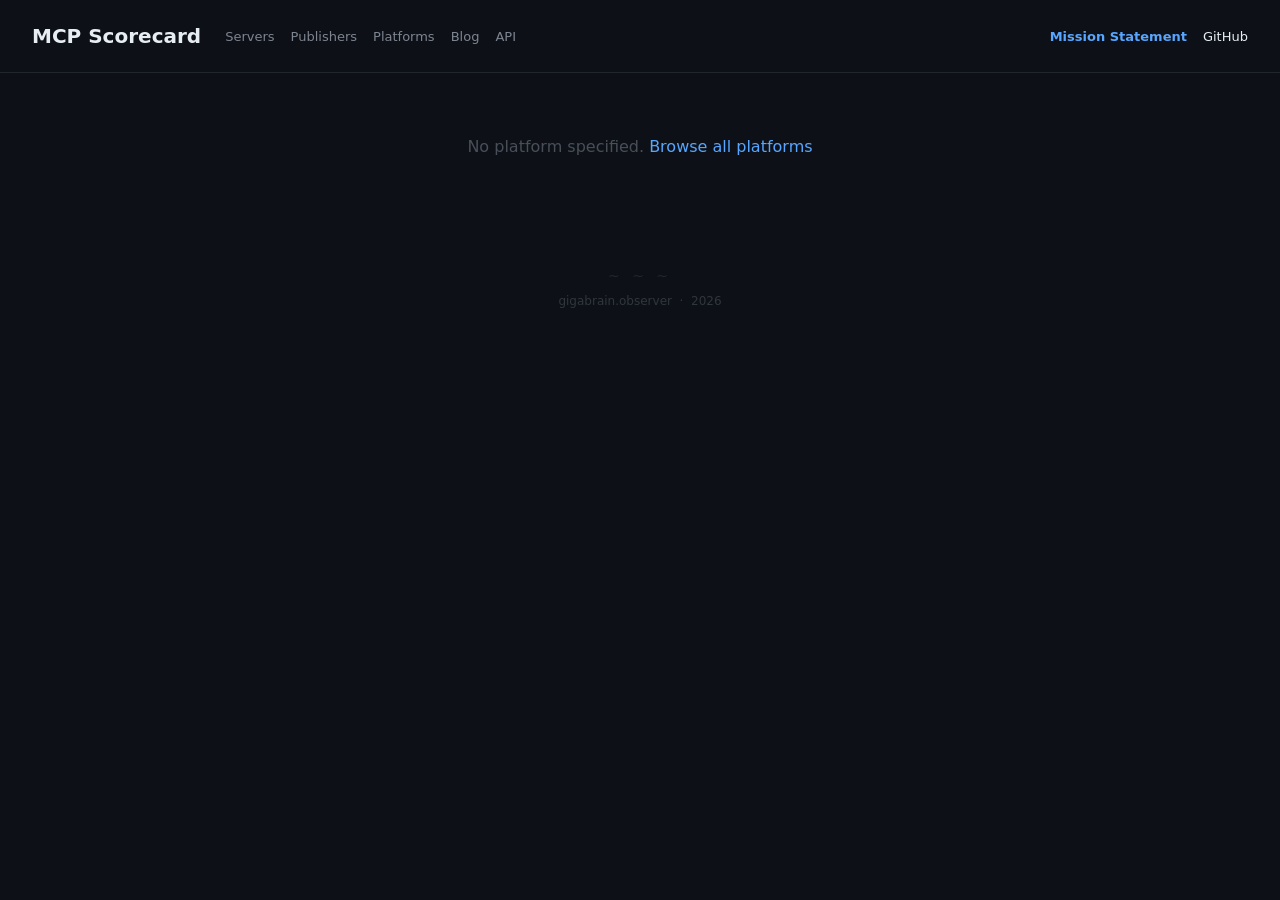
<file: platform.html>
<!DOCTYPE html>
<html lang="en">
<head>
<meta charset="UTF-8">
<meta name="viewport" content="width=device-width, initial-scale=1.0">
<title>Platform — MCP Scorecard</title>
<meta name="description" content="View all MCP servers targeting a specific platform or service, with trust scores, flags, and provenance data.">
<meta property="og:title" content="Platform — MCP Scorecard">
<meta property="og:description" content="View all MCP servers targeting a specific platform or service, with trust scores and provenance data.">
<meta property="og:type" content="website">
<meta property="og:url" content="https://mcp-scorecard.ai/platform.html">
<meta name="twitter:card" content="summary">
<meta name="twitter:title" content="Platform — MCP Scorecard">
<meta name="twitter:description" content="View all MCP servers targeting a specific platform or service, with trust scores and provenance data.">
<link rel="icon" type="image/svg+xml" href="favicon.svg">
<style>
  * { margin: 0; padding: 0; box-sizing: border-box; }
  body { font-family: -apple-system, BlinkMacSystemFont, 'Segoe UI', system-ui, sans-serif; background: #0d1117; color: #e6edf3; }

  /* Header */
  .header { padding: 24px 32px; border-bottom: 1px solid #21262d; display: flex; align-items: center; gap: 24px; flex-wrap: wrap; }
  .header h1 { font-size: 20px; font-weight: 600; white-space: nowrap; }
  .header h1 a { color: #e6edf3; text-decoration: none; }
  .header h1 a:hover { color: #58a6ff; }
  .header .nav { display: flex; gap: 16px; font-size: 13px; }
  .header .nav a { color: #7d8590; text-decoration: none; }
  .header .nav a:hover { color: #58a6ff; }
  .header .meta { font-size: 13px; color: #7d8590; display: flex; gap: 16px; margin-left: auto; align-items: center; }
  .header .meta a:hover { text-decoration: underline; }

  /* Platform hero */
  .plat-hero { padding: 32px 32px 24px; border-bottom: 1px solid #21262d; }
  .plat-title { display: flex; align-items: center; gap: 10px; margin-bottom: 8px; }
  .plat-title h2 { font-size: 24px; font-weight: 700; }
  .plat-links { display: flex; gap: 16px; font-size: 13px; }
  .plat-links a { color: #58a6ff; text-decoration: none; }
  .plat-links a:hover { text-decoration: underline; }

  /* Stats bar */
  .stats-bar { padding: 16px 32px; border-bottom: 1px solid #21262d; display: flex; gap: 24px; flex-wrap: wrap; align-items: center; }
  .stat { text-align: center; }
  .stat-sep { width: 1px; height: 36px; background: #30363d; flex-shrink: 0; }
  .stat .num { font-size: 22px; font-weight: 700; }
  .stat .label { font-size: 11px; color: #7d8590; text-transform: uppercase; letter-spacing: 0.5px; }
  .band-high .num { color: #3fb950; }
  .band-mod .num { color: #58a6ff; }
  .band-low .num { color: #d29922; }
  .band-vlow .num { color: #f85149; }
  .band-unk .num { color: #6e7681; }

  /* Flag summary */
  .flag-summary { padding: 12px 32px; border-bottom: 1px solid #21262d; display: flex; gap: 6px; flex-wrap: wrap; align-items: center; }
  .flag-summary-label { font-size: 11px; color: #7d8590; font-weight: 600; text-transform: uppercase; letter-spacing: 0.5px; margin-right: 8px; }

  /* List */
  .list { display: flex; flex-direction: column; }

  /* Condensed row */
  .row { display: flex; align-items: center; gap: 12px; padding: 8px 32px; border-bottom: 1px solid #21262d; cursor: pointer; }
  .row:hover { background: #161b22; }
  .row.expanded { background: #161b22; border-bottom-color: transparent; }
  .row-name { font-size: 13px; font-weight: 600; color: #e6edf3; white-space: nowrap; overflow: hidden; text-overflow: ellipsis; min-width: 0; display: flex; align-items: center; gap: 5px; }
  .ns { color: #7d8590; font-weight: 400; text-decoration: none; }
  .ns:hover { color: #58a6ff; text-decoration: underline; }
  .row-link { color: #58a6ff; text-decoration: none; flex-shrink: 0; font-size: 12px; line-height: 1; opacity: 0.7; }
  .row-link:hover { opacity: 1; }
  .verified-badge { flex-shrink: 0; display: inline-flex; align-items: center; }

  /* Score pill */
  .score-pill { padding: 2px 8px; border-radius: 4px; font-size: 12px; font-weight: 700; flex-shrink: 0; min-width: 32px; text-align: center; }
  .score-high { background: rgba(63,185,80,0.15); color: #3fb950; }
  .score-mod { background: rgba(88,166,255,0.15); color: #58a6ff; }
  .score-low { background: rgba(210,153,34,0.15); color: #d29922; }
  .score-vlow { background: rgba(248,81,73,0.15); color: #f85149; }
  .score-unk { background: rgba(110,118,129,0.15); color: #6e7681; }

  /* Flags */
  .row-flags { display: flex; gap: 4px; flex-shrink: 0; }
  .row-flag { font-size: 10px; padding: 1px 6px; border-radius: 3px; font-weight: 700; white-space: nowrap; }
  .row-flag-critical { background: rgba(248,81,73,0.18); color: #f85149; }
  .row-flag-warning { background: rgba(210,153,34,0.18); color: #d29922; }
  .row-flag-info { background: rgba(110,118,129,0.12); color: #7d8590; }

  /* Targets */
  .row-targets { display: flex; gap: 3px; flex-shrink: 0; margin-left: auto; }
  .row-target { font-size: 10px; padding: 1px 5px; border-radius: 3px; background: rgba(88,166,255,0.08); color: #58a6ff; white-space: nowrap; }

  /* Popularity */
  .row-pop { display: flex; gap: 10px; font-size: 11px; color: #7d8590; flex-shrink: 0; }
  .row-pop span { display: flex; align-items: center; gap: 2px; }
  .row-pop .val { color: #8b949e; font-weight: 600; }

  /* Chevron */
  .row-chevron { color: #484f58; font-size: 10px; flex-shrink: 0; transition: transform 0.15s; }
  .row.expanded .row-chevron { transform: rotate(90deg); }

  /* Detail panel */
  .detail { display: none; padding: 12px 32px 16px 76px; background: #161b22; border-bottom: 1px solid #21262d; }
  .detail.open { display: flex; flex-direction: column; gap: 10px; }

  /* Badge groups */
  .badge-group { display: flex; flex-direction: column; gap: 4px; }
  .badge-group-label { font-size: 9px; font-weight: 600; text-transform: uppercase; letter-spacing: 0.5px; color: #484f58; }
  .badge-row { display: flex; flex-wrap: wrap; gap: 3px; }

  .badge { display: inline-flex; align-items: center; font-size: 10px; font-weight: 500; padding: 2px 7px; border-radius: 3px; line-height: 1.4; white-space: nowrap; }
  .badge-flag-critical { background: rgba(248,81,73,0.18); color: #f85149; font-weight: 700; }
  .badge-flag-warning { background: rgba(210,153,34,0.18); color: #d29922; font-weight: 600; }
  .badge-flag-info { background: rgba(110,118,129,0.15); color: #7d8590; }
  .badge-bool-true { background: rgba(63,185,80,0.12); color: #3fb950; }
  .badge-bool-false { background: rgba(110,118,129,0.08); color: #393e46; }
  .badge-enum-good { background: rgba(63,185,80,0.12); color: #3fb950; }
  .badge-enum-neutral { background: rgba(136,146,158,0.12); color: #8b949e; }
  .badge-enum-warning { background: rgba(210,153,34,0.15); color: #d29922; }
  .badge-enum-critical { background: rgba(248,81,73,0.15); color: #f85149; }
  .badge-enum-new { background: rgba(163,113,247,0.15); color: #a371f7; }

  .detail-pop { display: flex; gap: 14px; font-size: 11px; color: #7d8590; }
  .detail-pop span { display: flex; align-items: center; gap: 3px; }
  .detail-pop .val { color: #e6edf3; font-weight: 600; }

  /* Empty state */
  .empty { padding: 64px 32px; text-align: center; color: #484f58; font-size: 16px; }
  .empty a { color: #58a6ff; text-decoration: none; }
  .empty a:hover { text-decoration: underline; }

  /* Footer */
  .footer { padding: 32px 32px 24px; text-align: center; margin-top: 16px; }
  .footer-squig { color: #21262d; font-size: 14px; letter-spacing: 4px; margin-bottom: 10px; }
  .footer-text { font-size: 12px; color: #30363d; }
  .footer-text a { color: #30363d; text-decoration: none; }
  .footer-text a:hover { color: #58a6ff; }
</style>
<script src="js/supabase.js"></script>
</head>
<body>

<div class="header">
  <h1><a href="./">MCP Scorecard</a></h1>
  <div class="nav">
    <a href="./">Servers</a>
    <a href="publishers.html">Publishers</a>
    <a href="platforms.html">Platforms</a>
    <a href="blog.html">Blog</a>
    <a href="api.html">API</a>
  </div>
  <div class="meta">
    <a href="about.html" style="color:#58a6ff;font-weight:600;text-decoration:none;">Mission Statement</a>
    <a href="https://github.com/gigabrainobserver/mcp-scorecard" style="color:#e6edf3;text-decoration:none;">GitHub</a>
  </div>
</div>

<div id="plat-hero" class="plat-hero" style="display:none"></div>
<div id="stats-bar" class="stats-bar" style="display:none"></div>
<div id="flag-summary" class="flag-summary" style="display:none"></div>
<div id="list" class="list"></div>
<div id="empty" class="empty" style="display:none"></div>

<div class="footer">
  <div class="footer-squig">~ ~ ~</div>
  <div class="footer-text"><a href="https://gigabrain.observer">gigabrain.observer</a> &nbsp;&middot;&nbsp; <a href="privacy.html">2026</a></div>
</div>

<script>
const FLAG_SEV = {
  'DEAD_ENTRY':'critical','NO_SOURCE':'critical','SENSITIVE_CRED_REQUEST':'critical',
  'HIGH_SECRET_DEMAND':'warning','STAGING_ARTIFACT':'warning','REPO_ARCHIVED':'warning',
  'TEMPLATE_DESCRIPTION':'info','DESCRIPTION_DUPLICATE':'info',
};
const FLAG_SHORT = {
  'SENSITIVE_CRED_REQUEST':'Sensitive Creds','DEAD_ENTRY':'Dead Entry','NO_SOURCE':'No Source',
  'HIGH_SECRET_DEMAND':'Many Secrets','REPO_ARCHIVED':'Archived','STAGING_ARTIFACT':'Staging',
  'DESCRIPTION_DUPLICATE':'Dup Desc','TEMPLATE_DESCRIPTION':'Template',
};

function scoreClass(s) {
  if (s >= 80) return 'high';
  if (s >= 60) return 'mod';
  if (s >= 40) return 'low';
  if (s >= 20) return 'vlow';
  return 'unk';
}

function fmtNum(n) {
  if (n >= 1000000) return (n / 1000000).toFixed(1) + 'M';
  if (n >= 1000) return (n / 1000).toFixed(1) + 'k';
  return String(n);
}

function renderBadge(b) {
  if (b.type === 'flag') return `<span class="badge badge-flag-${b.severity}">${b.label}</span>`;
  if (b.type === 'bool') return `<span class="badge ${b.value ? 'badge-bool-true' : 'badge-bool-false'}">${b.label}</span>`;
  if (b.type === 'enum') return `<span class="badge badge-enum-${b.level}">${b.label}: ${b.value}</span>`;
  return '';
}

function renderRow(name, s, idx) {
  const cls = scoreClass(s.trust_score);
  const ns = name.split('/')[0];
  const id = name.split('/').slice(1).join('/');
  const badges = s.badges || {};
  const pop = badges.popularity || {};
  const repoUrl = s.signals?.repo_url || null;
  const linkIcon = repoUrl
    ? `<a class="row-link" href="${repoUrl}" target="_blank" rel="noopener" title="${repoUrl}" onclick="event.stopPropagation()"><svg width="12" height="12" viewBox="0 0 16 16" fill="currentColor"><path d="M7.775 3.275a.75.75 0 001.06 1.06l1.25-1.25a2 2 0 112.83 2.83l-2.5 2.5a2 2 0 01-2.83 0 .75.75 0 00-1.06 1.06 3.5 3.5 0 004.95 0l2.5-2.5a3.5 3.5 0 00-4.95-4.95l-1.25 1.25zm-4.69 9.64a2 2 0 010-2.83l2.5-2.5a2 2 0 012.83 0 .75.75 0 001.06-1.06 3.5 3.5 0 00-4.95 0l-2.5 2.5a3.5 3.5 0 004.95 4.95l1.25-1.25a.75.75 0 00-1.06-1.06l-1.25 1.25a2 2 0 01-2.83 0z"/></svg></a>`
    : '';

  const verifiedSvg = s.verified_publisher
    ? `<span class="verified-badge" title="Verified Publisher"><svg width="14" height="14" viewBox="0 0 24 24" fill="none"><circle cx="12" cy="12" r="10" fill="#58a6ff"/><path d="M9 12l2 2 4-4" stroke="#0d1117" stroke-width="3.5" stroke-linecap="round" stroke-linejoin="round" fill="none"/><path d="M9 12l2 2 4-4" stroke="#fff" stroke-width="2.5" stroke-linecap="round" stroke-linejoin="round" fill="none"/></svg></span>`
    : '';

  const rowFlags = s.flags
    .map(f => `<span class="row-flag row-flag-${FLAG_SEV[f] || 'info'}">${FLAG_SHORT[f] || f}</span>`)
    .join('');

  const rowTargets = (s.targets || [])
    .map(t => `<span class="row-target">${t}</span>`)
    .join('');

  const popParts = [];
  if (pop.stars > 0) popParts.push(`<span>&#9733; <span class="val">${fmtNum(pop.stars)}</span></span>`);
  if (pop.forks > 0) popParts.push(`<span>&#9741; <span class="val">${fmtNum(pop.forks)}</span></span>`);
  if (pop.watchers > 0) popParts.push(`<span>&#9737; <span class="val">${fmtNum(pop.watchers)}</span></span>`);

  const secBadges = (badges.security || []).map(renderBadge).join('');
  const provBadges = (badges.provenance || []).map(renderBadge).join('');
  const actBadges = (badges.activity || []).map(renderBadge).join('');

  const detailPop = (pop.stars > 0 || pop.forks > 0)
    ? `<div class="detail-pop">
        ${pop.stars > 0 ? `<span>&#9733; <span class="val">${fmtNum(pop.stars)}</span> stars</span>` : ''}
        ${pop.forks > 0 ? `<span>&#9741; <span class="val">${fmtNum(pop.forks)}</span> forks</span>` : ''}
        ${pop.watchers > 0 ? `<span>&#9737; <span class="val">${fmtNum(pop.watchers)}</span> watchers</span>` : ''}
      </div>` : '';

  return `<div class="row" data-idx="${idx}" onclick="toggleDetail(${idx})">
      <span class="row-chevron">&#9654;</span>
      <span class="score-pill score-${cls}">${s.trust_score}</span>
      <span class="row-name">${linkIcon}<a class="ns" href="publisher.html#${ns}" onclick="event.stopPropagation()">${ns}/</a>${id}${verifiedSvg}</span>
      <span class="row-flags">${rowFlags}</span>
      <span class="row-targets">${rowTargets}</span>
      <span class="row-pop">${popParts.join('')}</span>
    </div>
    <div class="detail" id="detail-${idx}">
      <div class="badge-group"><span class="badge-group-label">Security</span><div class="badge-row">${secBadges}</div></div>
      <div class="badge-group"><span class="badge-group-label">Provenance</span><div class="badge-row">${provBadges}</div></div>
      <div class="badge-group"><span class="badge-group-label">Activity</span><div class="badge-row">${actBadges}</div></div>
      ${detailPop}
    </div>`;
}

function toggleDetail(idx) {
  const row = document.querySelector(`.row[data-idx="${idx}"]`);
  const detail = document.getElementById('detail-' + idx);
  const wasOpen = detail.classList.contains('open');
  document.querySelectorAll('.detail.open').forEach(d => d.classList.remove('open'));
  document.querySelectorAll('.row.expanded').forEach(r => r.classList.remove('expanded'));
  if (!wasOpen) {
    detail.classList.add('open');
    row.classList.add('expanded');
  }
}

async function init() {
  const target = decodeURIComponent(window.location.hash.slice(1));
  if (!target) {
    document.getElementById('empty').style.display = '';
    document.getElementById('empty').innerHTML = 'No platform specified. <a href="platforms.html">Browse all platforms</a>';
    return;
  }

  document.title = `${target} — MCP Scorecard`;

  const data = await fetchServers();

  // Filter servers that have this target
  const servers = Object.entries(data.servers)
    .filter(([, s]) => (s.targets || []).includes(target))
    .sort((a, b) => b[1].trust_score - a[1].trust_score);

  if (!servers.length) {
    document.getElementById('empty').style.display = '';
    document.getElementById('empty').innerHTML = `No servers found for <strong>${target}</strong>. <a href="platforms.html">Browse all platforms</a>`;
    return;
  }

  // Platform hero
  document.getElementById('plat-hero').style.display = '';
  document.getElementById('plat-hero').innerHTML = `
    <div class="plat-title"><h2>${target}</h2></div>
    <div class="plat-links">
      <a href="platforms.html">&larr; All Platforms</a>
    </div>
  `;

  // Stats
  const bands = { high: 0, mod: 0, low: 0, vlow: 0, unk: 0 };
  const flagCounts = {};
  let totalScore = 0, totalStars = 0;
  for (const [, s] of servers) {
    bands[scoreClass(s.trust_score)]++;
    totalScore += s.trust_score;
    totalStars += (s.badges?.popularity?.stars || 0);
    for (const f of s.flags) flagCounts[f] = (flagCounts[f] || 0) + 1;
  }
  const avgScore = Math.round(totalScore / servers.length);

  document.getElementById('stats-bar').style.display = '';
  document.getElementById('stats-bar').innerHTML = `
    <div class="stat"><div class="num">${servers.length}</div><div class="label">Servers</div></div>
    <div class="stat"><div class="num" style="color:${scoreClass(avgScore) === 'high' ? '#3fb950' : scoreClass(avgScore) === 'mod' ? '#58a6ff' : '#d29922'}">${avgScore}</div><div class="label">Avg Score</div></div>
    <div class="stat"><div class="num" style="color:#e6edf3">${fmtNum(totalStars)}</div><div class="label">Total Stars</div></div>
    <div class="stat-sep"></div>
    ${bands.high ? `<div class="stat band-high"><div class="num">${bands.high}</div><div class="label">High</div></div>` : ''}
    ${bands.mod ? `<div class="stat band-mod"><div class="num">${bands.mod}</div><div class="label">Moderate</div></div>` : ''}
    ${bands.low ? `<div class="stat band-low"><div class="num">${bands.low}</div><div class="label">Low</div></div>` : ''}
    ${bands.vlow ? `<div class="stat band-vlow"><div class="num">${bands.vlow}</div><div class="label">Very Low</div></div>` : ''}
    ${bands.unk ? `<div class="stat band-unk"><div class="num">${bands.unk}</div><div class="label">Suspicious</div></div>` : ''}
  `;

  // Flag summary
  const flagEntries = Object.entries(flagCounts).sort((a, b) => b[1] - a[1]);
  if (flagEntries.length) {
    document.getElementById('flag-summary').style.display = '';
    document.getElementById('flag-summary').innerHTML = `
      <span class="flag-summary-label">Flags</span>
      ${flagEntries.map(([f, c]) =>
        `<span class="row-flag row-flag-${FLAG_SEV[f] || 'info'}">${FLAG_SHORT[f] || f} (${c})</span>`
      ).join('')}
    `;
  }

  // Server list
  document.getElementById('list').innerHTML = servers.map(([n, s], i) => renderRow(n, s, i)).join('');
}

window.addEventListener('hashchange', () => location.reload());
init();
</script>
</body>
</html>
</file>
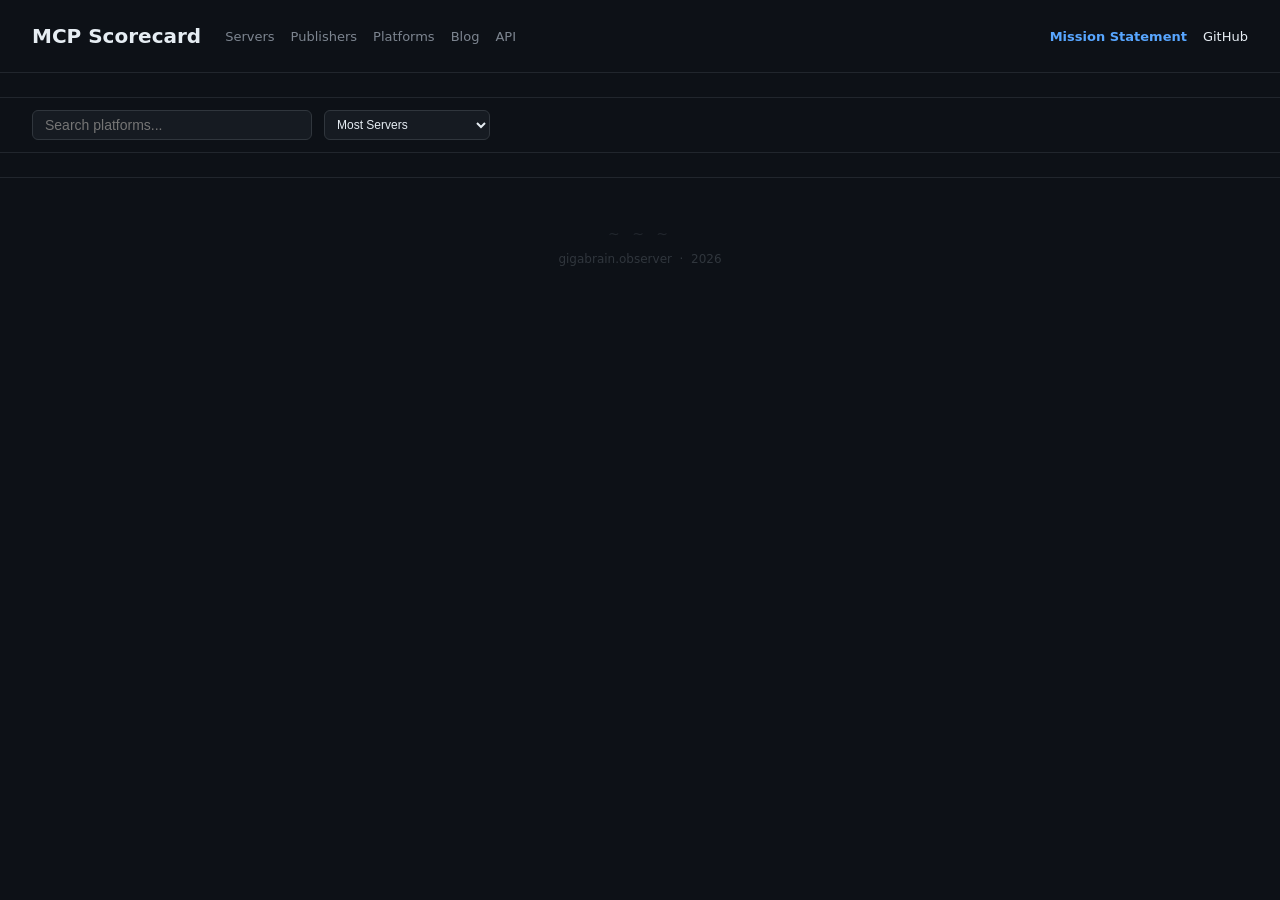
<file: platforms.html>
<!DOCTYPE html>
<html lang="en">
<head>
<meta charset="UTF-8">
<meta name="viewport" content="width=device-width, initial-scale=1.0">
<title>Platforms — MCP Scorecard</title>
<meta name="description" content="Browse MCP servers by integration target — GitHub, Slack, PostgreSQL, Docker, and more. See trust scores and server counts per platform.">
<meta property="og:title" content="Platforms — MCP Scorecard">
<meta property="og:description" content="Browse MCP servers by integration target — GitHub, Slack, PostgreSQL, Docker, and more.">
<meta property="og:type" content="website">
<meta property="og:url" content="https://mcp-scorecard.ai/platforms.html">
<meta name="twitter:card" content="summary">
<meta name="twitter:title" content="Platforms — MCP Scorecard">
<meta name="twitter:description" content="Browse MCP servers by integration target — GitHub, Slack, PostgreSQL, Docker, and more.">
<link rel="icon" type="image/svg+xml" href="favicon.svg">
<style>
  * { margin: 0; padding: 0; box-sizing: border-box; }
  body { font-family: -apple-system, BlinkMacSystemFont, 'Segoe UI', system-ui, sans-serif; background: #0d1117; color: #e6edf3; }

  .header { padding: 24px 32px; border-bottom: 1px solid #21262d; display: flex; align-items: center; gap: 24px; flex-wrap: wrap; }
  .header h1 { font-size: 20px; font-weight: 600; white-space: nowrap; }
  .header h1 a { color: #e6edf3; text-decoration: none; }
  .header h1 a:hover { color: #58a6ff; }
  .header .nav { display: flex; gap: 16px; font-size: 13px; }
  .header .nav a { color: #7d8590; text-decoration: none; }
  .header .nav a:hover { color: #58a6ff; }
  .header .meta { font-size: 13px; color: #7d8590; display: flex; gap: 16px; margin-left: auto; align-items: center; }
  .header .meta a:hover { text-decoration: underline; }

  .controls { padding: 12px 32px; border-bottom: 1px solid #21262d; display: flex; gap: 12px; align-items: center; flex-wrap: wrap; }
  .search { background: #161b22; border: 1px solid #30363d; color: #e6edf3; padding: 6px 12px; border-radius: 6px; font-size: 14px; width: 280px; }
  .search:focus { outline: none; border-color: #58a6ff; }
  .sort-select { background: #161b22; border: 1px solid #30363d; color: #e6edf3; padding: 6px 8px; border-radius: 6px; font-size: 12px; }
  .count-label { font-size: 13px; color: #7d8590; margin-left: auto; }

  .list { display: flex; flex-direction: column; }

  .plat-row { display: flex; align-items: center; gap: 12px; padding: 8px 32px; border-bottom: 1px solid #21262d; cursor: pointer; text-decoration: none; }
  .plat-row:hover { background: #161b22; }
  .plat-name { font-size: 13px; font-weight: 600; color: #e6edf3; }
  .plat-chevron { color: #484f58; font-size: 10px; flex-shrink: 0; }

  .score-pill { padding: 2px 8px; border-radius: 4px; font-size: 12px; font-weight: 700; flex-shrink: 0; min-width: 32px; text-align: center; }
  .score-high { background: rgba(63,185,80,0.15); color: #3fb950; }
  .score-mod { background: rgba(88,166,255,0.15); color: #58a6ff; }
  .score-low { background: rgba(210,153,34,0.15); color: #d29922; }
  .score-vlow { background: rgba(248,81,73,0.15); color: #f85149; }
  .score-unk { background: rgba(110,118,129,0.15); color: #6e7681; }

  .plat-servers { font-size: 11px; color: #7d8590; flex-shrink: 0; white-space: nowrap; }
  .plat-servers .val { color: #8b949e; font-weight: 600; }

  .plat-meta { display: flex; gap: 10px; font-size: 11px; color: #7d8590; flex-shrink: 0; }
  .plat-meta span { display: flex; align-items: center; gap: 2px; }
  .plat-meta .val { color: #8b949e; font-weight: 600; }

  .plat-flags { display: flex; gap: 4px; flex-shrink: 0; }
  .plat-flag { font-size: 10px; padding: 1px 6px; border-radius: 3px; font-weight: 700; white-space: nowrap; }
  .plat-flag-critical { background: rgba(248,81,73,0.18); color: #f85149; }
  .plat-flag-warning { background: rgba(210,153,34,0.18); color: #d29922; }

  /* Target pills browse section */
  .targets-section { border-bottom: 1px solid #21262d; padding: 12px 32px; }
  .targets-row { display: flex; gap: 5px; align-items: center; flex-wrap: nowrap; padding: 8px 0; border-bottom: 1px solid rgba(33,38,45,0.5); }
  .targets-row:last-child { border-bottom: none; }
  .targets-label { font-size: 10px; font-weight: 600; text-transform: uppercase; letter-spacing: 0.5px; width: 84px; flex-shrink: 0; color: #7d8590; }
  .targets-pills { display: flex; gap: 4px; flex-wrap: wrap; }
  .target-pill {
    padding: 3px 10px;
    border-radius: 4px;
    font-size: 11px;
    font-weight: 500;
    cursor: pointer;
    border: 1px solid #30363d;
    background: #161b22;
    color: #8b949e;
    text-decoration: none;
    transition: all 0.15s;
  }
  .target-pill:hover { border-color: #58a6ff; color: #e6edf3; }
  .target-pill .tp-count { font-weight: 400; opacity: 0.5; margin-left: 3px; font-size: 10px; }

  .note { padding: 12px 32px; font-size: 12px; color: #484f58; border-bottom: 1px solid #21262d; }

  .footer { padding: 32px 32px 24px; text-align: center; margin-top: 16px; }
  .footer-squig { color: #21262d; font-size: 14px; letter-spacing: 4px; margin-bottom: 10px; }
  .footer-text { font-size: 12px; color: #30363d; }
  .footer-text a { color: #30363d; text-decoration: none; }
  .footer-text a:hover { color: #58a6ff; }
</style>
<script src="js/supabase.js"></script>
</head>
<body>

<div class="header">
  <h1><a href="./">MCP Scorecard</a></h1>
  <div class="nav">
    <a href="./">Servers</a>
    <a href="publishers.html">Publishers</a>
    <a href="platforms.html">Platforms</a>
    <a href="blog.html">Blog</a>
    <a href="api.html">API</a>
  </div>
  <div class="meta">
    <a href="about.html" style="color:#58a6ff;font-weight:600;text-decoration:none;">Mission Statement</a>
    <a href="https://github.com/gigabrainobserver/mcp-scorecard" style="color:#e6edf3;text-decoration:none;">GitHub</a>
  </div>
</div>

<div class="targets-section" id="targets-section"></div>

<div class="controls">
  <input type="text" class="search" id="search" placeholder="Search platforms...">
  <select class="sort-select" id="sort">
    <option value="servers-desc">Most Servers</option>
    <option value="score-desc">Avg Score: High &rarr; Low</option>
    <option value="score-asc">Avg Score: Low &rarr; High</option>
    <option value="name-asc">Name: A &rarr; Z</option>
    <option value="stars-desc">Most Stars</option>
  </select>
  <span class="count-label" id="count-label"></span>
</div>

<div class="note" id="note"></div>
<div class="list" id="list"></div>

<div class="footer">
  <div class="footer-squig">~ ~ ~</div>
  <div class="footer-text"><a href="https://gigabrain.observer">gigabrain.observer</a> &nbsp;&middot;&nbsp; <a href="privacy.html">2026</a></div>
</div>

<script>
const FLAG_SEV = {
  'DEAD_ENTRY':'critical','NO_SOURCE':'critical','SENSITIVE_CRED_REQUEST':'critical',
  'HIGH_SECRET_DEMAND':'warning','STAGING_ARTIFACT':'warning','REPO_ARCHIVED':'warning',
  'TEMPLATE_DESCRIPTION':'info','DESCRIPTION_DUPLICATE':'info',
};

function scoreClass(s) {
  if (s >= 80) return 'high';
  if (s >= 60) return 'mod';
  if (s >= 40) return 'low';
  if (s >= 20) return 'vlow';
  return 'unk';
}

function fmtNum(n) {
  if (n >= 1000000) return (n / 1000000).toFixed(1) + 'M';
  if (n >= 1000) return (n / 1000).toFixed(1) + 'k';
  return String(n);
}

let allPlats = [];
let totalServers = 0;

function render() {
  const q = document.getElementById('search').value.toLowerCase();
  const sort = document.getElementById('sort').value;

  let filtered = allPlats.filter(p => !q || p.name.toLowerCase().includes(q));

  if (sort === 'servers-desc') filtered.sort((a, b) => b.count - a.count || b.avgScore - a.avgScore);
  else if (sort === 'score-desc') filtered.sort((a, b) => b.avgScore - a.avgScore);
  else if (sort === 'score-asc') filtered.sort((a, b) => a.avgScore - b.avgScore);
  else if (sort === 'name-asc') filtered.sort((a, b) => a.name.localeCompare(b.name));
  else if (sort === 'stars-desc') filtered.sort((a, b) => b.totalStars - a.totalStars);

  document.getElementById('list').innerHTML = filtered.map(p => {
    const cls = scoreClass(p.avgScore);
    const topFlags = Object.entries(p.flags)
      .filter(([f]) => FLAG_SEV[f] === 'critical' || FLAG_SEV[f] === 'warning')
      .sort((a, b) => b[1] - a[1])
      .slice(0, 3)
      .map(([f, c]) => `<span class="plat-flag plat-flag-${FLAG_SEV[f]}">${c}</span>`)
      .join('');

    return `<a class="plat-row" href="platform.html#${encodeURIComponent(p.name)}">
      <span class="plat-chevron">&#9654;</span>
      <span class="score-pill score-${cls}">${p.avgScore}</span>
      <span class="plat-name">${p.name}</span>
      <span class="plat-flags">${topFlags}</span>
      <span class="plat-servers"><span class="val">${p.count}</span> server${p.count !== 1 ? 's' : ''}</span>
      <span class="plat-meta">
        ${p.totalStars > 0 ? `<span>&#9733; <span class="val">${fmtNum(p.totalStars)}</span></span>` : ''}
      </span>
    </a>`;
  }).join('');

  document.getElementById('count-label').textContent = `${filtered.length} of ${allPlats.length} platforms`;
}

async function init() {
  const data = await fetchServers();

  const platMap = {};
  totalServers = Object.keys(data.servers).length;

  for (const [name, s] of Object.entries(data.servers)) {
    const targets = s.targets || [];
    for (const t of targets) {
      if (!platMap[t]) platMap[t] = { name: t, servers: [], flags: {} };
      platMap[t].servers.push(s);
      for (const f of s.flags) platMap[t].flags[f] = (platMap[t].flags[f] || 0) + 1;
    }
  }

  allPlats = Object.values(platMap).map(p => {
    const scores = p.servers.map(s => s.trust_score);
    const stars = p.servers.reduce((sum, s) => sum + (s.badges?.popularity?.stars || 0), 0);
    return {
      name: p.name,
      count: p.servers.length,
      avgScore: Math.round(scores.reduce((a, b) => a + b, 0) / scores.length),
      totalStars: stars,
      flags: p.flags,
    };
  });

  allPlats.sort((a, b) => b.count - a.count || b.avgScore - a.avgScore);

  const tagged = allPlats.reduce((sum, p) => sum + p.count, 0);
  document.getElementById('note').textContent =
    `${allPlats.length} platforms detected across ${tagged} server listings (${totalServers} total servers in registry).`;

  // --- Build target pills browse section ---
  const CAT_ORDER = [
    ['services', 'Services'],
    ['databases', 'Databases'],
    ['infra', 'Infra'],
    ['tools', 'Dev Tools'],
  ];
  const TARGET_CAT = {
    'GitHub':'services','Slack':'services','Notion':'services','Google Calendar':'services',
    'Google Docs':'services','Google Sheets':'services','Google Drive':'services','Gmail':'services',
    'Jira':'services','Confluence':'services','Linear':'services','Discord':'services',
    'Telegram':'services','Twitter/X':'services','Trello':'services','Asana':'services',
    'ClickUp':'services','Salesforce':'services','HubSpot':'services','Stripe':'services',
    'Shopify':'services','Airtable':'services','YouTube':'services','Spotify':'services',
    'Obsidian':'services','WordPress':'services','Todoist':'services',
    'GitLab':'services','Bitbucket':'services',
    'PostgreSQL':'databases','MySQL':'databases','MongoDB':'databases','SQLite':'databases',
    'Redis':'databases','Elasticsearch':'databases','Supabase':'databases','Firebase':'databases',
    'Neo4j':'databases','Pinecone':'databases','Qdrant':'databases','ChromaDB':'databases','Weaviate':'databases',
    'Docker':'infra','Kubernetes':'infra','AWS':'infra','Azure':'infra',
    'Cloudflare':'infra','Vercel':'infra','Terraform':'infra',
    'Git':'tools','Puppeteer':'tools','Playwright':'tools','Sentry':'tools','Datadog':'tools','Grafana':'tools',
  };

  const targetCounts = {};
  for (const p of allPlats) {
    targetCounts[p.name] = p.count;
  }

  let targetsHTML = '';
  for (const [catKey, catLabel] of CAT_ORDER) {
    const targets = Object.entries(targetCounts)
      .filter(([t]) => TARGET_CAT[t] === catKey)
      .sort((a, b) => b[1] - a[1]);
    if (!targets.length) continue;
    const pills = targets.map(([t, c]) =>
      `<a class="target-pill" href="platform.html#${encodeURIComponent(t)}">${t}<span class="tp-count">${c}</span></a>`
    ).join('');
    targetsHTML += `<div class="targets-row"><span class="targets-label">${catLabel}</span><div class="targets-pills">${pills}</div></div>`;
  }
  document.getElementById('targets-section').innerHTML = targetsHTML;

  document.getElementById('search').addEventListener('input', render);
  document.getElementById('sort').addEventListener('change', render);
  render();
}

init();
</script>
</body>
</html>
</file>
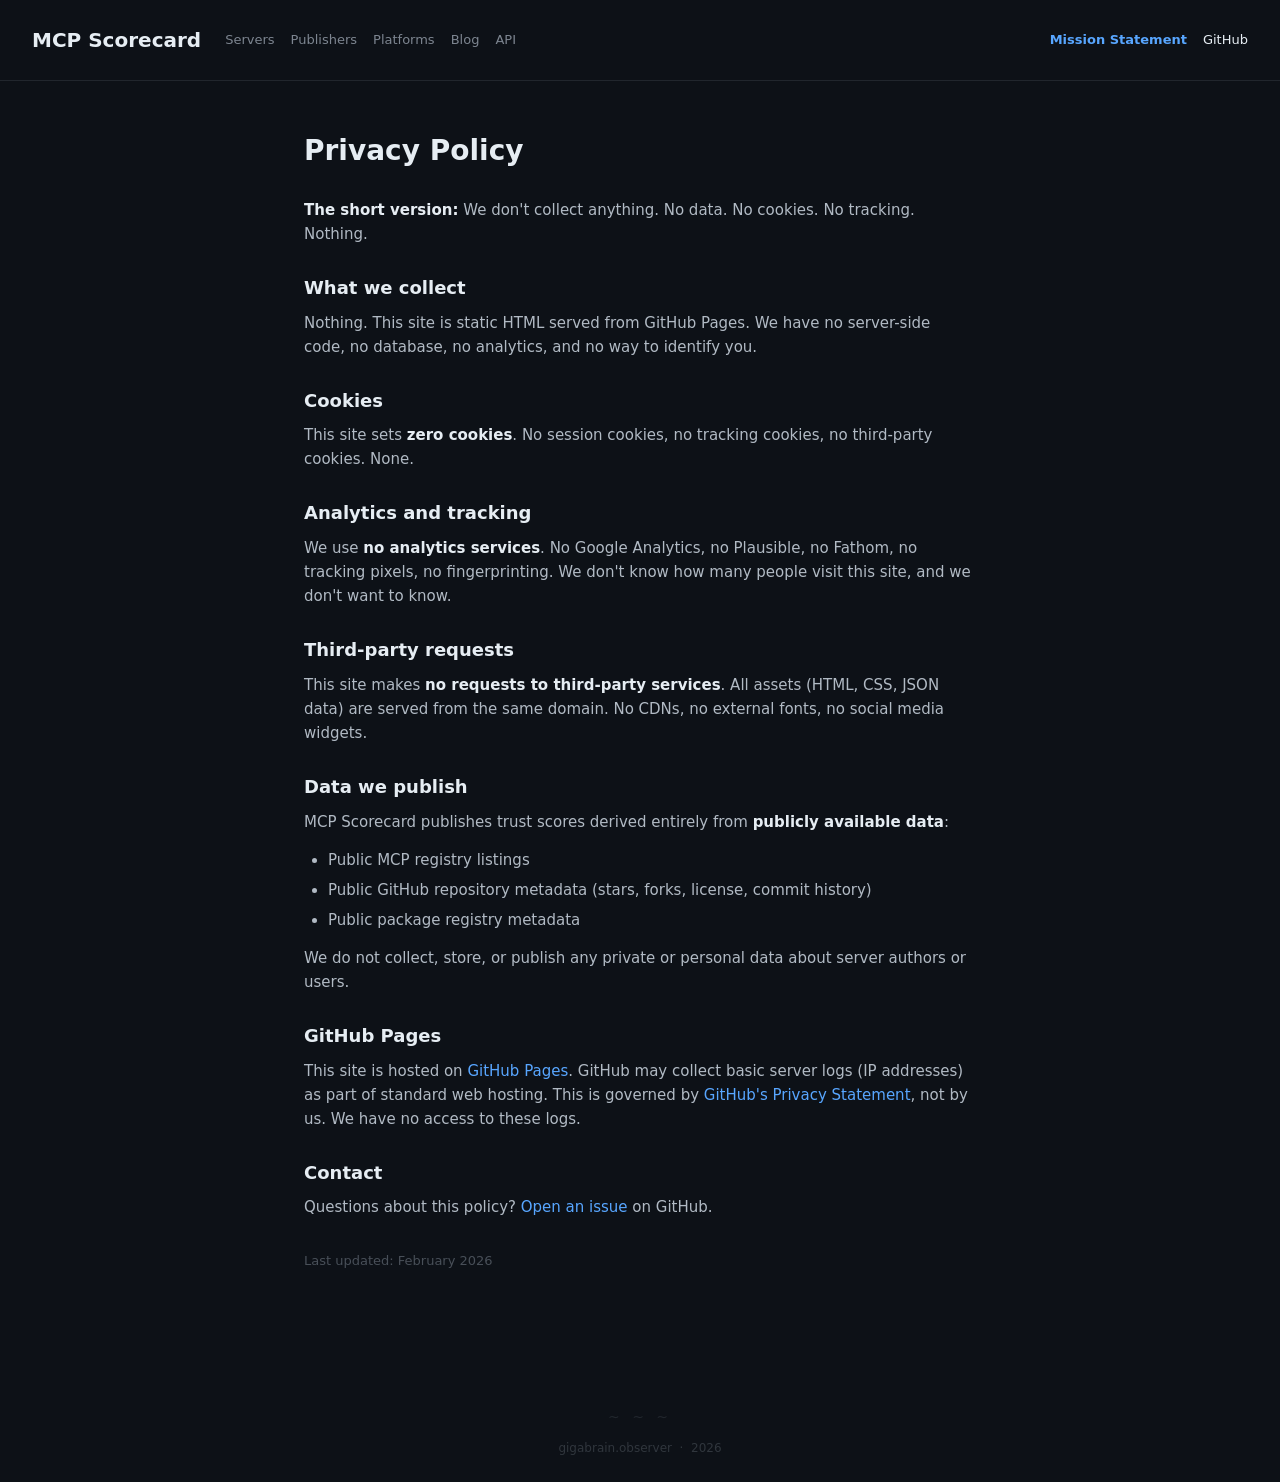
<file: privacy.html>
<!DOCTYPE html>
<html lang="en">
<head>
<meta charset="UTF-8">
<meta name="viewport" content="width=device-width, initial-scale=1.0">
<title>Privacy Policy — MCP Scorecard</title>
<meta name="description" content="MCP Scorecard privacy policy. We collect nothing. No cookies, no analytics, no tracking.">
<meta property="og:title" content="Privacy Policy — MCP Scorecard">
<meta property="og:description" content="We collect nothing. No cookies, no analytics, no tracking.">
<meta property="og:type" content="website">
<meta property="og:url" content="https://mcp-scorecard.ai/privacy.html">
<meta name="twitter:card" content="summary">
<meta name="twitter:title" content="Privacy Policy — MCP Scorecard">
<meta name="twitter:description" content="We collect nothing. No cookies, no analytics, no tracking.">
<link rel="icon" type="image/svg+xml" href="favicon.svg">
<style>
  * { margin: 0; padding: 0; box-sizing: border-box; }
  body { font-family: -apple-system, BlinkMacSystemFont, 'Segoe UI', system-ui, sans-serif; background: #0d1117; color: #e6edf3; line-height: 1.6; }
  a { color: #58a6ff; text-decoration: none; }
  a:hover { text-decoration: underline; }

  .header { padding: 24px 32px; border-bottom: 1px solid #21262d; display: flex; align-items: center; gap: 24px; flex-wrap: wrap; }
  .header h1 { font-size: 20px; font-weight: 600; white-space: nowrap; }
  .header h1 a { color: #e6edf3; text-decoration: none; }
  .header h1 a:hover { color: #58a6ff; text-decoration: none; }
  .header .nav { display: flex; gap: 16px; font-size: 13px; }
  .header .nav a { color: #7d8590; text-decoration: none; }
  .header .nav a:hover { color: #58a6ff; }
  .header .meta { font-size: 13px; color: #7d8590; display: flex; gap: 16px; margin-left: auto; align-items: center; }
  .header .meta a:hover { text-decoration: underline; }

  .container { max-width: 720px; margin: 0 auto; padding: 48px 24px; }
  h2 { font-size: 28px; font-weight: 700; margin-bottom: 24px; }
  h3 { font-size: 18px; font-weight: 600; margin: 28px 0 8px; color: #e6edf3; }
  p { color: #b1bac4; margin-bottom: 14px; font-size: 15px; }
  p strong { color: #e6edf3; }
  ul { margin: 0 0 14px 24px; color: #b1bac4; font-size: 15px; }
  li { margin-bottom: 6px; }
  .updated { font-size: 13px; color: #484f58; margin-top: 32px; }

  footer { padding: 32px 0 24px; text-align: center; margin-top: 40px; }
  .footer-squig { color: #21262d; font-size: 14px; letter-spacing: 4px; margin-bottom: 10px; }
  .footer-text { font-size: 12px; color: #30363d; }
  .footer-text a { color: #30363d; text-decoration: none; }
  .footer-text a:hover { color: #58a6ff; }
</style>
</head>
<body>

<div class="header">
  <h1><a href="./">MCP Scorecard</a></h1>
  <div class="nav">
    <a href="./">Servers</a>
    <a href="publishers.html">Publishers</a>
    <a href="platforms.html">Platforms</a>
    <a href="blog.html">Blog</a>
    <a href="api.html">API</a>
  </div>
  <div class="meta">
    <a href="about.html" style="color:#58a6ff;font-weight:600;text-decoration:none;">Mission Statement</a>
    <a href="https://github.com/gigabrainobserver/mcp-scorecard" style="color:#e6edf3;text-decoration:none;">GitHub</a>
  </div>
</div>

<div class="container">
  <h2>Privacy Policy</h2>

  <p><strong>The short version:</strong> We don't collect anything. No data. No cookies. No tracking. Nothing.</p>

  <h3>What we collect</h3>
  <p>Nothing. This site is static HTML served from GitHub Pages. We have no server-side code, no database, no analytics, and no way to identify you.</p>

  <h3>Cookies</h3>
  <p>This site sets <strong>zero cookies</strong>. No session cookies, no tracking cookies, no third-party cookies. None.</p>

  <h3>Analytics and tracking</h3>
  <p>We use <strong>no analytics services</strong>. No Google Analytics, no Plausible, no Fathom, no tracking pixels, no fingerprinting. We don't know how many people visit this site, and we don't want to know.</p>

  <h3>Third-party requests</h3>
  <p>This site makes <strong>no requests to third-party services</strong>. All assets (HTML, CSS, JSON data) are served from the same domain. No CDNs, no external fonts, no social media widgets.</p>

  <h3>Data we publish</h3>
  <p>MCP Scorecard publishes trust scores derived entirely from <strong>publicly available data</strong>:</p>
  <ul>
    <li>Public MCP registry listings</li>
    <li>Public GitHub repository metadata (stars, forks, license, commit history)</li>
    <li>Public package registry metadata</li>
  </ul>
  <p>We do not collect, store, or publish any private or personal data about server authors or users.</p>

  <h3>GitHub Pages</h3>
  <p>This site is hosted on <a href="https://docs.github.com/en/pages/getting-started-with-github-pages/about-github-pages">GitHub Pages</a>. GitHub may collect basic server logs (IP addresses) as part of standard web hosting. This is governed by <a href="https://docs.github.com/en/site-policy/privacy-policies/github-general-privacy-statement">GitHub's Privacy Statement</a>, not by us. We have no access to these logs.</p>

  <h3>Contact</h3>
  <p>Questions about this policy? <a href="https://github.com/gigabrainobserver/mcp-scorecard/issues">Open an issue</a> on GitHub.</p>

  <p class="updated">Last updated: February 2026</p>
</div>

<footer>
  <div class="footer-squig">~ ~ ~</div>
  <div class="footer-text"><a href="https://gigabrain.observer">gigabrain.observer</a> &nbsp;&middot;&nbsp; <a href="privacy.html">2026</a></div>
</footer>

</body>
</html>
</file>
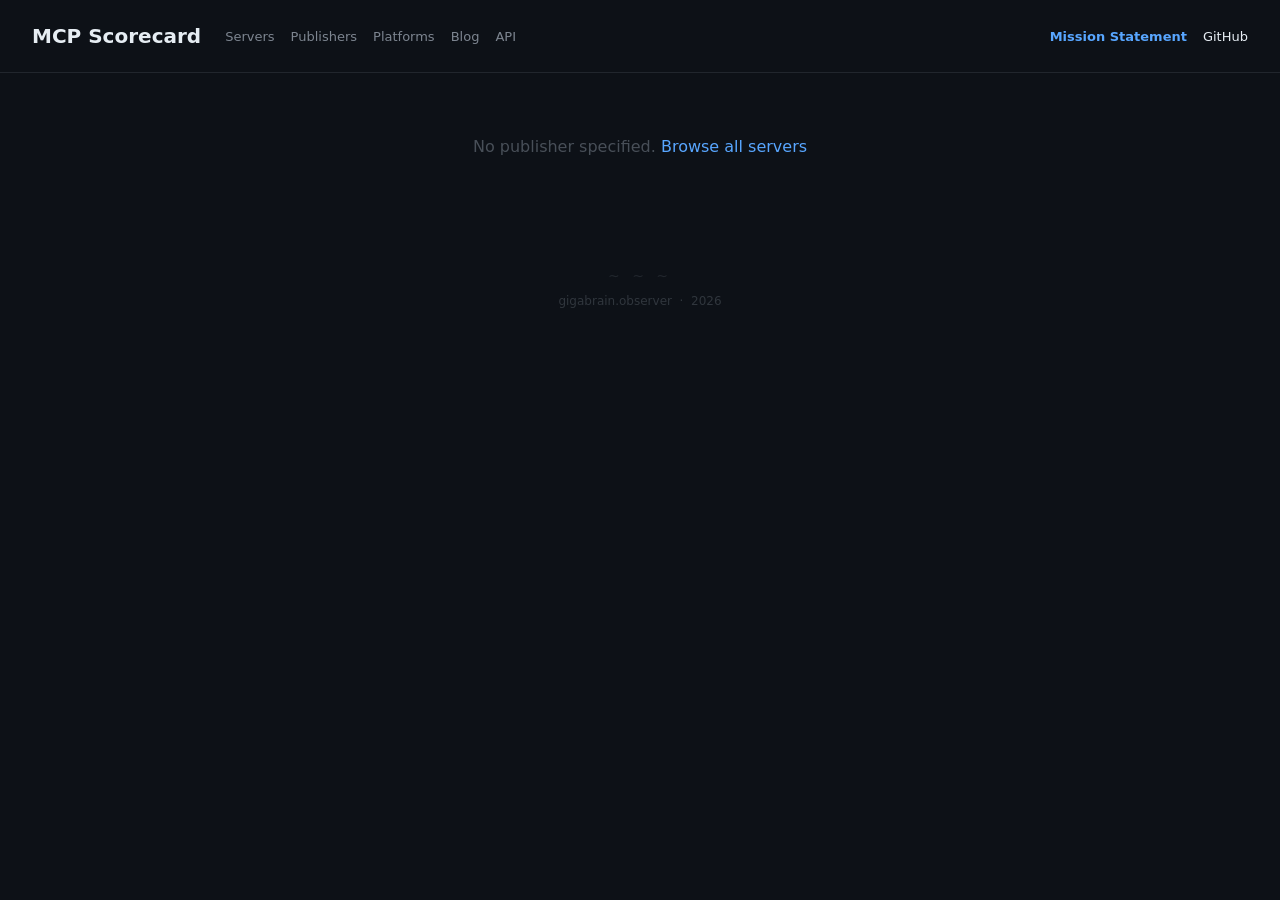
<file: publisher.html>
<!DOCTYPE html>
<html lang="en">
<head>
<meta charset="UTF-8">
<meta name="viewport" content="width=device-width, initial-scale=1.0">
<title>Publisher — MCP Scorecard</title>
<meta name="description" content="View all MCP servers from a publisher with trust scores, flags, and detailed provenance data.">
<meta property="og:title" content="Publisher — MCP Scorecard">
<meta property="og:description" content="View all MCP servers from a publisher with trust scores, flags, and detailed provenance data.">
<meta property="og:type" content="website">
<meta property="og:url" content="https://mcp-scorecard.ai/publisher.html">
<meta name="twitter:card" content="summary">
<meta name="twitter:title" content="Publisher — MCP Scorecard">
<meta name="twitter:description" content="View all MCP servers from a publisher with trust scores, flags, and detailed provenance data.">
<link rel="icon" type="image/svg+xml" href="favicon.svg">
<style>
  * { margin: 0; padding: 0; box-sizing: border-box; }
  body { font-family: -apple-system, BlinkMacSystemFont, 'Segoe UI', system-ui, sans-serif; background: #0d1117; color: #e6edf3; }

  /* Header */
  .header { padding: 24px 32px; border-bottom: 1px solid #21262d; display: flex; align-items: center; gap: 24px; flex-wrap: wrap; }
  .header h1 { font-size: 20px; font-weight: 600; white-space: nowrap; }
  .header h1 a { color: #e6edf3; text-decoration: none; }
  .header h1 a:hover { color: #58a6ff; }
  .header .nav { display: flex; gap: 16px; font-size: 13px; }
  .header .nav a { color: #7d8590; text-decoration: none; }
  .header .nav a:hover { color: #58a6ff; }
  .header .meta { font-size: 13px; color: #7d8590; display: flex; gap: 16px; margin-left: auto; align-items: center; }
  .header .meta a:hover { text-decoration: underline; }

  /* Publisher hero */
  .pub-hero { padding: 32px 32px 24px; border-bottom: 1px solid #21262d; }
  .pub-name { display: flex; align-items: center; gap: 10px; margin-bottom: 8px; }
  .pub-name h2 { font-size: 24px; font-weight: 700; }
  .pub-name .verified-badge { display: inline-flex; align-items: center; }
  .pub-name .verified-label { font-size: 12px; color: #58a6ff; font-weight: 600; }
  .pub-links { display: flex; gap: 16px; font-size: 13px; }
  .pub-links a { color: #58a6ff; text-decoration: none; }
  .pub-links a:hover { text-decoration: underline; }

  /* Stats bar */
  .stats-bar { padding: 16px 32px; border-bottom: 1px solid #21262d; display: flex; gap: 24px; flex-wrap: wrap; align-items: center; }
  .stat { text-align: center; }
  .stat-sep { width: 1px; height: 36px; background: #30363d; flex-shrink: 0; }
  .stat .num { font-size: 22px; font-weight: 700; }
  .stat .label { font-size: 11px; color: #7d8590; text-transform: uppercase; letter-spacing: 0.5px; }
  .band-high .num { color: #3fb950; }
  .band-mod .num { color: #58a6ff; }
  .band-low .num { color: #d29922; }
  .band-vlow .num { color: #f85149; }
  .band-unk .num { color: #6e7681; }

  /* Flag summary */
  .flag-summary { padding: 12px 32px; border-bottom: 1px solid #21262d; display: flex; gap: 6px; flex-wrap: wrap; align-items: center; }
  .flag-summary-label { font-size: 11px; color: #7d8590; font-weight: 600; text-transform: uppercase; letter-spacing: 0.5px; margin-right: 8px; }

  /* List */
  .list { display: flex; flex-direction: column; }

  /* Condensed row */
  .row { display: flex; align-items: center; gap: 12px; padding: 8px 32px; border-bottom: 1px solid #21262d; cursor: pointer; }
  .row:hover { background: #161b22; }
  .row.expanded { background: #161b22; border-bottom-color: transparent; }
  .row-name { font-size: 13px; font-weight: 600; color: #e6edf3; white-space: nowrap; overflow: hidden; text-overflow: ellipsis; min-width: 0; display: flex; align-items: center; gap: 5px; }
  .row-link { color: #58a6ff; text-decoration: none; flex-shrink: 0; font-size: 12px; line-height: 1; opacity: 0.7; }
  .row-link:hover { opacity: 1; }
  .verified-badge { flex-shrink: 0; display: inline-flex; align-items: center; }

  /* Score pill */
  .score-pill { padding: 2px 8px; border-radius: 4px; font-size: 12px; font-weight: 700; flex-shrink: 0; min-width: 32px; text-align: center; }
  .score-high { background: rgba(63,185,80,0.15); color: #3fb950; }
  .score-mod { background: rgba(88,166,255,0.15); color: #58a6ff; }
  .score-low { background: rgba(210,153,34,0.15); color: #d29922; }
  .score-vlow { background: rgba(248,81,73,0.15); color: #f85149; }
  .score-unk { background: rgba(110,118,129,0.15); color: #6e7681; }

  /* Flags */
  .row-flags { display: flex; gap: 4px; flex-shrink: 0; }
  .row-flag { font-size: 10px; padding: 1px 6px; border-radius: 3px; font-weight: 700; white-space: nowrap; }
  .row-flag-critical { background: rgba(248,81,73,0.18); color: #f85149; }
  .row-flag-warning { background: rgba(210,153,34,0.18); color: #d29922; }
  .row-flag-info { background: rgba(110,118,129,0.12); color: #7d8590; }

  /* Targets */
  .row-targets { display: flex; gap: 3px; flex-shrink: 0; margin-left: auto; }
  .row-target { font-size: 10px; padding: 1px 5px; border-radius: 3px; background: rgba(88,166,255,0.08); color: #58a6ff; white-space: nowrap; }

  /* Popularity */
  .row-pop { display: flex; gap: 10px; font-size: 11px; color: #7d8590; flex-shrink: 0; }
  .row-pop span { display: flex; align-items: center; gap: 2px; }
  .row-pop .val { color: #8b949e; font-weight: 600; }

  /* Chevron */
  .row-chevron { color: #484f58; font-size: 10px; flex-shrink: 0; transition: transform 0.15s; }
  .row.expanded .row-chevron { transform: rotate(90deg); }

  /* Detail panel */
  .detail { display: none; padding: 12px 32px 16px 76px; background: #161b22; border-bottom: 1px solid #21262d; }
  .detail.open { display: flex; flex-direction: column; gap: 10px; }

  /* Badge groups */
  .badge-group { display: flex; flex-direction: column; gap: 4px; }
  .badge-group-label { font-size: 9px; font-weight: 600; text-transform: uppercase; letter-spacing: 0.5px; color: #484f58; }
  .badge-row { display: flex; flex-wrap: wrap; gap: 3px; }

  .badge { display: inline-flex; align-items: center; font-size: 10px; font-weight: 500; padding: 2px 7px; border-radius: 3px; line-height: 1.4; white-space: nowrap; }
  .badge-flag-critical { background: rgba(248,81,73,0.18); color: #f85149; font-weight: 700; }
  .badge-flag-warning { background: rgba(210,153,34,0.18); color: #d29922; font-weight: 600; }
  .badge-flag-info { background: rgba(110,118,129,0.15); color: #7d8590; }
  .badge-bool-true { background: rgba(63,185,80,0.12); color: #3fb950; }
  .badge-bool-false { background: rgba(110,118,129,0.08); color: #393e46; }
  .badge-enum-good { background: rgba(63,185,80,0.12); color: #3fb950; }
  .badge-enum-neutral { background: rgba(136,146,158,0.12); color: #8b949e; }
  .badge-enum-warning { background: rgba(210,153,34,0.15); color: #d29922; }
  .badge-enum-critical { background: rgba(248,81,73,0.15); color: #f85149; }
  .badge-enum-new { background: rgba(163,113,247,0.15); color: #a371f7; }

  .detail-pop { display: flex; gap: 14px; font-size: 11px; color: #7d8590; }
  .detail-pop span { display: flex; align-items: center; gap: 3px; }
  .detail-pop .val { color: #e6edf3; font-weight: 600; }

  /* Related articles */
  .articles { padding: 24px 32px; border-top: 1px solid #21262d; }
  .articles-label { font-size: 13px; font-weight: 600; color: #7d8590; text-transform: uppercase; letter-spacing: 0.5px; margin-bottom: 12px; }
  .article-card { display: block; padding: 10px 14px; border: 1px solid #21262d; border-radius: 6px; margin-bottom: 8px; text-decoration: none; transition: border-color 0.15s; }
  .article-card:hover { border-color: #58a6ff; text-decoration: none; }
  .article-card-top { display: flex; align-items: center; gap: 8px; margin-bottom: 4px; }
  .article-tag { font-size: 10px; font-weight: 700; text-transform: uppercase; padding: 1px 6px; border-radius: 3px; }
  .article-tag-pulse { background: rgba(88,166,255,0.15); color: #58a6ff; }
  .article-tag-spotlight { background: rgba(63,185,80,0.15); color: #3fb950; }
  .article-tag-trend { background: rgba(210,153,34,0.15); color: #d29922; }
  .article-tag-investigation { background: rgba(248,81,73,0.15); color: #f85149; }
  .article-tag-interview { background: rgba(163,113,247,0.15); color: #a371f7; }
  .article-title { font-size: 14px; font-weight: 600; color: #e6edf3; }
  .article-date { font-size: 11px; color: #484f58; }
  .article-summary { font-size: 12px; color: #7d8590; line-height: 1.4; }

  /* Empty state */
  .empty { padding: 64px 32px; text-align: center; color: #484f58; font-size: 16px; }
  .empty a { color: #58a6ff; text-decoration: none; }
  .empty a:hover { text-decoration: underline; }

  /* Footer */
  .footer { padding: 32px 32px 24px; text-align: center; margin-top: 16px; }
  .footer-squig { color: #21262d; font-size: 14px; letter-spacing: 4px; margin-bottom: 10px; }
  .footer-text { font-size: 12px; color: #30363d; }
  .footer-text a { color: #30363d; text-decoration: none; }
  .footer-text a:hover { color: #58a6ff; }
</style>
<script src="js/supabase.js"></script>
</head>
<body>

<div class="header">
  <h1><a href="./">MCP Scorecard</a></h1>
  <div class="nav">
    <a href="./">Servers</a>
    <a href="publishers.html">Publishers</a>
    <a href="platforms.html">Platforms</a>
    <a href="blog.html">Blog</a>
    <a href="api.html">API</a>
  </div>
  <div class="meta">
    <a href="about.html" style="color:#58a6ff;font-weight:600;text-decoration:none;">Mission Statement</a>
    <a href="https://github.com/gigabrainobserver/mcp-scorecard" style="color:#e6edf3;text-decoration:none;">GitHub</a>
  </div>
</div>

<div id="pub-hero" class="pub-hero" style="display:none"></div>
<div id="stats-bar" class="stats-bar" style="display:none"></div>
<div id="flag-summary" class="flag-summary" style="display:none"></div>
<div id="list" class="list"></div>
<div id="articles" style="display:none"></div>
<div id="empty" class="empty" style="display:none"></div>

<div class="footer">
  <div class="footer-squig">~ ~ ~</div>
  <div class="footer-text"><a href="https://gigabrain.observer">gigabrain.observer</a> &nbsp;&middot;&nbsp; <a href="privacy.html">2026</a></div>
</div>

<script>
const FLAG_SEV = {
  'DEAD_ENTRY':'critical','NO_SOURCE':'critical','SENSITIVE_CRED_REQUEST':'critical',
  'HIGH_SECRET_DEMAND':'warning','STAGING_ARTIFACT':'warning','REPO_ARCHIVED':'warning',
  'TEMPLATE_DESCRIPTION':'info','DESCRIPTION_DUPLICATE':'info',
};
const FLAG_SHORT = {
  'SENSITIVE_CRED_REQUEST':'Sensitive Creds','DEAD_ENTRY':'Dead Entry','NO_SOURCE':'No Source',
  'HIGH_SECRET_DEMAND':'Many Secrets','REPO_ARCHIVED':'Archived','STAGING_ARTIFACT':'Staging',
  'DESCRIPTION_DUPLICATE':'Dup Desc','TEMPLATE_DESCRIPTION':'Template',
};

function scoreClass(s) {
  if (s >= 80) return 'high';
  if (s >= 60) return 'mod';
  if (s >= 40) return 'low';
  if (s >= 20) return 'vlow';
  return 'unk';
}

function fmtNum(n) {
  if (n >= 1000000) return (n / 1000000).toFixed(1) + 'M';
  if (n >= 1000) return (n / 1000).toFixed(1) + 'k';
  return String(n);
}

function renderBadge(b) {
  if (b.type === 'flag') return `<span class="badge badge-flag-${b.severity}">${b.label}</span>`;
  if (b.type === 'bool') return `<span class="badge ${b.value ? 'badge-bool-true' : 'badge-bool-false'}">${b.label}</span>`;
  if (b.type === 'enum') return `<span class="badge badge-enum-${b.level}">${b.label}: ${b.value}</span>`;
  return '';
}

function renderRow(name, s, idx) {
  const cls = scoreClass(s.trust_score);
  const id = name.split('/').slice(1).join('/');
  const badges = s.badges || {};
  const pop = badges.popularity || {};
  const repoUrl = s.signals?.repo_url || null;
  const linkIcon = repoUrl
    ? `<a class="row-link" href="${repoUrl}" target="_blank" rel="noopener" title="${repoUrl}" onclick="event.stopPropagation()"><svg width="12" height="12" viewBox="0 0 16 16" fill="currentColor"><path d="M7.775 3.275a.75.75 0 001.06 1.06l1.25-1.25a2 2 0 112.83 2.83l-2.5 2.5a2 2 0 01-2.83 0 .75.75 0 00-1.06 1.06 3.5 3.5 0 004.95 0l2.5-2.5a3.5 3.5 0 00-4.95-4.95l-1.25 1.25zm-4.69 9.64a2 2 0 010-2.83l2.5-2.5a2 2 0 012.83 0 .75.75 0 001.06-1.06 3.5 3.5 0 00-4.95 0l-2.5 2.5a3.5 3.5 0 004.95 4.95l1.25-1.25a.75.75 0 00-1.06-1.06l-1.25 1.25a2 2 0 01-2.83 0z"/></svg></a>`
    : '';

  const rowFlags = s.flags
    .map(f => `<span class="row-flag row-flag-${FLAG_SEV[f] || 'info'}">${FLAG_SHORT[f] || f}</span>`)
    .join('');

  const rowTargets = (s.targets || [])
    .map(t => `<span class="row-target">${t}</span>`)
    .join('');

  const popParts = [];
  if (pop.stars > 0) popParts.push(`<span>&#9733; <span class="val">${fmtNum(pop.stars)}</span></span>`);
  if (pop.forks > 0) popParts.push(`<span>&#9741; <span class="val">${fmtNum(pop.forks)}</span></span>`);
  if (pop.watchers > 0) popParts.push(`<span>&#9737; <span class="val">${fmtNum(pop.watchers)}</span></span>`);

  const secBadges = (badges.security || []).map(renderBadge).join('');
  const provBadges = (badges.provenance || []).map(renderBadge).join('');
  const actBadges = (badges.activity || []).map(renderBadge).join('');

  const detailPop = (pop.stars > 0 || pop.forks > 0)
    ? `<div class="detail-pop">
        ${pop.stars > 0 ? `<span>&#9733; <span class="val">${fmtNum(pop.stars)}</span> stars</span>` : ''}
        ${pop.forks > 0 ? `<span>&#9741; <span class="val">${fmtNum(pop.forks)}</span> forks</span>` : ''}
        ${pop.watchers > 0 ? `<span>&#9737; <span class="val">${fmtNum(pop.watchers)}</span> watchers</span>` : ''}
      </div>` : '';

  return `<div class="row" data-idx="${idx}" onclick="toggleDetail(${idx})">
      <span class="row-chevron">&#9654;</span>
      <span class="score-pill score-${cls}">${s.trust_score}</span>
      <span class="row-name">${linkIcon}${id}</span>
      <span class="row-flags">${rowFlags}</span>
      <span class="row-targets">${rowTargets}</span>
      <span class="row-pop">${popParts.join('')}</span>
    </div>
    <div class="detail" id="detail-${idx}">
      <div class="badge-group"><span class="badge-group-label">Security</span><div class="badge-row">${secBadges}</div></div>
      <div class="badge-group"><span class="badge-group-label">Provenance</span><div class="badge-row">${provBadges}</div></div>
      <div class="badge-group"><span class="badge-group-label">Activity</span><div class="badge-row">${actBadges}</div></div>
      ${detailPop}
    </div>`;
}

function toggleDetail(idx) {
  const row = document.querySelector(`.row[data-idx="${idx}"]`);
  const detail = document.getElementById('detail-' + idx);
  const wasOpen = detail.classList.contains('open');
  document.querySelectorAll('.detail.open').forEach(d => d.classList.remove('open'));
  document.querySelectorAll('.row.expanded').forEach(r => r.classList.remove('expanded'));
  if (!wasOpen) {
    detail.classList.add('open');
    row.classList.add('expanded');
  }
}

async function init() {
  const ns = decodeURIComponent(window.location.hash.slice(1));
  if (!ns) {
    document.getElementById('empty').style.display = '';
    document.getElementById('empty').innerHTML = 'No publisher specified. <a href="./">Browse all servers</a>';
    return;
  }

  document.title = `${ns} — MCP Scorecard`;

  const data = await fetchServers();

  // Filter servers for this namespace
  const servers = Object.entries(data.servers)
    .filter(([name]) => name.startsWith(ns + '/'))
    .sort((a, b) => b[1].trust_score - a[1].trust_score);

  if (!servers.length) {
    document.getElementById('empty').style.display = '';
    document.getElementById('empty').innerHTML = `No servers found for <strong>${ns}</strong>. <a href="./">Browse all servers</a>`;
    return;
  }

  // Derive GitHub org link from first server with a repo
  let orgUrl = null;
  for (const [, s] of servers) {
    const url = s.signals?.repo_url;
    if (url && url.includes('github.com/')) {
      const owner = url.replace('https://github.com/', '').split('/')[0];
      if (owner) { orgUrl = 'https://github.com/' + owner; break; }
    }
  }

  const isVerified = servers.some(([, s]) => s.verified_publisher);

  // Publisher hero
  const verifiedHTML = isVerified
    ? `<span class="verified-badge" title="Verified Publisher"><svg width="20" height="20" viewBox="0 0 24 24" fill="none"><circle cx="12" cy="12" r="10" fill="#58a6ff"/><path d="M9 12l2 2 4-4" stroke="#0d1117" stroke-width="3.5" stroke-linecap="round" stroke-linejoin="round" fill="none"/><path d="M9 12l2 2 4-4" stroke="#fff" stroke-width="2.5" stroke-linecap="round" stroke-linejoin="round" fill="none"/></svg></span><span class="verified-label">Verified Publisher</span>`
    : '';

  const linksHTML = [
    orgUrl ? `<a href="${orgUrl}" target="_blank" rel="noopener">GitHub</a>` : '',
    `<a href="./#" onclick="window.location.href='./?q=${encodeURIComponent(ns)}'; return false;">View in main listing</a>`,
  ].filter(Boolean).join('');

  document.getElementById('pub-hero').style.display = '';
  document.getElementById('pub-hero').innerHTML = `
    <div class="pub-name"><h2>${ns}</h2>${verifiedHTML}</div>
    <div class="pub-links">${linksHTML}</div>
  `;

  // Stats
  const bands = { high: 0, mod: 0, low: 0, vlow: 0, unk: 0 };
  const flagCounts = {};
  let totalScore = 0, totalStars = 0;
  for (const [, s] of servers) {
    bands[scoreClass(s.trust_score)]++;
    totalScore += s.trust_score;
    totalStars += (s.badges?.popularity?.stars || 0);
    for (const f of s.flags) flagCounts[f] = (flagCounts[f] || 0) + 1;
  }
  const avgScore = Math.round(totalScore / servers.length);

  document.getElementById('stats-bar').style.display = '';
  document.getElementById('stats-bar').innerHTML = `
    <div class="stat"><div class="num">${servers.length}</div><div class="label">Servers</div></div>
    <div class="stat"><div class="num" style="color:${scoreClass(avgScore) === 'high' ? '#3fb950' : scoreClass(avgScore) === 'mod' ? '#58a6ff' : '#d29922'}">${avgScore}</div><div class="label">Avg Score</div></div>
    <div class="stat"><div class="num" style="color:#e6edf3">${fmtNum(totalStars)}</div><div class="label">Total Stars</div></div>
    <div class="stat-sep"></div>
    ${bands.high ? `<div class="stat band-high"><div class="num">${bands.high}</div><div class="label">High</div></div>` : ''}
    ${bands.mod ? `<div class="stat band-mod"><div class="num">${bands.mod}</div><div class="label">Moderate</div></div>` : ''}
    ${bands.low ? `<div class="stat band-low"><div class="num">${bands.low}</div><div class="label">Low</div></div>` : ''}
    ${bands.vlow ? `<div class="stat band-vlow"><div class="num">${bands.vlow}</div><div class="label">Very Low</div></div>` : ''}
    ${bands.unk ? `<div class="stat band-unk"><div class="num">${bands.unk}</div><div class="label">Suspicious</div></div>` : ''}
  `;

  // Flag summary
  const flagEntries = Object.entries(flagCounts).sort((a, b) => b[1] - a[1]);
  if (flagEntries.length) {
    document.getElementById('flag-summary').style.display = '';
    document.getElementById('flag-summary').innerHTML = `
      <span class="flag-summary-label">Flags</span>
      ${flagEntries.map(([f, c]) =>
        `<span class="row-flag row-flag-${FLAG_SEV[f] || 'info'}">${FLAG_SHORT[f] || f} (${c})</span>`
      ).join('')}
    `;
  }

  // Server list
  document.getElementById('list').innerHTML = servers.map(([n, s], i) => renderRow(n, s, i)).join('');

  // Related articles
  try {
    const blogResp = await fetch('./blog/posts.json');
    const posts = await blogResp.json();
    const related = posts.filter(p => (p.publishers || []).includes(ns));
    if (related.length) {
      const el = document.getElementById('articles');
      el.className = 'articles';
      el.style.display = 'block';
      el.innerHTML = `<div class="articles-label">Related Articles</div>` +
        related.map(p => {
          const tagCls = p.tag ? 'article-tag-' + p.tag.toLowerCase() : '';
          return `<a class="article-card" href="blog.html#${p.slug}">
            <div class="article-card-top">
              ${p.tag ? `<span class="article-tag ${tagCls}">${p.tag}</span>` : ''}
              <span class="article-date">${p.date}</span>
            </div>
            <div class="article-title">${p.title}</div>
            <div class="article-summary">${p.summary}</div>
          </a>`;
        }).join('');
    }
  } catch(e) { /* blog data not available, skip silently */ }
}

window.addEventListener('hashchange', () => location.reload());
init();
</script>
</body>
</html>
</file>
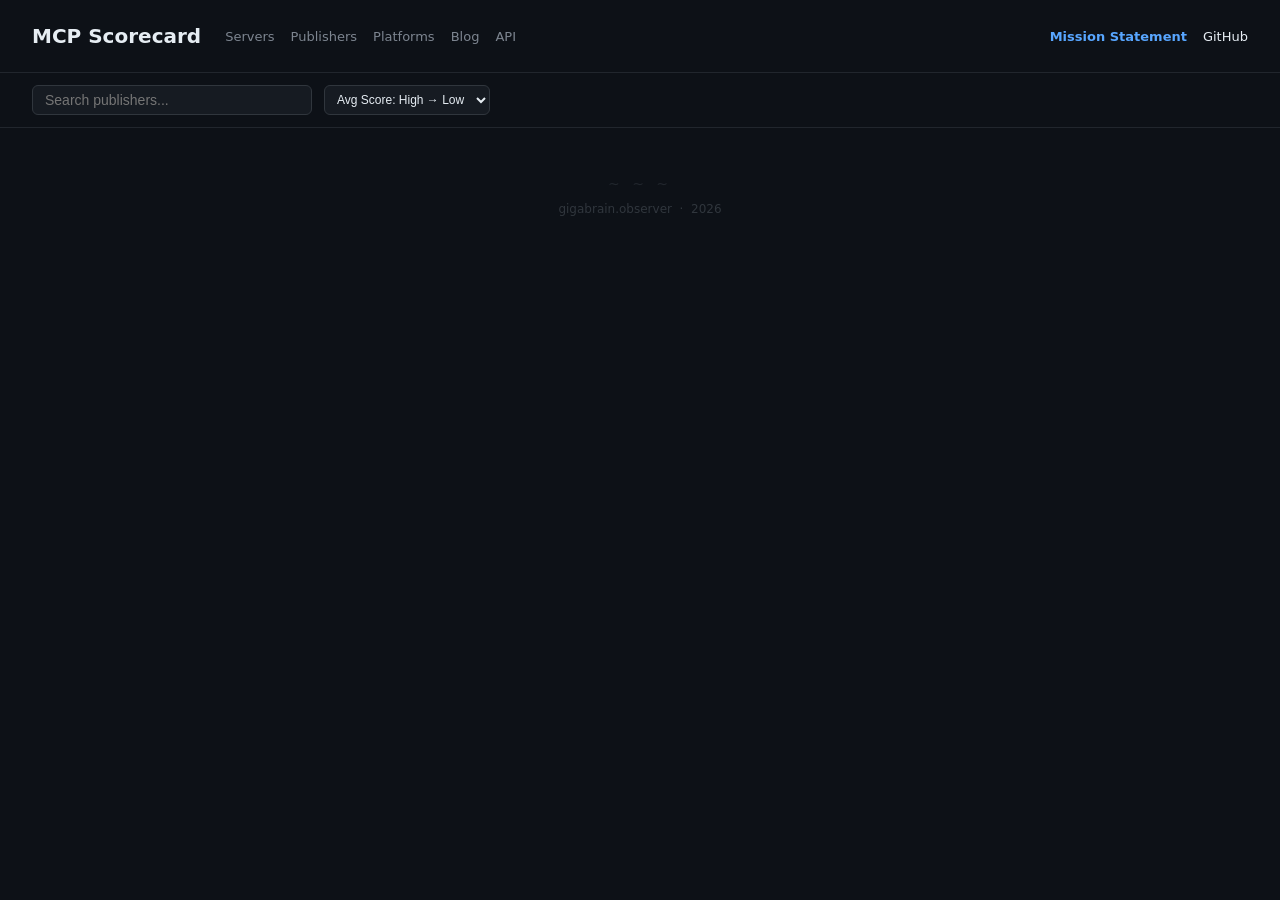
<file: publishers.html>
<!DOCTYPE html>
<html lang="en">
<head>
<meta charset="UTF-8">
<meta name="viewport" content="width=device-width, initial-scale=1.0">
<title>Publishers — MCP Scorecard</title>
<meta name="description" content="Browse MCP server publishers. See trust scores, server counts, and flags for every namespace in the MCP registry.">
<meta property="og:title" content="Publishers — MCP Scorecard">
<meta property="og:description" content="Browse MCP server publishers. See trust scores, server counts, and flags for every namespace in the MCP registry.">
<meta property="og:type" content="website">
<meta property="og:url" content="https://mcp-scorecard.ai/publishers.html">
<meta name="twitter:card" content="summary">
<meta name="twitter:title" content="Publishers — MCP Scorecard">
<meta name="twitter:description" content="Browse MCP server publishers. See trust scores, server counts, and flags for every namespace.">
<link rel="icon" type="image/svg+xml" href="favicon.svg">
<style>
  * { margin: 0; padding: 0; box-sizing: border-box; }
  body { font-family: -apple-system, BlinkMacSystemFont, 'Segoe UI', system-ui, sans-serif; background: #0d1117; color: #e6edf3; }

  .header { padding: 24px 32px; border-bottom: 1px solid #21262d; display: flex; align-items: center; gap: 24px; flex-wrap: wrap; }
  .header h1 { font-size: 20px; font-weight: 600; white-space: nowrap; }
  .header h1 a { color: #e6edf3; text-decoration: none; }
  .header h1 a:hover { color: #58a6ff; }
  .header .nav { display: flex; gap: 16px; font-size: 13px; }
  .header .nav a { color: #7d8590; text-decoration: none; }
  .header .nav a:hover { color: #58a6ff; }
  .header .meta { font-size: 13px; color: #7d8590; display: flex; gap: 16px; margin-left: auto; align-items: center; }
  .header .meta a:hover { text-decoration: underline; }

  .controls { padding: 12px 32px; border-bottom: 1px solid #21262d; display: flex; gap: 12px; align-items: center; flex-wrap: wrap; }
  .search { background: #161b22; border: 1px solid #30363d; color: #e6edf3; padding: 6px 12px; border-radius: 6px; font-size: 14px; width: 280px; }
  .search:focus { outline: none; border-color: #58a6ff; }
  .sort-select { background: #161b22; border: 1px solid #30363d; color: #e6edf3; padding: 6px 8px; border-radius: 6px; font-size: 12px; }
  .count-label { font-size: 13px; color: #7d8590; margin-left: auto; }

  .list { display: flex; flex-direction: column; }

  .pub-row { display: flex; align-items: center; gap: 12px; padding: 8px 32px; border-bottom: 1px solid #21262d; cursor: pointer; text-decoration: none; }
  .pub-row:hover { background: #161b22; }
  .pub-name { font-size: 13px; font-weight: 600; color: #e6edf3; display: flex; align-items: center; gap: 6px; min-width: 0; overflow: hidden; text-overflow: ellipsis; white-space: nowrap; }
  .verified-badge { flex-shrink: 0; display: inline-flex; align-items: center; }

  .score-pill { padding: 2px 8px; border-radius: 4px; font-size: 12px; font-weight: 700; flex-shrink: 0; min-width: 32px; text-align: center; }
  .score-high { background: rgba(63,185,80,0.15); color: #3fb950; }
  .score-mod { background: rgba(88,166,255,0.15); color: #58a6ff; }
  .score-low { background: rgba(210,153,34,0.15); color: #d29922; }
  .score-vlow { background: rgba(248,81,73,0.15); color: #f85149; }
  .score-unk { background: rgba(110,118,129,0.15); color: #6e7681; }

  .pub-meta { display: flex; gap: 10px; font-size: 11px; color: #7d8590; flex-shrink: 0; }
  .pub-meta span { display: flex; align-items: center; gap: 2px; }
  .pub-meta .val { color: #8b949e; font-weight: 600; }

  .pub-servers { font-size: 11px; color: #7d8590; flex-shrink: 0; white-space: nowrap; }
  .pub-servers .val { color: #8b949e; font-weight: 600; }

  .pub-flags { display: flex; gap: 4px; flex-shrink: 0; }
  .pub-flag { font-size: 10px; padding: 1px 6px; border-radius: 3px; font-weight: 700; white-space: nowrap; }
  .pub-flag-critical { background: rgba(248,81,73,0.18); color: #f85149; }
  .pub-flag-warning { background: rgba(210,153,34,0.18); color: #d29922; }

  .pub-chevron { color: #484f58; font-size: 10px; flex-shrink: 0; }

  .footer { padding: 32px 32px 24px; text-align: center; margin-top: 16px; }
  .footer-squig { color: #21262d; font-size: 14px; letter-spacing: 4px; margin-bottom: 10px; }
  .footer-text { font-size: 12px; color: #30363d; }
  .footer-text a { color: #30363d; text-decoration: none; }
  .footer-text a:hover { color: #58a6ff; }
</style>
<script src="js/supabase.js"></script>
</head>
<body>

<div class="header">
  <h1><a href="./">MCP Scorecard</a></h1>
  <div class="nav">
    <a href="./">Servers</a>
    <a href="publishers.html">Publishers</a>
    <a href="platforms.html">Platforms</a>
    <a href="blog.html">Blog</a>
    <a href="api.html">API</a>
  </div>
  <div class="meta">
    <a href="about.html" style="color:#58a6ff;font-weight:600;text-decoration:none;">Mission Statement</a>
    <a href="https://github.com/gigabrainobserver/mcp-scorecard" style="color:#e6edf3;text-decoration:none;">GitHub</a>
  </div>
</div>

<div class="controls">
  <input type="text" class="search" id="search" placeholder="Search publishers...">
  <select class="sort-select" id="sort">
    <option value="score-desc">Avg Score: High &rarr; Low</option>
    <option value="score-asc">Avg Score: Low &rarr; High</option>
    <option value="name-asc">Name: A &rarr; Z</option>
    <option value="servers-desc">Most Servers</option>
    <option value="stars-desc">Most Stars</option>
  </select>
  <span class="count-label" id="count-label"></span>
</div>

<div class="list" id="list"></div>

<div class="footer">
  <div class="footer-squig">~ ~ ~</div>
  <div class="footer-text"><a href="https://gigabrain.observer">gigabrain.observer</a> &nbsp;&middot;&nbsp; <a href="privacy.html">2026</a></div>
</div>

<script>
const FLAG_SEV = {
  'DEAD_ENTRY':'critical','NO_SOURCE':'critical','SENSITIVE_CRED_REQUEST':'critical',
  'HIGH_SECRET_DEMAND':'warning','STAGING_ARTIFACT':'warning','REPO_ARCHIVED':'warning',
  'TEMPLATE_DESCRIPTION':'info','DESCRIPTION_DUPLICATE':'info',
};

function scoreClass(s) {
  if (s >= 80) return 'high';
  if (s >= 60) return 'mod';
  if (s >= 40) return 'low';
  if (s >= 20) return 'vlow';
  return 'unk';
}

function fmtNum(n) {
  if (n >= 1000000) return (n / 1000000).toFixed(1) + 'M';
  if (n >= 1000) return (n / 1000).toFixed(1) + 'k';
  return String(n);
}

let allPubs = [];

function render() {
  const q = document.getElementById('search').value.toLowerCase();
  const sort = document.getElementById('sort').value;

  let filtered = allPubs.filter(p => !q || p.ns.toLowerCase().includes(q));

  if (sort === 'score-desc') filtered.sort((a, b) => b.avgScore - a.avgScore);
  else if (sort === 'score-asc') filtered.sort((a, b) => a.avgScore - b.avgScore);
  else if (sort === 'name-asc') filtered.sort((a, b) => a.ns.localeCompare(b.ns));
  else if (sort === 'servers-desc') filtered.sort((a, b) => b.count - a.count || b.avgScore - a.avgScore);
  else if (sort === 'stars-desc') filtered.sort((a, b) => b.totalStars - a.totalStars);

  const verifiedSvg = `<span class="verified-badge" title="Verified Publisher"><svg width="14" height="14" viewBox="0 0 24 24" fill="none"><circle cx="12" cy="12" r="10" fill="#58a6ff"/><path d="M9 12l2 2 4-4" stroke="#0d1117" stroke-width="3.5" stroke-linecap="round" stroke-linejoin="round" fill="none"/><path d="M9 12l2 2 4-4" stroke="#fff" stroke-width="2.5" stroke-linecap="round" stroke-linejoin="round" fill="none"/></svg></span>`;

  document.getElementById('list').innerHTML = filtered.map(p => {
    const cls = scoreClass(p.avgScore);
    const topFlags = Object.entries(p.flags)
      .filter(([f]) => FLAG_SEV[f] === 'critical' || FLAG_SEV[f] === 'warning')
      .sort((a, b) => b[1] - a[1])
      .slice(0, 3)
      .map(([f, c]) => `<span class="pub-flag pub-flag-${FLAG_SEV[f]}">${c}</span>`)
      .join('');

    return `<a class="pub-row" href="publisher.html#${p.ns}">
      <span class="pub-chevron">&#9654;</span>
      <span class="score-pill score-${cls}">${p.avgScore}</span>
      <span class="pub-name">${p.ns}${p.verified ? verifiedSvg : ''}</span>
      <span class="pub-flags">${topFlags}</span>
      <span class="pub-servers"><span class="val">${p.count}</span> server${p.count !== 1 ? 's' : ''}</span>
      <span class="pub-meta">
        ${p.totalStars > 0 ? `<span>&#9733; <span class="val">${fmtNum(p.totalStars)}</span></span>` : ''}
      </span>
    </a>`;
  }).join('');

  document.getElementById('count-label').textContent = `${filtered.length} of ${allPubs.length} publishers`;
}

async function init() {
  const data = await fetchServers();

  // Group by namespace
  const nsMap = {};
  for (const [name, s] of Object.entries(data.servers)) {
    const ns = name.split('/')[0];
    if (!nsMap[ns]) nsMap[ns] = { ns, servers: [], verified: false, flags: {} };
    nsMap[ns].servers.push(s);
    if (s.verified_publisher) nsMap[ns].verified = true;
    for (const f of s.flags) nsMap[ns].flags[f] = (nsMap[ns].flags[f] || 0) + 1;
  }

  // Compute aggregates
  allPubs = Object.values(nsMap).map(p => {
    const scores = p.servers.map(s => s.trust_score);
    const stars = p.servers.reduce((sum, s) => sum + (s.badges?.popularity?.stars || 0), 0);
    return {
      ns: p.ns,
      count: p.servers.length,
      avgScore: Math.round(scores.reduce((a, b) => a + b, 0) / scores.length),
      totalStars: stars,
      verified: p.verified,
      flags: p.flags,
    };
  });

  // Default sort: score desc
  allPubs.sort((a, b) => b.avgScore - a.avgScore);

  document.getElementById('search').addEventListener('input', render);
  document.getElementById('sort').addEventListener('change', render);
  render();
}

init();
</script>
</body>
</html>
</file>
